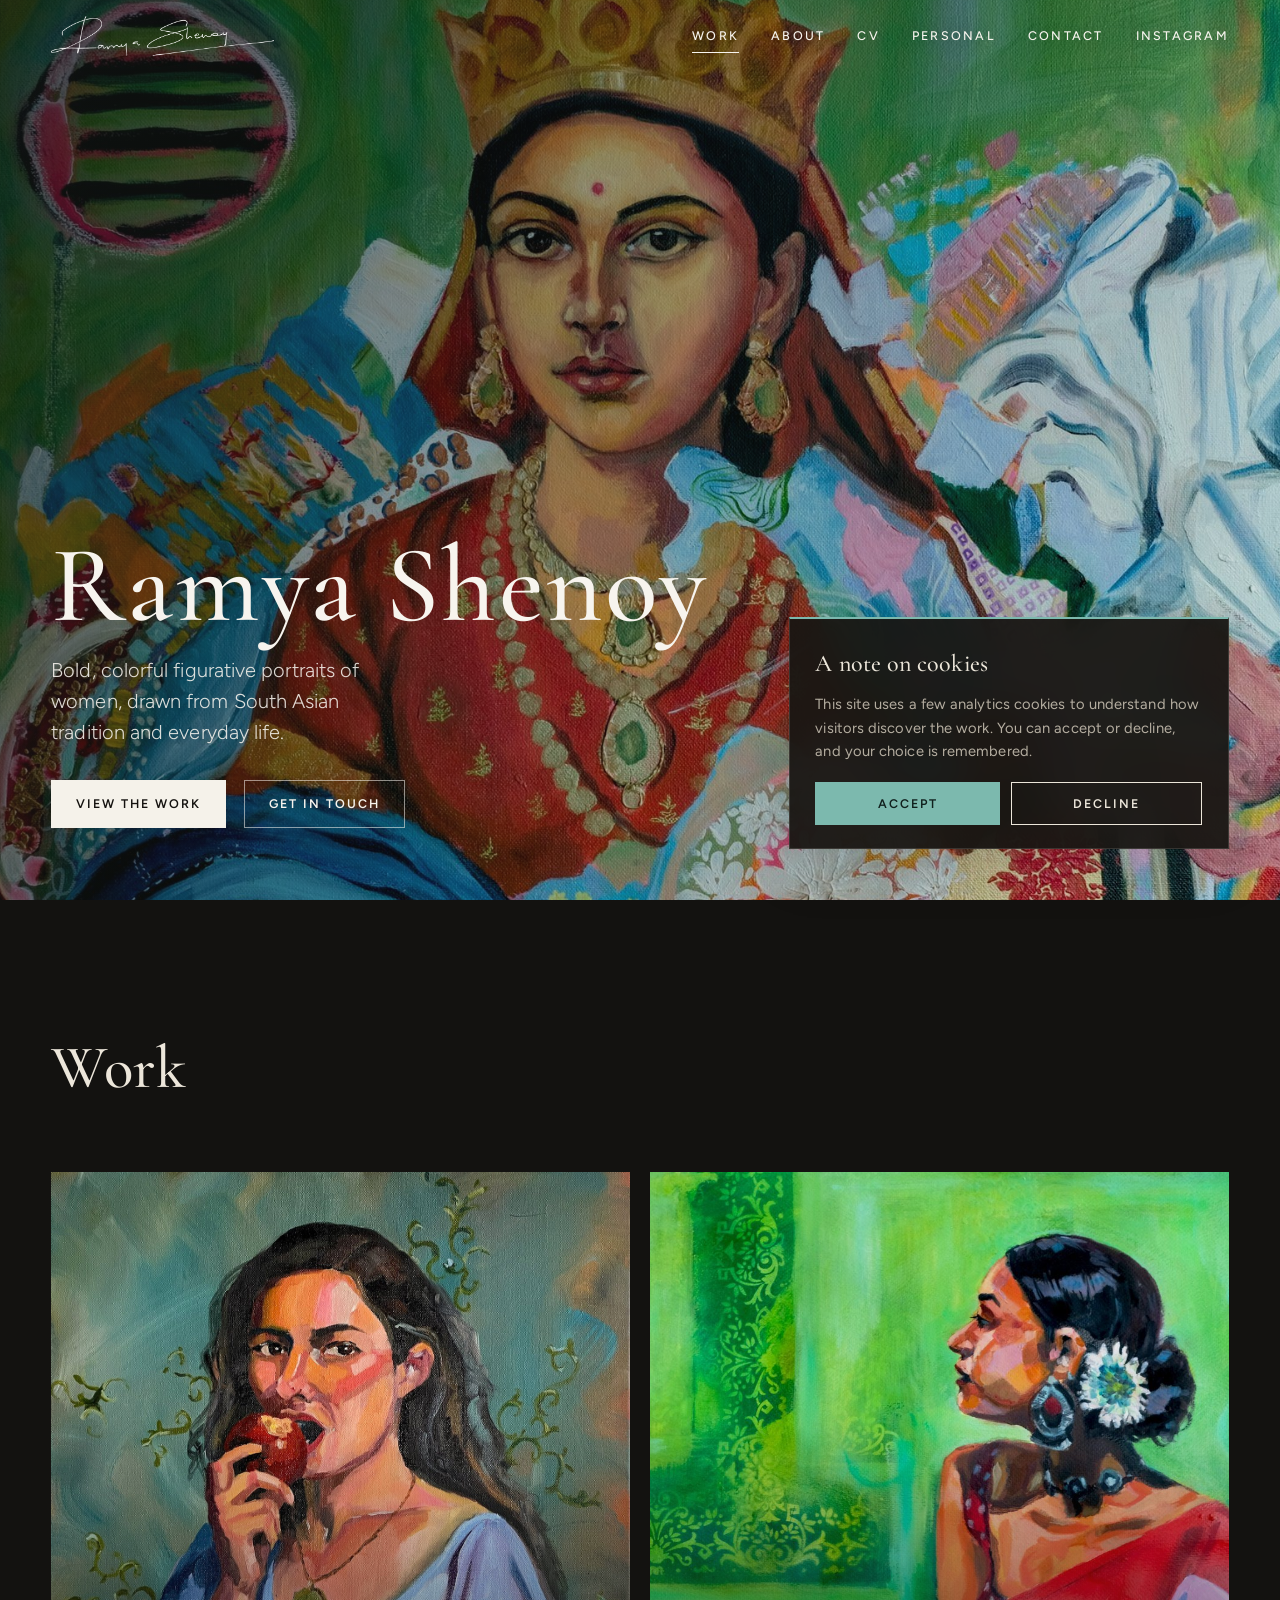
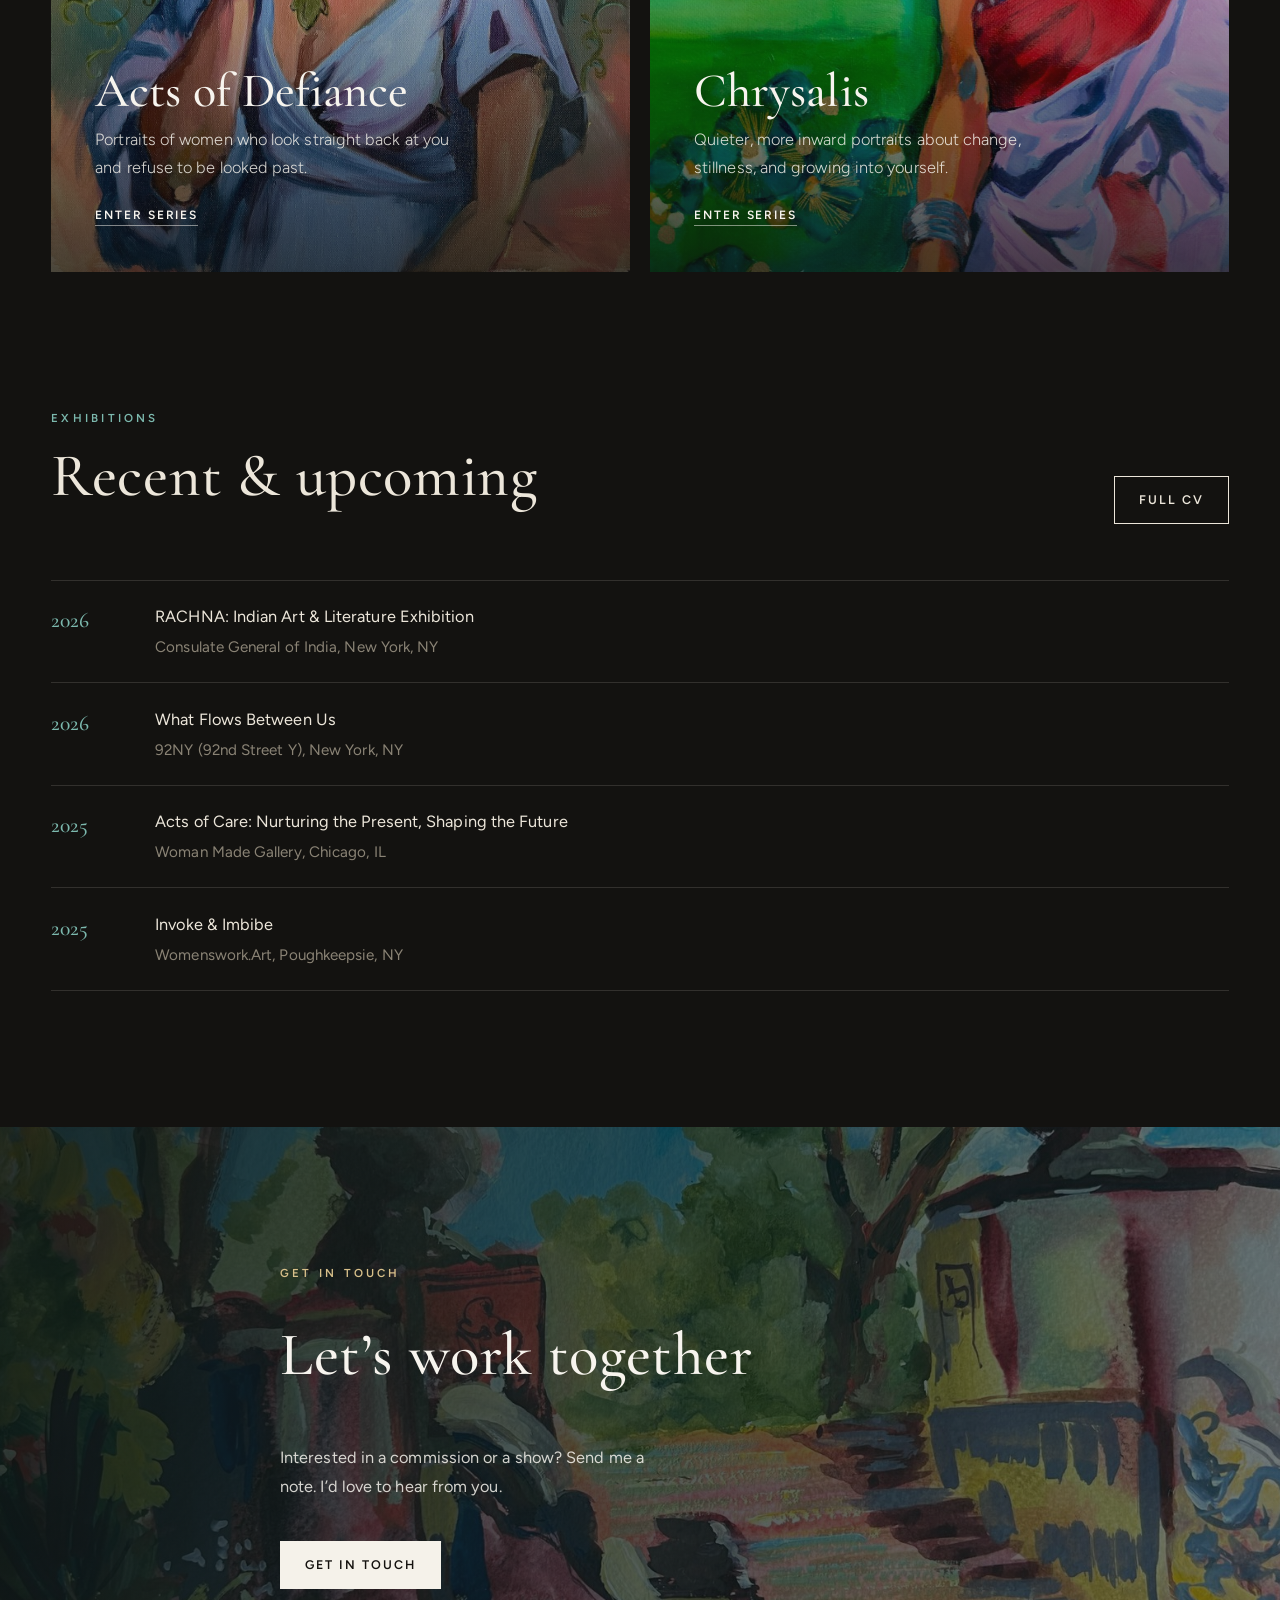
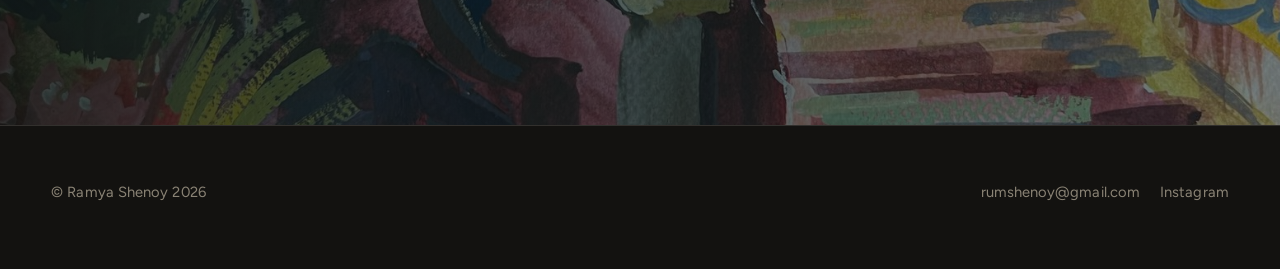
<file: index.html>
<!DOCTYPE html>
<html lang="en">
<head>
  <!-- Consent Mode defaults (must load before Google Tag Manager) -->
  <script>
    window.dataLayer = window.dataLayer || [];
    function gtag(){dataLayer.push(arguments);}
    gtag('consent', 'default', {
      ad_storage: 'denied',
      analytics_storage: 'denied',
      ad_user_data: 'denied',
      ad_personalization: 'denied',
      wait_for_update: 500
    });
  </script>
  <!-- Google Tag Manager -->
  <script>(function(w,d,s,l,i){w[l]=w[l]||[];w[l].push({'gtm.start':
  new Date().getTime(),event:'gtm.js'});var f=d.getElementsByTagName(s)[0],
  j=d.createElement(s),dl=l!='dataLayer'?'&l='+l:'';j.async=true;j.src=
  'https://www.googletagmanager.com/gtm.js?id='+i+dl;f.parentNode.insertBefore(j,f);
  })(window,document,'script','dataLayer','GTM-MD4LB9TM');</script>
  <!-- End Google Tag Manager -->

  <meta charset="utf-8"/>
  <meta name="viewport" content="width=device-width, initial-scale=1"/>
  <meta http-equiv="Content-Security-Policy" content="upgrade-insecure-requests">
  <title>Ramya Shenoy | Contemporary Figurative Painter</title>
  <meta name="description" content="Ramya Shenoy is a contemporary figurative painter exploring feminine defiance, cultural memory, and quiet transformation."/>
  <meta property="og:site_name" content="Ramya Shenoy"/>
  <meta property="og:type" content="website"/>
  <meta property="og:title" content="Ramya Shenoy | Contemporary Figurative Painter"/>
  <meta property="og:description" content="Bold, colorful figurative paintings of women, drawn from South Asian tradition and everyday life."/>
  <meta property="og:url" content="https://www.ramyashenoy.art/"/>
  <meta property="og:image" content="https://www.ramyashenoy.art/images/og-image.jpg"/>
  <meta property="og:image:width" content="1200"/>
  <meta property="og:image:height" content="630"/>
  <meta name="twitter:card" content="summary_large_image"/>
  <meta name="twitter:title" content="Ramya Shenoy | Contemporary Figurative Painter"/>
  <meta name="twitter:description" content="Bold, colorful figurative paintings of women, drawn from South Asian tradition and everyday life."/>
  <meta name="twitter:image" content="https://www.ramyashenoy.art/images/og-image.jpg"/>
  <link rel="canonical" href="https://www.ramyashenoy.art/"/>
  <link rel="icon" href="favicon.svg" type="image/svg+xml"/>
  <link rel="icon" href="favicon-32.png" sizes="32x32" type="image/png"/>
  <link rel="icon" href="favicon-16.png" sizes="16x16" type="image/png"/>
  <link rel="apple-touch-icon" href="apple-touch-icon.png"/>
  <link rel="stylesheet" href="style.css"/>
</head>
<body>
  <!-- Google Tag Manager (noscript) -->
  <noscript><iframe src="https://www.googletagmanager.com/ns.html?id=GTM-MD4LB9TM" height="0" width="0" style="display:none;visibility:hidden"></iframe></noscript>

  <header class="site-header is-over-hero">
    <a class="brand" href="index.html" aria-label="Ramya Shenoy home">
      <img class="brand-mark" src="images/signature.png" alt="Ramya Shenoy"/>
    </a>
    <button class="nav-toggle" type="button" aria-label="Open menu" aria-expanded="false">
      <span></span><span></span><span></span>
    </button>
    <nav class="site-nav" aria-label="Primary">
      <a class="nav-link" href="index.html" aria-current="page">Work</a>
      <a class="nav-link" href="about.html">About</a>
      <a class="nav-link" href="cv.html">CV</a>
      <a class="nav-link" href="personal.html">Personal</a>
      <a class="nav-link" href="contact.html">Contact</a>
      <a class="nav-link" href="https://www.instagram.com/ramyashenoy.art" target="_blank" rel="noopener">Instagram</a>
    </nav>
  </header>

  <main>
    <section class="hero">
      <div class="hero-media" aria-hidden="true">
        <img src="images/BecomingSovereign.jpg" alt=""/>
      </div>
      <div class="hero-scrim" aria-hidden="true"></div>
      <div class="hero-content">
        <h1 class="hero-brand">Ramya Shenoy</h1>
        <p class="hero-line">Bold, colorful figurative portraits of women, drawn from South Asian tradition and everyday life.</p>
        <div class="hero-actions">
          <a class="btn btn-primary" href="#series">View the work</a>
          <a class="btn btn-ghost" href="contact.html">Get in touch</a>
        </div>
      </div>
    </section>

    <section class="section" id="series">
      <div class="section-inner">
        <div class="section-head reveal">
          <h2 class="section-title">Work</h2>
        </div>

        <div class="series-grid">
          <a class="series-panel reveal" href="acts-of-defiance.html">
            <img src="images/I ate the apple and I liked it.jpg" alt="Acts of Defiance series cover"/>
            <div class="series-copy">
              <h3>Acts of Defiance</h3>
              <p>Portraits of women who look straight back at you and refuse to be looked past.</p>
              <span class="series-link">Enter series</span>
            </div>
          </a>
          <a class="series-panel reveal" href="chrysalis.html">
            <img src="images/chrysalis-cover.jpg" alt="Chrysalis series cover"/>
            <div class="series-copy">
              <h3>Chrysalis</h3>
              <p>Quieter, more inward portraits about change, stillness, and growing into yourself.</p>
              <span class="series-link">Enter series</span>
            </div>
          </a>
        </div>
      </div>
    </section>

    <section class="section" style="padding-top: 0;">
      <div class="section-inner reveal">
        <div class="section-head">
          <div>
            <p class="section-kicker">Exhibitions</p>
            <h2 class="section-title">Recent &amp; upcoming</h2>
          </div>
          <a class="btn btn-outline" href="cv.html">Full CV</a>
        </div>
        <ul class="exhibit-list">
          <li>
            <span class="exhibit-year">2026</span>
            <div>
              RACHNA: Indian Art &amp; Literature Exhibition
              <span class="exhibit-venue">Consulate General of India, New York, NY</span>
            </div>
          </li>
          <li>
            <span class="exhibit-year">2026</span>
            <div>
              <a href="https://www.92ny.org/culture-arts/school-of-the-arts/dance/m/what-flows-between-us-festival" target="_blank" rel="noopener">What Flows Between Us</a>
              <span class="exhibit-venue">92NY (92nd Street Y), New York, NY</span>
            </div>
          </li>
          <li>
            <span class="exhibit-year">2025</span>
            <div>
              <a href="https://womanmade.org/product-category/acts-of-care-nurturing-the-present-shaping-the-future/" target="_blank" rel="noopener">Acts of Care: Nurturing the Present, Shaping the Future</a>
              <span class="exhibit-venue">Woman Made Gallery, Chicago, IL</span>
            </div>
          </li>
          <li>
            <span class="exhibit-year">2025</span>
            <div>
              <a href="https://womenswork.art/upcoming-exhibits/" target="_blank" rel="noopener">Invoke &amp; Imbibe</a>
              <span class="exhibit-venue">Womenswork.Art, Poughkeepsie, NY</span>
            </div>
          </li>
        </ul>
      </div>
    </section>

    <section class="section contact-band">
      <div class="section-inner reveal">
        <p class="section-kicker">Get in touch</p>
        <h2 class="section-title">Let’s work together</h2>
        <p>Interested in a commission or a show? Send me a note. I’d love to hear from you.</p>
        <div>
          <a class="btn btn-primary" href="contact.html">Get in touch</a>
        </div>
      </div>
    </section>
  </main>

  <footer class="site-footer">
    <div class="footer-inner">
      <p>© Ramya Shenoy <span id="year">2026</span></p>
      <div class="footer-links">
        <a class="js-email" href="#">rumshenoy [at] gmail [dot] com</a>
        <a href="https://www.instagram.com/ramyashenoy.art" target="_blank" rel="noopener">Instagram</a>
      </div>
    </div>
  </footer>

  <script src="main.js"></script>
  <script>document.getElementById('year').textContent = new Date().getFullYear();</script>
</body>
</html>
</file>
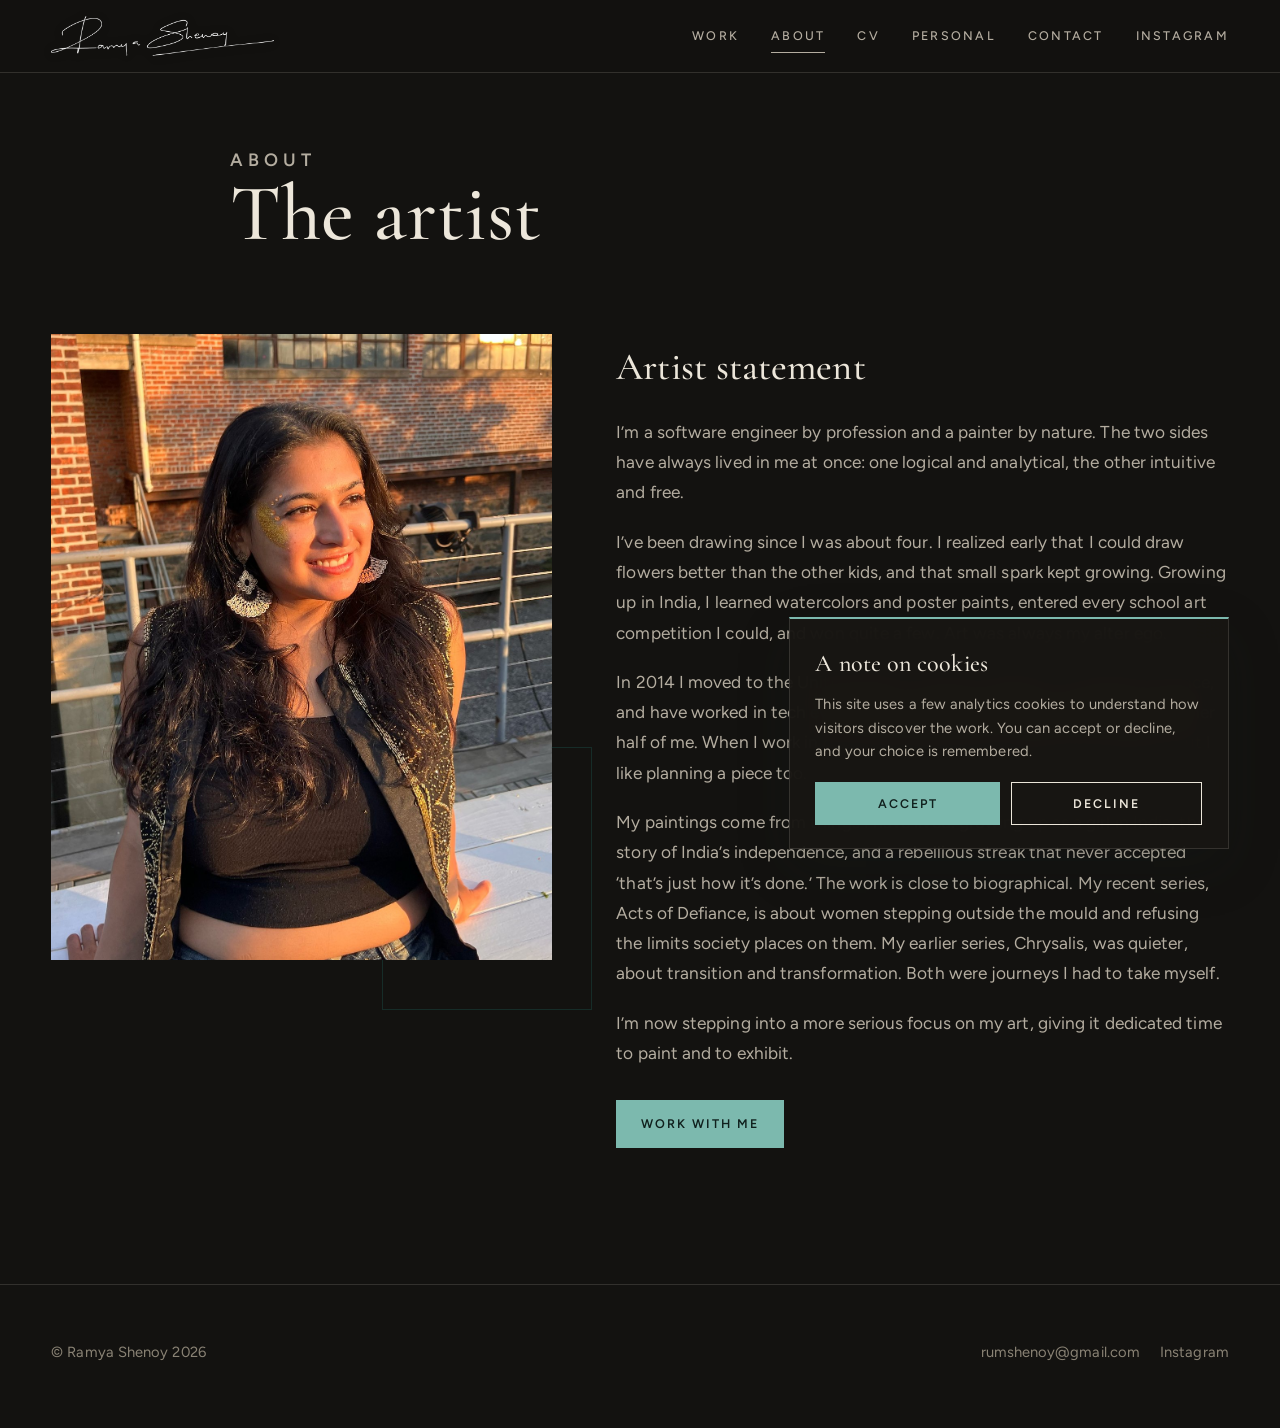
<file: about.html>
<!DOCTYPE html>
<html lang="en">
<head>
  <!-- Consent Mode defaults (must load before Google Tag Manager) -->
  <script>
    window.dataLayer = window.dataLayer || [];
    function gtag(){dataLayer.push(arguments);}
    gtag('consent', 'default', {
      ad_storage: 'denied',
      analytics_storage: 'denied',
      ad_user_data: 'denied',
      ad_personalization: 'denied',
      wait_for_update: 500
    });
  </script>
  <!-- Google Tag Manager -->
  <script>(function(w,d,s,l,i){w[l]=w[l]||[];w[l].push({'gtm.start':
  new Date().getTime(),event:'gtm.js'});var f=d.getElementsByTagName(s)[0],
  j=d.createElement(s),dl=l!='dataLayer'?'&l='+l:'';j.async=true;j.src=
  'https://www.googletagmanager.com/gtm.js?id='+i+dl;f.parentNode.insertBefore(j,f);
  })(window,document,'script','dataLayer','GTM-MD4LB9TM');</script>
  <!-- End Google Tag Manager -->

  <meta charset="utf-8"/>
  <meta name="viewport" content="width=device-width, initial-scale=1"/>
  <title>About | Ramya Shenoy</title>
  <meta name="description" content="Artist statement and biography of contemporary figurative painter Ramya Shenoy."/>
  <meta property="og:site_name" content="Ramya Shenoy"/>
  <meta property="og:type" content="website"/>
  <meta property="og:title" content="About | Ramya Shenoy"/>
  <meta property="og:description" content="Figurative painter and software engineer. The story behind the work, in her own words."/>
  <meta property="og:url" content="https://www.ramyashenoy.art/about.html"/>
  <meta property="og:image" content="https://www.ramyashenoy.art/images/og-image.jpg"/>
  <meta property="og:image:width" content="1200"/>
  <meta property="og:image:height" content="630"/>
  <meta name="twitter:card" content="summary_large_image"/>
  <meta name="twitter:title" content="About | Ramya Shenoy"/>
  <meta name="twitter:description" content="Figurative painter and software engineer. The story behind the work, in her own words."/>
  <meta name="twitter:image" content="https://www.ramyashenoy.art/images/og-image.jpg"/>
  <link rel="canonical" href="https://www.ramyashenoy.art/about.html"/>
  <link rel="icon" href="favicon.svg" type="image/svg+xml"/>
  <link rel="icon" href="favicon-32.png" sizes="32x32" type="image/png"/>
  <link rel="icon" href="favicon-16.png" sizes="16x16" type="image/png"/>
  <link rel="apple-touch-icon" href="apple-touch-icon.png"/>
  <link rel="stylesheet" href="style.css"/>
</head>
<body>
  <noscript><iframe src="https://www.googletagmanager.com/ns.html?id=GTM-MD4LB9TM" height="0" width="0" style="display:none;visibility:hidden"></iframe></noscript>

  <header class="site-header is-solid">
    <a class="brand" href="index.html" aria-label="Ramya Shenoy home">
      <img class="brand-mark" src="images/signature.png" alt="Ramya Shenoy"/>
    </a>
    <button class="nav-toggle" type="button" aria-label="Open menu" aria-expanded="false">
      <span></span><span></span><span></span>
    </button>
    <nav class="site-nav" aria-label="Primary">
      <a class="nav-link" href="index.html">Work</a>
      <a class="nav-link" href="about.html" aria-current="page">About</a>
      <a class="nav-link" href="cv.html">CV</a>
      <a class="nav-link" href="personal.html">Personal</a>
      <a class="nav-link" href="contact.html">Contact</a>
      <a class="nav-link" href="https://www.instagram.com/ramyashenoy.art" target="_blank" rel="noopener">Instagram</a>
    </nav>
  </header>

  <main>
    <section class="page-hero">
      <div class="section-inner reveal">
        <p class="section-kicker">About</p>
        <h1>The artist</h1>
      </div>
    </section>

    <section class="section" style="padding-top: 0;">
      <div class="section-inner about-layout">
        <div class="about-portrait reveal">
          <img src="images/bio.jpg" alt="Portrait of Ramya Shenoy"/>
        </div>
        <div class="about-copy reveal">
          <div class="statement">
            <h2>Artist statement</h2>
            <p>I’m a software engineer by profession and a painter by nature. The two sides have always lived in me at once: one logical and analytical, the other intuitive and free.</p>
            <p>I’ve been drawing since I was about four. I realized early that I could draw flowers better than the other kids, and that small spark kept growing. Growing up in India, I learned watercolors and poster paints, entered every school art competition I could, and won quite a few. Art was always my alter ego.</p>
            <p>In 2014 I moved to the United States, earned a master’s in computer science, and have worked in tech ever since, currently at Spotify. Painting is the other half of me. When I work in oils I lose track of time. I paint from intuition, but I like planning a piece too.</p>
            <p>My paintings come from things I have lived: growing up as a girl in India, the story of India’s independence, and a rebellious streak that never accepted ‘that’s just how it’s done.’ The work is close to biographical. My recent series, Acts of Defiance, is about women stepping outside the mould and refusing the limits society places on them. My earlier series, Chrysalis, was quieter, about transition and transformation. Both were journeys I had to take myself.</p>
            <p>I’m now stepping into a more serious focus on my art, giving it dedicated time to paint and to exhibit.</p>
          </div>

          <div style="margin-top: 2rem;">
            <a class="btn btn-solid" href="contact.html">Work with me</a>
          </div>
        </div>
      </div>
    </section>
  </main>

  <footer class="site-footer">
    <div class="footer-inner">
      <p>© Ramya Shenoy <span id="year">2026</span></p>
      <div class="footer-links">
        <a class="js-email" href="#">rumshenoy [at] gmail [dot] com</a>
        <a href="https://www.instagram.com/ramyashenoy.art" target="_blank" rel="noopener">Instagram</a>
      </div>
    </div>
  </footer>

  <script src="main.js"></script>
  <script>document.getElementById('year').textContent = new Date().getFullYear();</script>
</body>
</html>
</file>
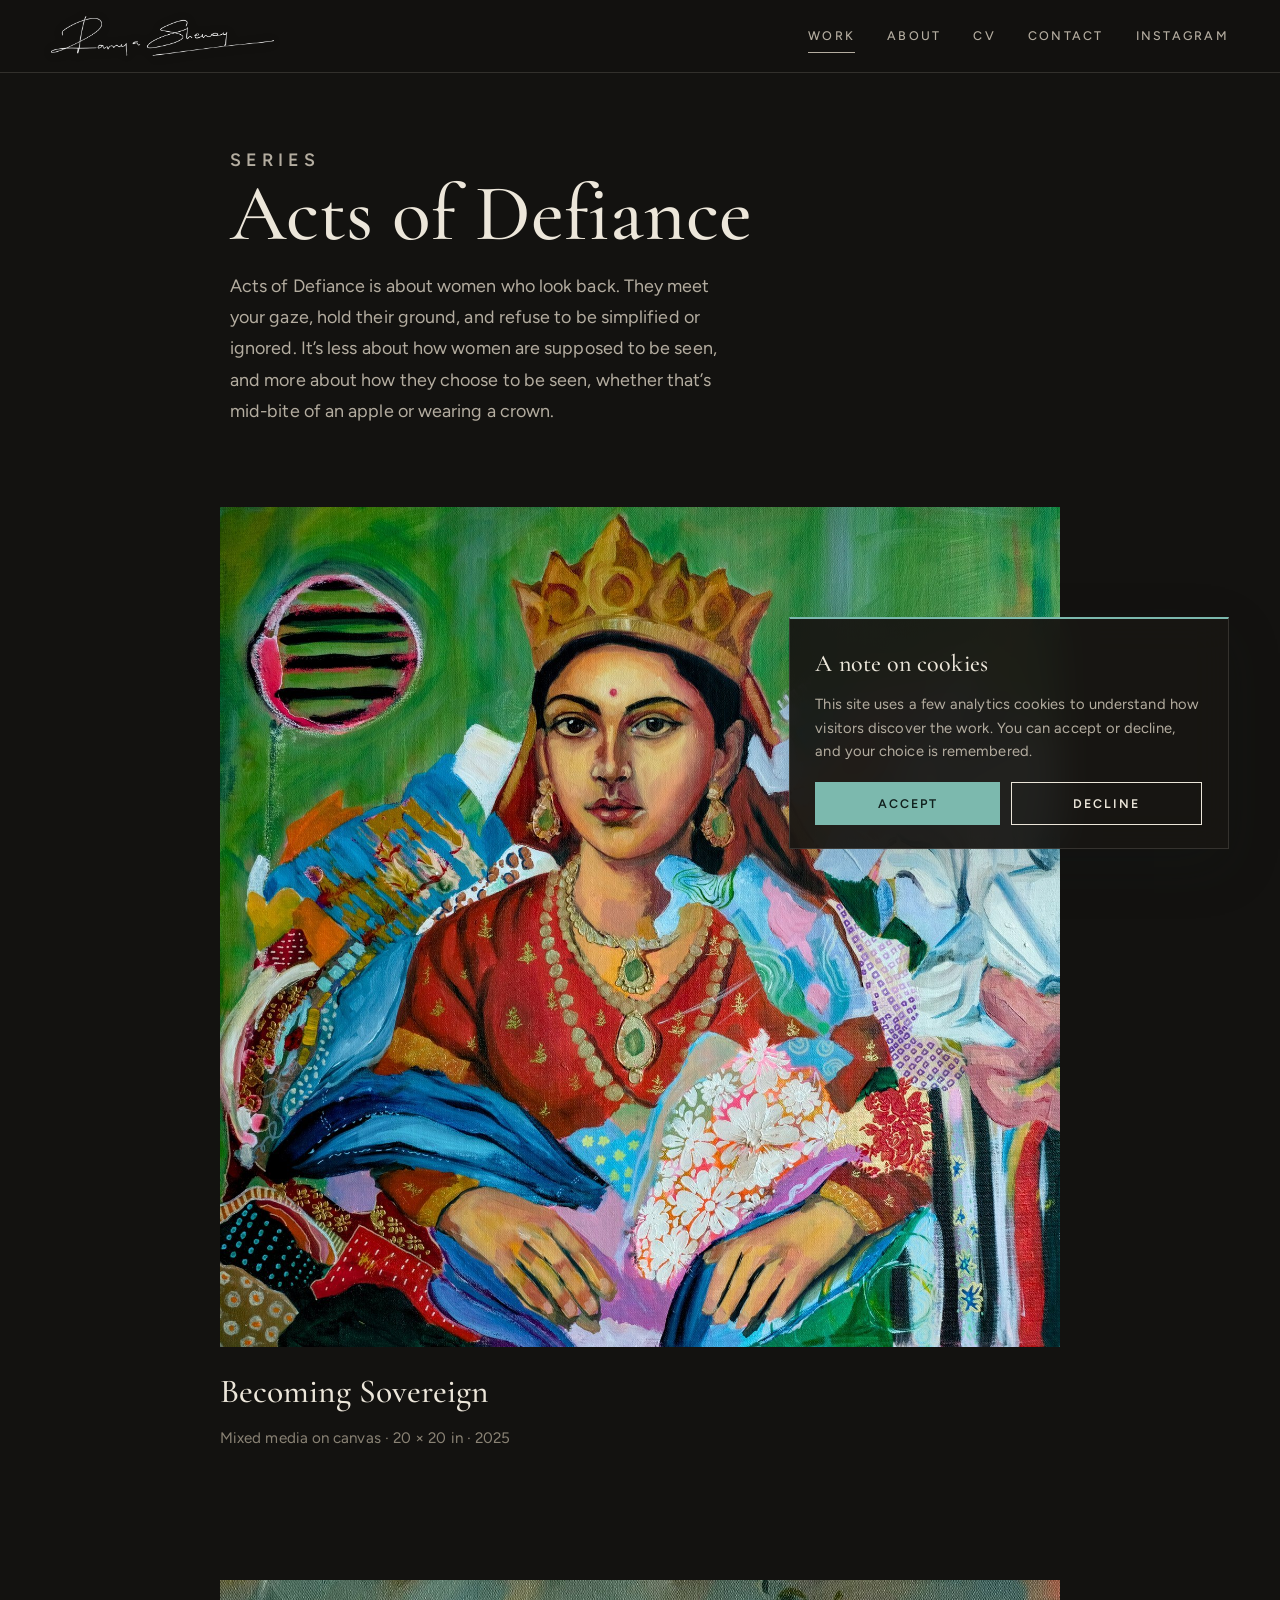
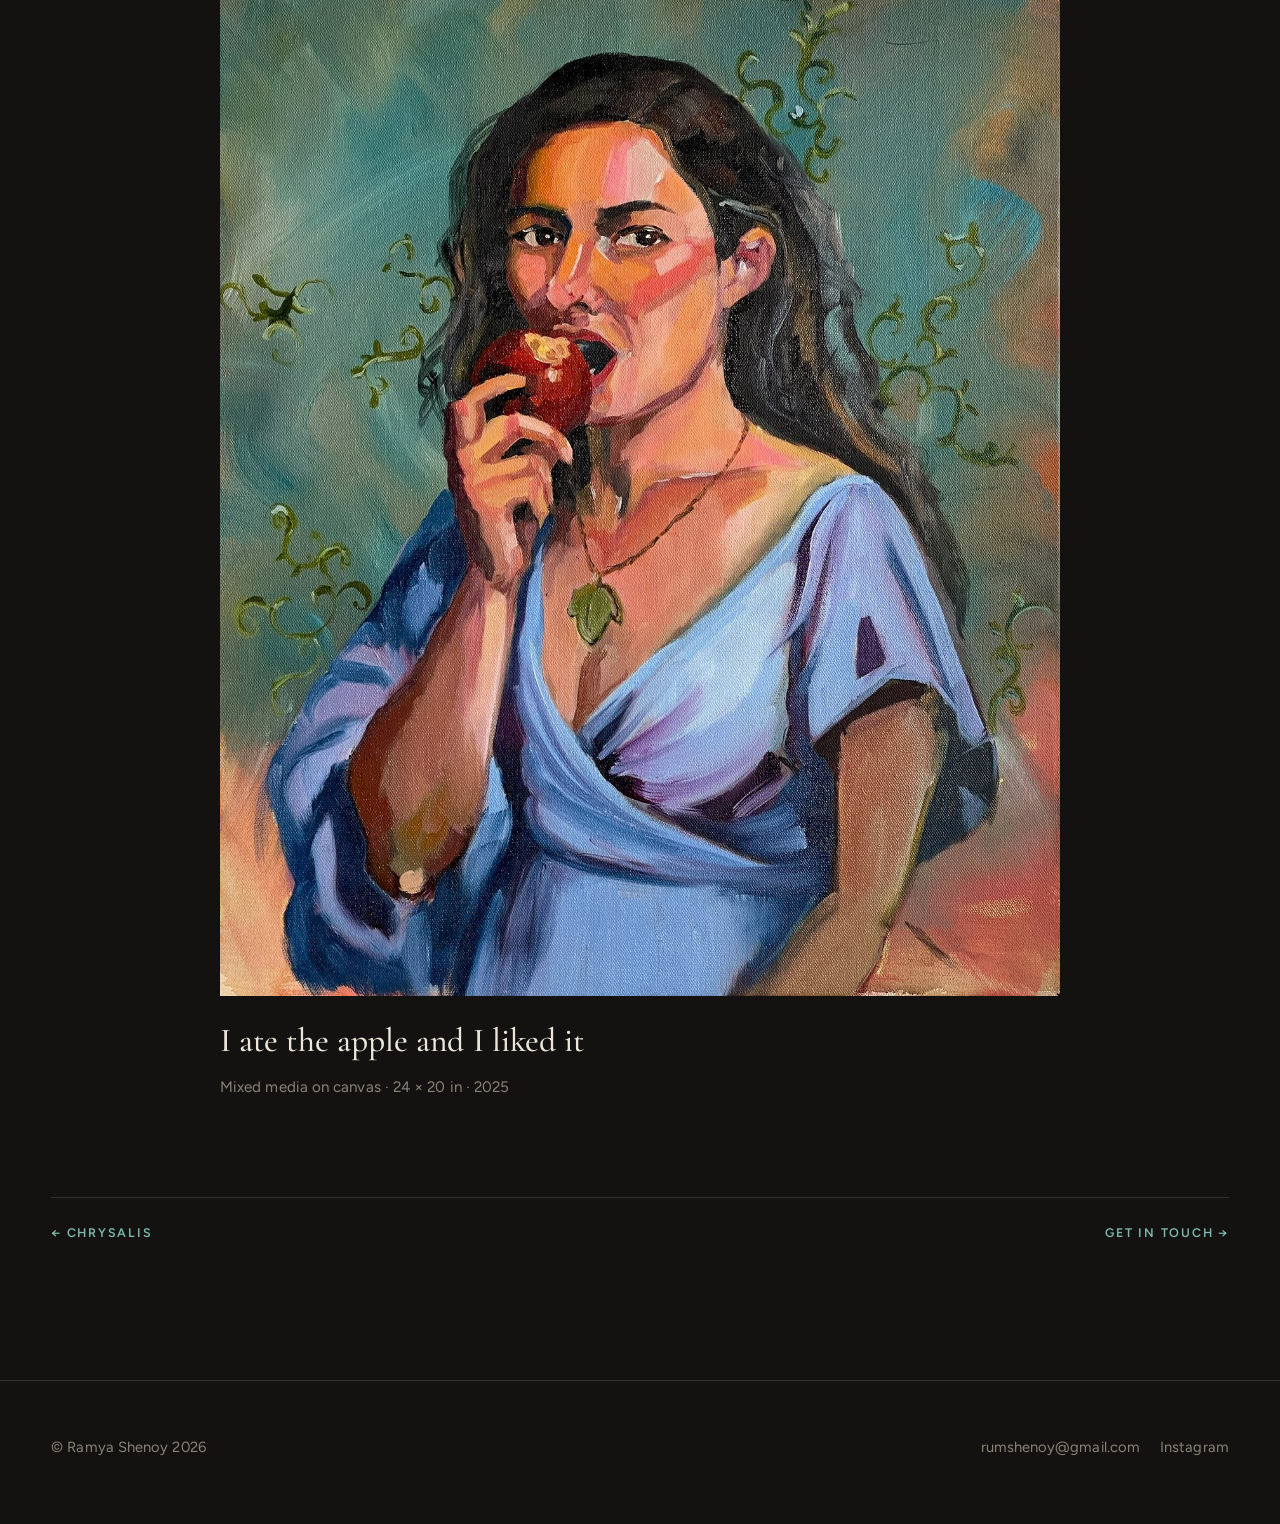
<file: acts-of-defiance.html>
<!DOCTYPE html>
<html lang="en">
<head>
  <!-- Consent Mode defaults (must load before Google Tag Manager) -->
  <script>
    window.dataLayer = window.dataLayer || [];
    function gtag(){dataLayer.push(arguments);}
    gtag('consent', 'default', {
      ad_storage: 'denied',
      analytics_storage: 'denied',
      ad_user_data: 'denied',
      ad_personalization: 'denied',
      wait_for_update: 500
    });
  </script>
  <!-- Google Tag Manager -->
  <script>(function(w,d,s,l,i){w[l]=w[l]||[];w[l].push({'gtm.start':
  new Date().getTime(),event:'gtm.js'});var f=d.getElementsByTagName(s)[0],
  j=d.createElement(s),dl=l!='dataLayer'?'&l='+l:'';j.async=true;j.src=
  'https://www.googletagmanager.com/gtm.js?id='+i+dl;f.parentNode.insertBefore(j,f);
  })(window,document,'script','dataLayer','GTM-MD4LB9TM');</script>
  <!-- End Google Tag Manager -->

  <meta charset="utf-8"/>
  <meta name="viewport" content="width=device-width, initial-scale=1"/>
  <title>Acts of Defiance | Ramya Shenoy</title>
  <meta name="description" content="Acts of Defiance: a portrait series on feminine agency and the right to be witnessed, by Ramya Shenoy."/>
  <meta property="og:site_name" content="Ramya Shenoy"/>
  <meta property="og:type" content="website"/>
  <meta property="og:title" content="Acts of Defiance | Ramya Shenoy"/>
  <meta property="og:description" content="Acts of Defiance: portraits of women who look back and refuse to be simplified."/>
  <meta property="og:url" content="https://www.ramyashenoy.art/acts-of-defiance.html"/>
  <meta property="og:image" content="https://www.ramyashenoy.art/images/og-image.jpg"/>
  <meta property="og:image:width" content="1200"/>
  <meta property="og:image:height" content="630"/>
  <meta name="twitter:card" content="summary_large_image"/>
  <meta name="twitter:title" content="Acts of Defiance | Ramya Shenoy"/>
  <meta name="twitter:description" content="Acts of Defiance: portraits of women who look back and refuse to be simplified."/>
  <meta name="twitter:image" content="https://www.ramyashenoy.art/images/og-image.jpg"/>
  <link rel="canonical" href="https://www.ramyashenoy.art/acts-of-defiance.html"/>
  <link rel="icon" href="favicon.svg" type="image/svg+xml"/>
  <link rel="icon" href="favicon-32.png" sizes="32x32" type="image/png"/>
  <link rel="icon" href="favicon-16.png" sizes="16x16" type="image/png"/>
  <link rel="apple-touch-icon" href="apple-touch-icon.png"/>
  <link rel="stylesheet" href="style.css"/>
</head>
<body>
  <noscript><iframe src="https://www.googletagmanager.com/ns.html?id=GTM-MD4LB9TM" height="0" width="0" style="display:none;visibility:hidden"></iframe></noscript>

  <header class="site-header is-solid">
    <a class="brand" href="index.html" aria-label="Ramya Shenoy home">
      <img class="brand-mark" src="images/signature.png" alt="Ramya Shenoy"/>
    </a>
    <button class="nav-toggle" type="button" aria-label="Open menu" aria-expanded="false">
      <span></span><span></span><span></span>
    </button>
    <nav class="site-nav" aria-label="Primary">
      <a class="nav-link" href="index.html" aria-current="page">Work</a>
      <a class="nav-link" href="about.html">About</a>
      <a class="nav-link" href="cv.html">CV</a>
      <a class="nav-link" href="contact.html">Contact</a>
      <a class="nav-link" href="https://www.instagram.com/ramyashenoy.art" target="_blank" rel="noopener">Instagram</a>
    </nav>
  </header>

  <main>
    <section class="page-hero">
      <div class="section-inner series-intro reveal">
        <p class="section-kicker">Series</p>
        <h1>Acts of Defiance</h1>
        <p>Acts of Defiance is about women who look back. They meet your gaze, hold their ground, and refuse to be simplified or ignored. It’s less about how women are supposed to be seen, and more about how they choose to be seen, whether that’s mid-bite of an apple or wearing a crown.</p>
      </div>
    </section>

    <section class="section" style="padding-top: 0;">
      <div class="artwork-stack">
        <figure class="artwork">
          <a
            class="artwork-link"
            href="images/BecomingSovereign.jpg"
            data-lightbox
            data-title="Becoming Sovereign. Mixed media on canvas, 20×20 in, 2025"
          >
            <img loading="lazy" src="images/BecomingSovereign.jpg" alt="Becoming Sovereign"/>
          </a>
          <figcaption>
            <h2>Becoming Sovereign</h2>
            <p>Mixed media on canvas · 20 × 20 in · 2025</p>
          </figcaption>
        </figure>

        <figure class="artwork">
          <a
            class="artwork-link"
            href="images/I ate the apple and I liked it.jpg"
            data-lightbox
            data-title="I ate the apple and I liked it. Mixed media on canvas, 24×20 in, 2025"
          >
            <img loading="lazy" src="images/I ate the apple and I liked it.jpg" alt="I ate the apple and I liked it"/>
          </a>
          <figcaption>
            <h2>I ate the apple and I liked it</h2>
            <p>Mixed media on canvas · 24 × 20 in · 2025</p>
          </figcaption>
        </figure>
      </div>

      <div class="section-inner">
        <div class="series-nav">
          <a href="chrysalis.html">← Chrysalis</a>
          <a href="contact.html">Get in touch →</a>
        </div>
      </div>
    </section>
  </main>

  <footer class="site-footer">
    <div class="footer-inner">
      <p>© Ramya Shenoy <span id="year">2026</span></p>
      <div class="footer-links">
        <a class="js-email" href="#">rumshenoy [at] gmail [dot] com</a>
        <a href="https://www.instagram.com/ramyashenoy.art" target="_blank" rel="noopener">Instagram</a>
      </div>
    </div>
  </footer>

  <script src="main.js"></script>
  <script>document.getElementById('year').textContent = new Date().getFullYear();</script>
</body>
</html>
</file>
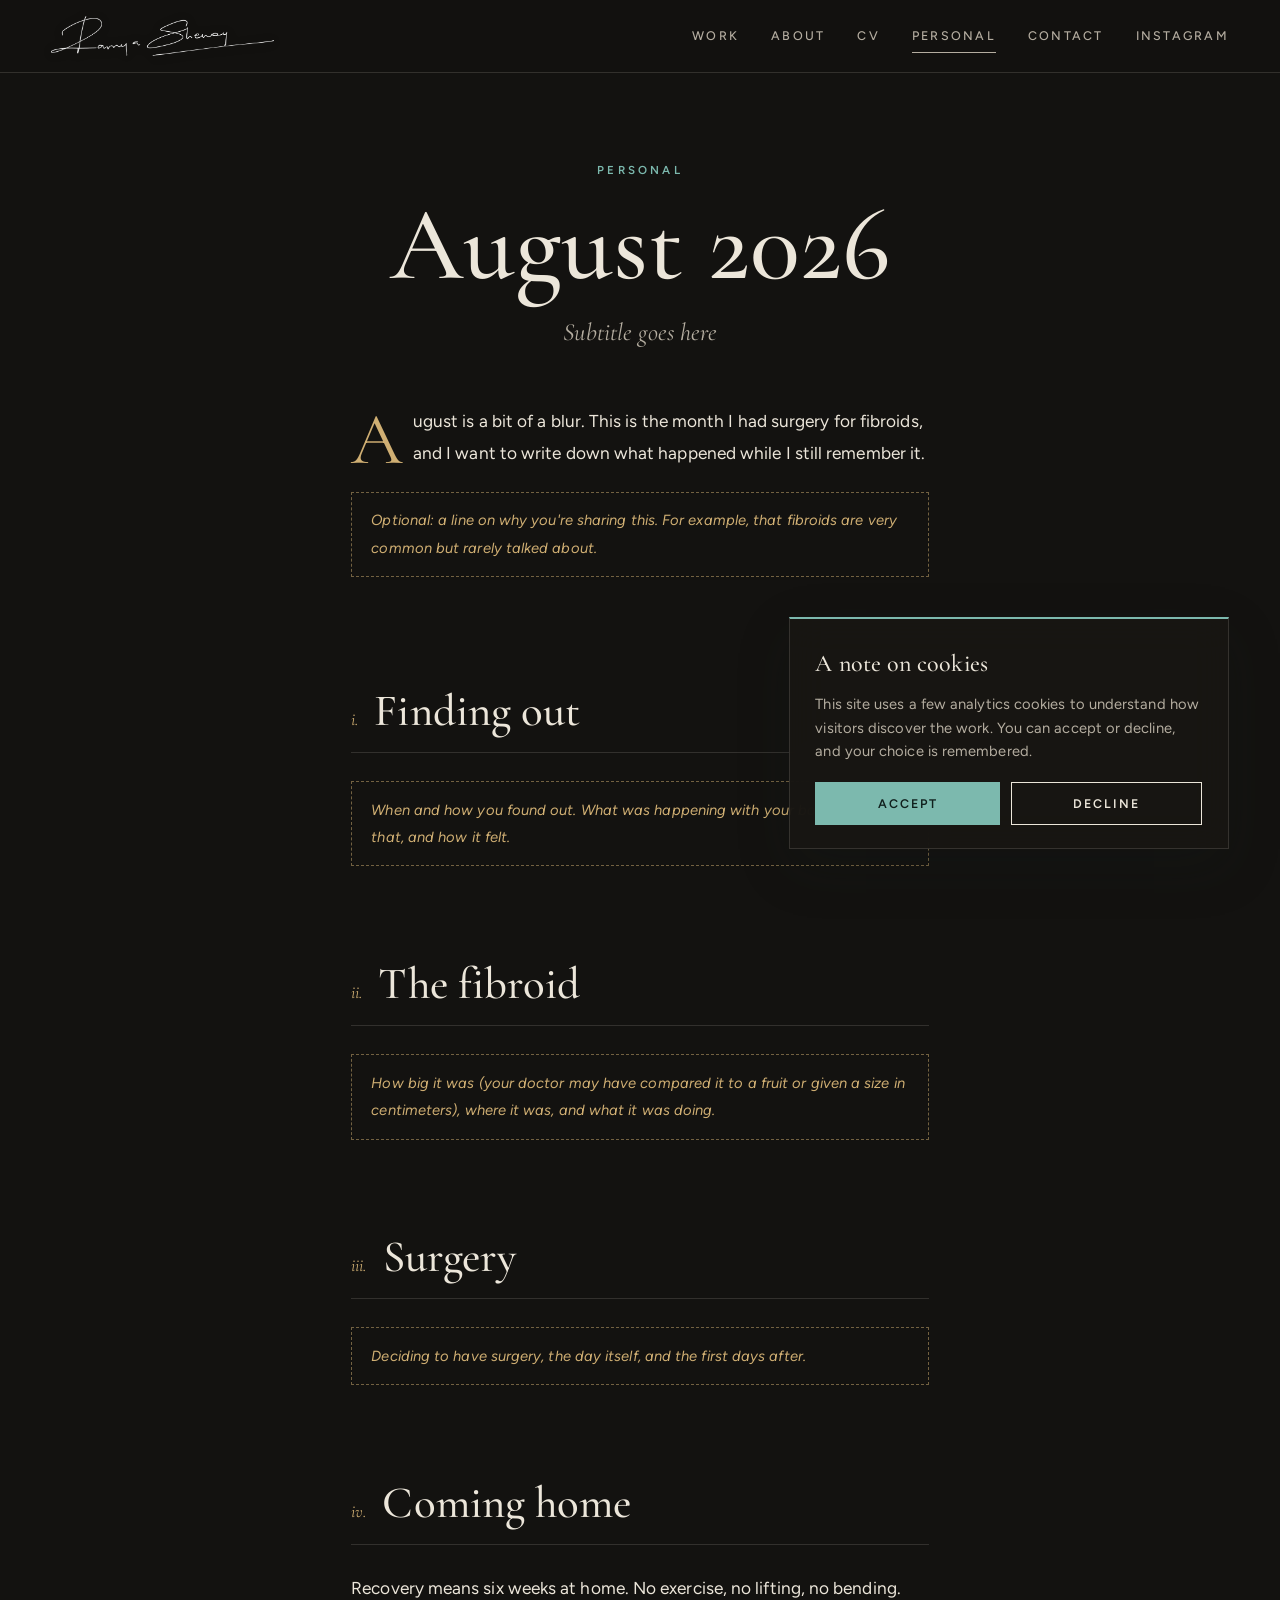
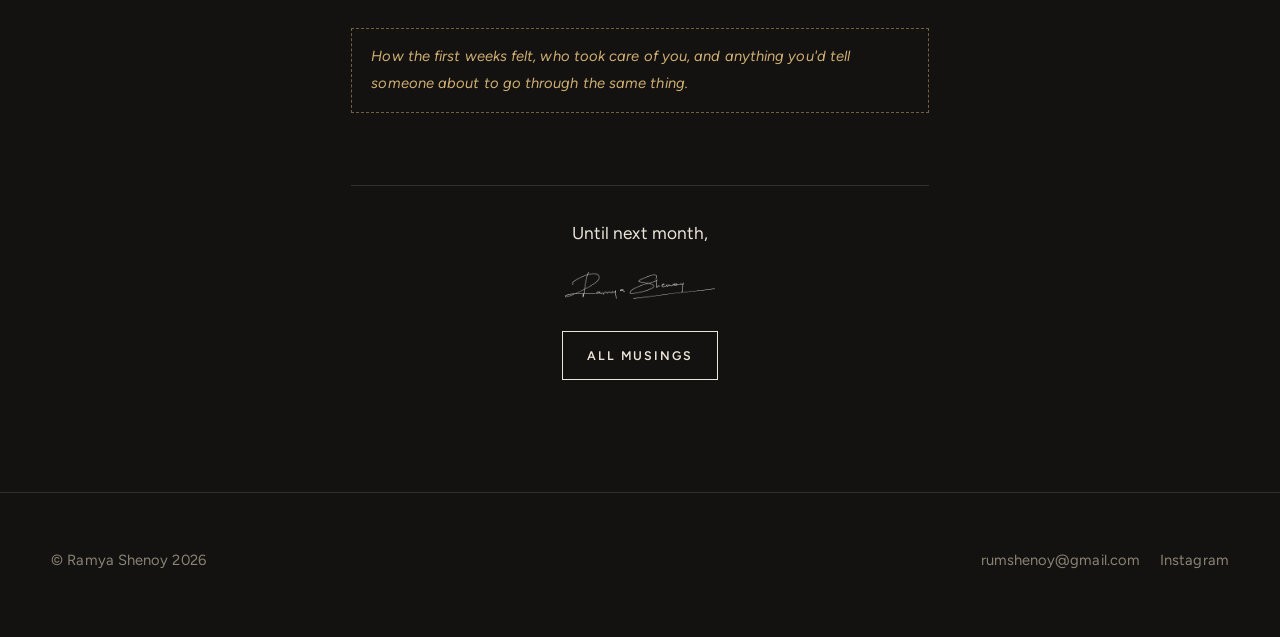
<file: august-2026.html>
<!DOCTYPE html>
<html lang="en">
<head>
  <!-- Consent Mode defaults (must load before Google Tag Manager) -->
  <script>
    window.dataLayer = window.dataLayer || [];
    function gtag(){dataLayer.push(arguments);}
    gtag('consent', 'default', {
      ad_storage: 'denied',
      analytics_storage: 'denied',
      ad_user_data: 'denied',
      ad_personalization: 'denied',
      wait_for_update: 500
    });
  </script>
  <!-- Google Tag Manager -->
  <script>(function(w,d,s,l,i){w[l]=w[l]||[];w[l].push({'gtm.start':
  new Date().getTime(),event:'gtm.js'});var f=d.getElementsByTagName(s)[0],
  j=d.createElement(s),dl=l!='dataLayer'?'&l='+l:'';j.async=true;j.src=
  'https://www.googletagmanager.com/gtm.js?id='+i+dl;f.parentNode.insertBefore(j,f);
  })(window,document,'script','dataLayer','GTM-MD4LB9TM');</script>
  <!-- End Google Tag Manager -->

  <meta charset="utf-8"/>
  <meta name="viewport" content="width=device-width, initial-scale=1"/>
  <title>August 2026 | Ramya Shenoy</title>
  <meta name="description" content="Fibroid surgery, and what August was like."/>
  <meta property="og:site_name" content="Ramya Shenoy"/>
  <meta property="og:type" content="article"/>
  <meta property="og:title" content="August 2026 | Ramya Shenoy"/>
  <meta property="og:description" content="Fibroid surgery, and what August was like."/>
  <meta property="og:url" content="https://www.ramyashenoy.art/august-2026.html"/>
  <meta property="og:image" content="https://www.ramyashenoy.art/images/og-image.jpg"/>
  <meta property="og:image:width" content="1200"/>
  <meta property="og:image:height" content="630"/>
  <meta name="twitter:card" content="summary_large_image"/>
  <meta name="twitter:title" content="August 2026 | Ramya Shenoy"/>
  <meta name="twitter:description" content="Fibroid surgery, and what August was like."/>
  <meta name="twitter:image" content="https://www.ramyashenoy.art/images/og-image.jpg"/>
  <link rel="canonical" href="https://www.ramyashenoy.art/august-2026.html"/>
  <link rel="icon" href="favicon.svg" type="image/svg+xml"/>
  <link rel="icon" href="favicon-32.png" sizes="32x32" type="image/png"/>
  <link rel="icon" href="favicon-16.png" sizes="16x16" type="image/png"/>
  <link rel="apple-touch-icon" href="apple-touch-icon.png"/>
  <link rel="stylesheet" href="style.css"/>
</head>
<body>
  <noscript><iframe src="https://www.googletagmanager.com/ns.html?id=GTM-MD4LB9TM" height="0" width="0" style="display:none;visibility:hidden"></iframe></noscript>

  <header class="site-header is-solid">
    <a class="brand" href="index.html" aria-label="Ramya Shenoy home">
      <img class="brand-mark" src="images/signature.png" alt="Ramya Shenoy"/>
    </a>
    <button class="nav-toggle" type="button" aria-label="Open menu" aria-expanded="false">
      <span></span><span></span><span></span>
    </button>
    <nav class="site-nav" aria-label="Primary">
      <a class="nav-link" href="index.html">Work</a>
      <a class="nav-link" href="about.html">About</a>
      <a class="nav-link" href="cv.html">CV</a>
      <a class="nav-link" href="personal.html" aria-current="page">Personal</a>
      <a class="nav-link" href="contact.html">Contact</a>
      <a class="nav-link" href="https://www.instagram.com/ramyashenoy.art" target="_blank" rel="noopener">Instagram</a>
    </nav>
  </header>

  <main>
    <header class="post-hero">
      <div class="reveal">
        <p class="section-kicker">Personal</p>
        <h1>August 2026</h1>
        <p class="post-dek">Subtitle goes here</p>
      </div>
    </header>

    <article class="post-body">
      <div class="post-preface reveal">
        <p>August is a bit of a blur. This is the month I had surgery for fibroids, and I want to write down what happened while I still remember it.</p>
        <p class="draft-note">Optional: a line on why you're sharing this. For example, that fibroids are very common but rarely talked about.</p>
      </div>

      <section class="post-section reveal">
        <div class="post-section-head">
          <span class="post-section-num">i.</span>
          <h2>Finding out</h2>
        </div>
        <p class="draft-note">When and how you found out. What was happening with your body before that, and how it felt.</p>
      </section>

      <section class="post-section reveal">
        <div class="post-section-head">
          <span class="post-section-num">ii.</span>
          <h2>The fibroid</h2>
        </div>
        <p class="draft-note">How big it was (your doctor may have compared it to a fruit or given a size in centimeters), where it was, and what it was doing.</p>
      </section>

      <section class="post-section reveal">
        <div class="post-section-head">
          <span class="post-section-num">iii.</span>
          <h2>Surgery</h2>
        </div>
        <p class="draft-note">Deciding to have surgery, the day itself, and the first days after.</p>
      </section>

      <section class="post-section reveal">
        <div class="post-section-head">
          <span class="post-section-num">iv.</span>
          <h2>Coming home</h2>
        </div>
        <p>Recovery means six weeks at home. No exercise, no lifting, no bending.</p>
        <p class="draft-note">How the first weeks felt, who took care of you, and anything you'd tell someone about to go through the same thing.</p>
      </section>

      <div class="post-signoff">
        <p>Until next month,</p>
        <img src="images/signature.png" alt="Ramya"/>
        <a class="btn btn-outline" href="personal.html">All musings</a>
      </div>
    </article>
  </main>

  <footer class="site-footer">
    <div class="footer-inner">
      <p>© Ramya Shenoy <span id="year">2026</span></p>
      <div class="footer-links">
        <a class="js-email" href="#">rumshenoy [at] gmail [dot] com</a>
        <a href="https://www.instagram.com/ramyashenoy.art" target="_blank" rel="noopener">Instagram</a>
      </div>
    </div>
  </footer>

  <script src="main.js"></script>
  <script>document.getElementById('year').textContent = new Date().getFullYear();</script>
</body>
</html>
</file>
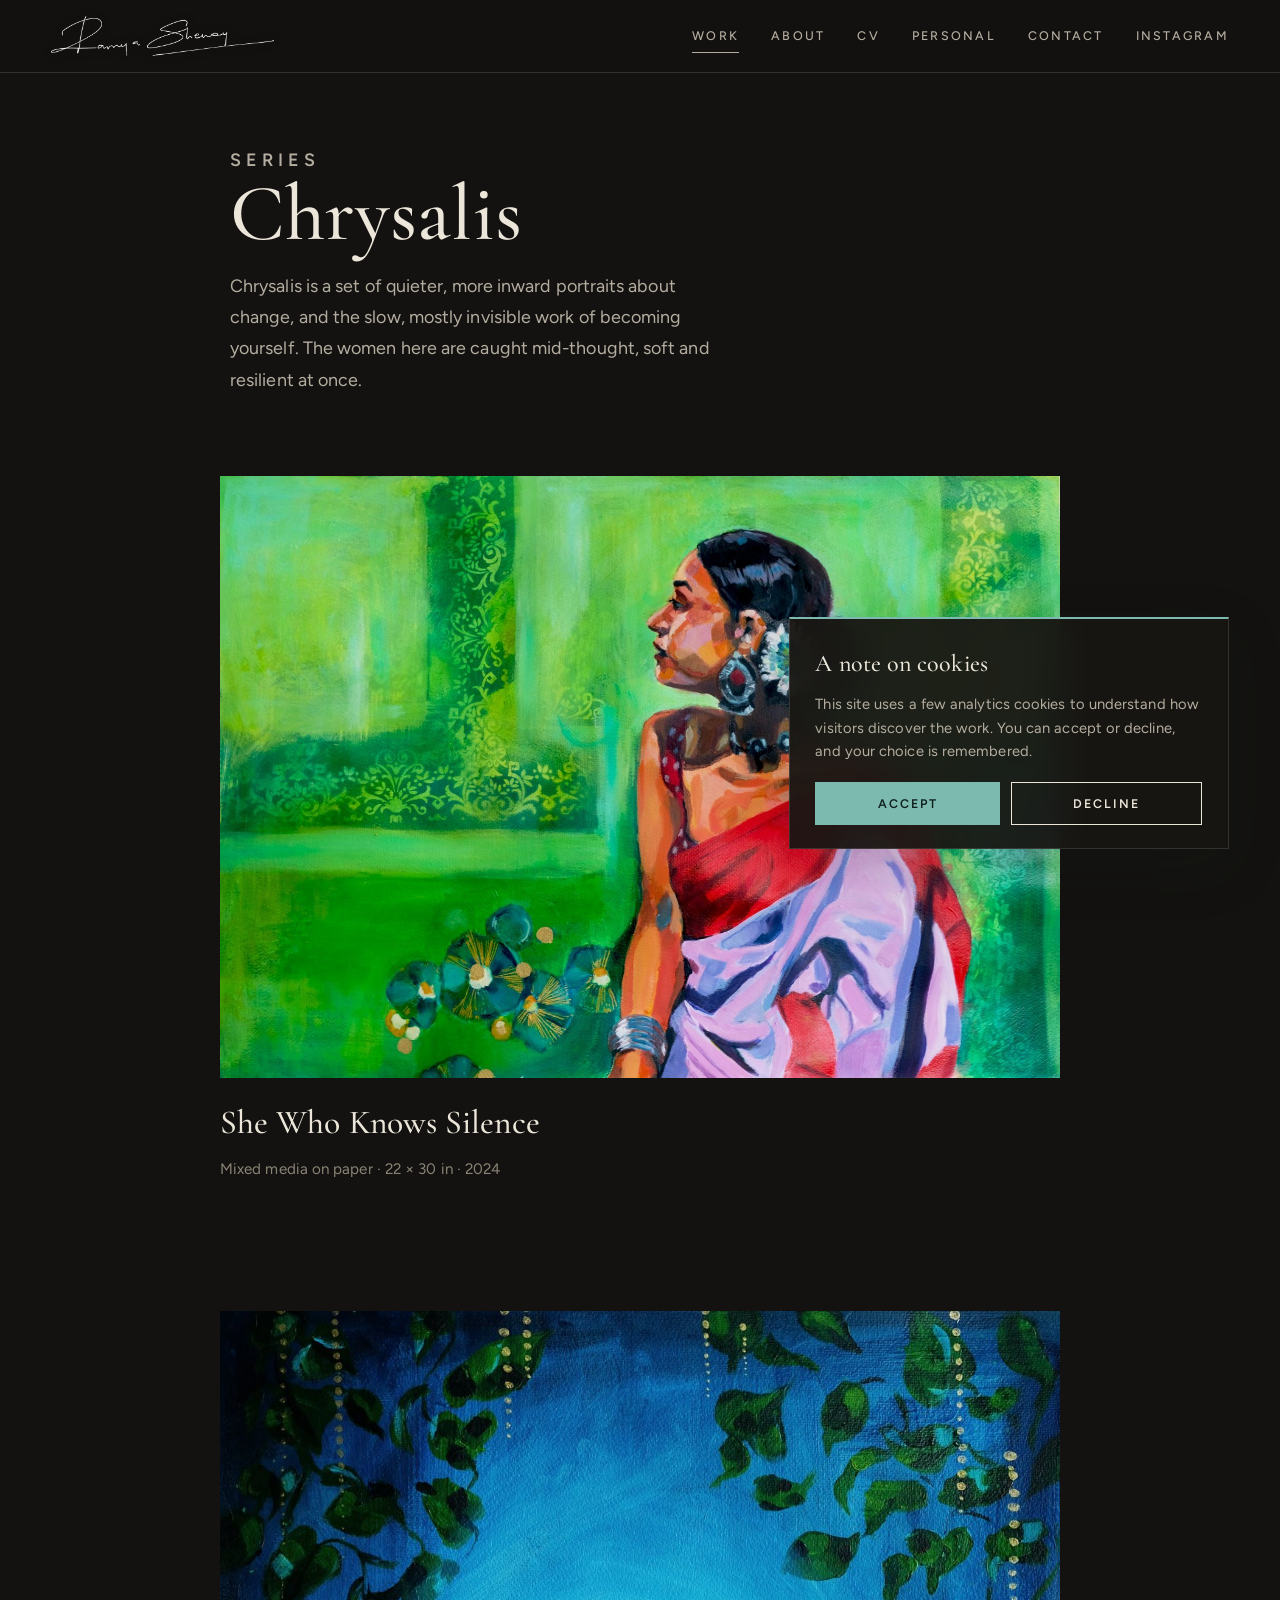
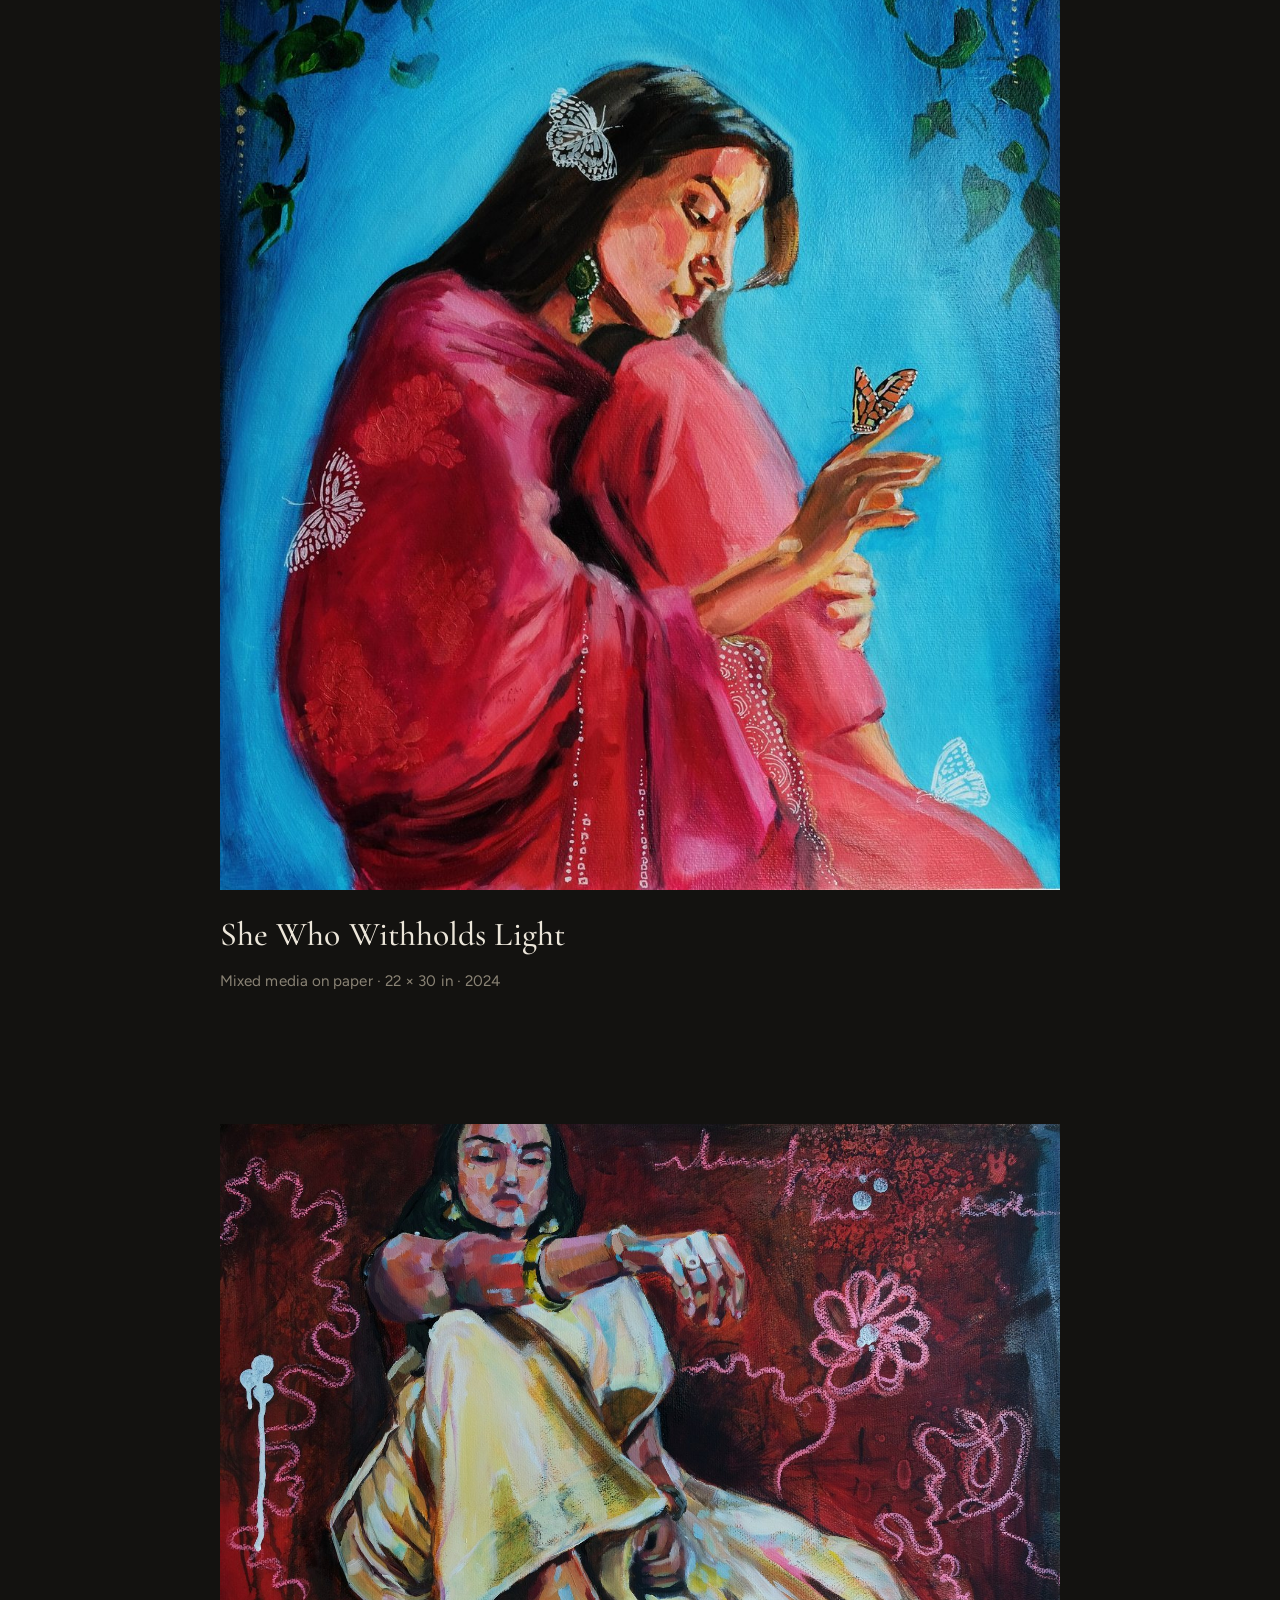
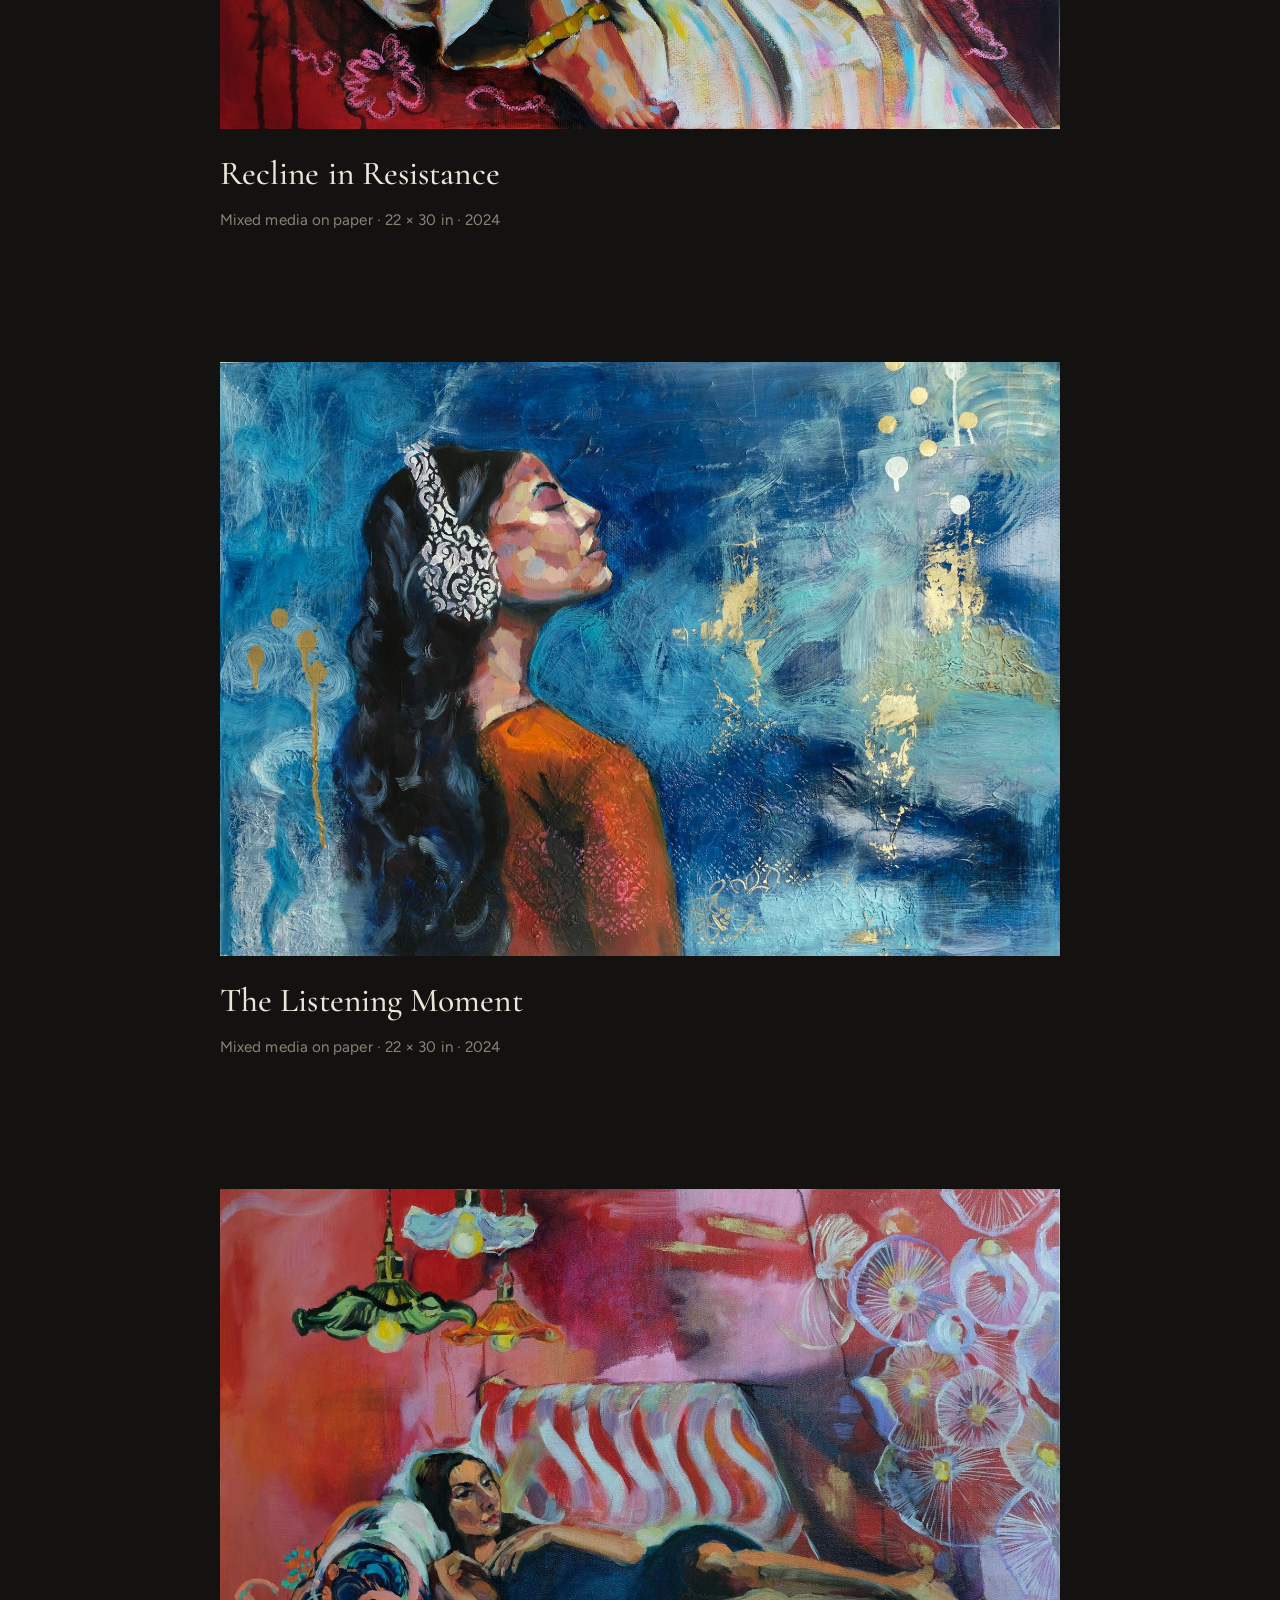
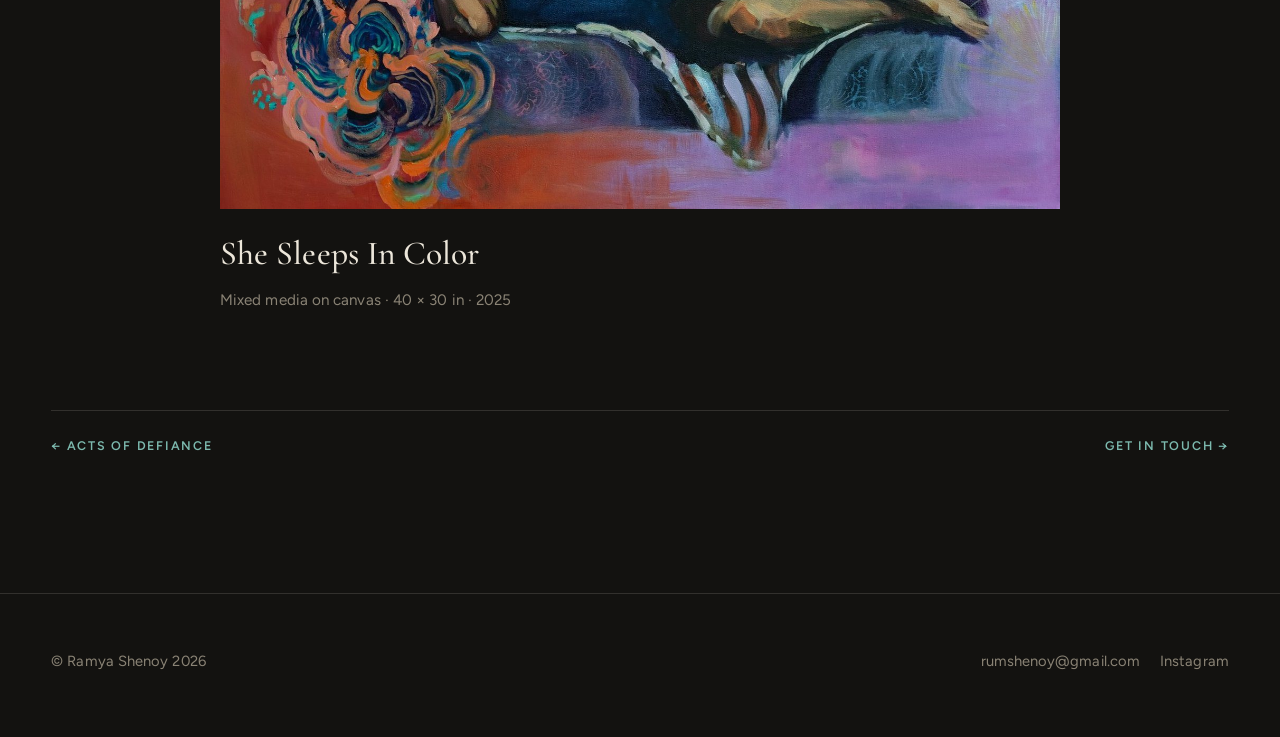
<file: chrysalis.html>
<!DOCTYPE html>
<html lang="en">
<head>
  <!-- Consent Mode defaults (must load before Google Tag Manager) -->
  <script>
    window.dataLayer = window.dataLayer || [];
    function gtag(){dataLayer.push(arguments);}
    gtag('consent', 'default', {
      ad_storage: 'denied',
      analytics_storage: 'denied',
      ad_user_data: 'denied',
      ad_personalization: 'denied',
      wait_for_update: 500
    });
  </script>
  <!-- Google Tag Manager -->
  <script>(function(w,d,s,l,i){w[l]=w[l]||[];w[l].push({'gtm.start':
  new Date().getTime(),event:'gtm.js'});var f=d.getElementsByTagName(s)[0],
  j=d.createElement(s),dl=l!='dataLayer'?'&l='+l:'';j.async=true;j.src=
  'https://www.googletagmanager.com/gtm.js?id='+i+dl;f.parentNode.insertBefore(j,f);
  })(window,document,'script','dataLayer','GTM-MD4LB9TM');</script>
  <!-- End Google Tag Manager -->

  <meta charset="utf-8"/>
  <meta name="viewport" content="width=device-width, initial-scale=1"/>
  <title>Chrysalis | Ramya Shenoy</title>
  <meta name="description" content="Chrysalis: a series of intimate portraits exploring transformation, softness, and resilience by Ramya Shenoy."/>
  <meta property="og:site_name" content="Ramya Shenoy"/>
  <meta property="og:type" content="website"/>
  <meta property="og:title" content="Chrysalis | Ramya Shenoy"/>
  <meta property="og:description" content="Chrysalis: a series of quiet, inward portraits about change and transformation."/>
  <meta property="og:url" content="https://www.ramyashenoy.art/chrysalis.html"/>
  <meta property="og:image" content="https://www.ramyashenoy.art/images/og-image.jpg"/>
  <meta property="og:image:width" content="1200"/>
  <meta property="og:image:height" content="630"/>
  <meta name="twitter:card" content="summary_large_image"/>
  <meta name="twitter:title" content="Chrysalis | Ramya Shenoy"/>
  <meta name="twitter:description" content="Chrysalis: a series of quiet, inward portraits about change and transformation."/>
  <meta name="twitter:image" content="https://www.ramyashenoy.art/images/og-image.jpg"/>
  <link rel="canonical" href="https://www.ramyashenoy.art/chrysalis.html"/>
  <link rel="icon" href="favicon.svg" type="image/svg+xml"/>
  <link rel="icon" href="favicon-32.png" sizes="32x32" type="image/png"/>
  <link rel="icon" href="favicon-16.png" sizes="16x16" type="image/png"/>
  <link rel="apple-touch-icon" href="apple-touch-icon.png"/>
  <link rel="stylesheet" href="style.css"/>
</head>
<body>
  <noscript><iframe src="https://www.googletagmanager.com/ns.html?id=GTM-MD4LB9TM" height="0" width="0" style="display:none;visibility:hidden"></iframe></noscript>

  <header class="site-header is-solid">
    <a class="brand" href="index.html" aria-label="Ramya Shenoy home">
      <img class="brand-mark" src="images/signature.png" alt="Ramya Shenoy"/>
    </a>
    <button class="nav-toggle" type="button" aria-label="Open menu" aria-expanded="false">
      <span></span><span></span><span></span>
    </button>
    <nav class="site-nav" aria-label="Primary">
      <a class="nav-link" href="index.html" aria-current="page">Work</a>
      <a class="nav-link" href="about.html">About</a>
      <a class="nav-link" href="cv.html">CV</a>
      <a class="nav-link" href="personal.html">Personal</a>
      <a class="nav-link" href="contact.html">Contact</a>
      <a class="nav-link" href="https://www.instagram.com/ramyashenoy.art" target="_blank" rel="noopener">Instagram</a>
    </nav>
  </header>

  <main>
    <section class="page-hero">
      <div class="section-inner series-intro reveal">
        <p class="section-kicker">Series</p>
        <h1>Chrysalis</h1>
        <p>Chrysalis is a set of quieter, more inward portraits about change, and the slow, mostly invisible work of becoming yourself. The women here are caught mid-thought, soft and resilient at once.</p>
      </div>
    </section>

    <section class="section" style="padding-top: 0;">
      <div class="artwork-stack">
        <figure class="artwork">
          <a
            class="artwork-link"
            href="images/she-who-knows-silence.jpg"
            data-lightbox
            data-title="She Who Knows Silence. Mixed media on paper, 22×30 in, 2024"
          >
            <img loading="lazy" src="images/she-who-knows-silence.jpg" alt="She Who Knows Silence"/>
          </a>
          <figcaption>
            <h2>She Who Knows Silence</h2>
            <p>Mixed media on paper · 22 × 30 in · 2024</p>
          </figcaption>
        </figure>

        <figure class="artwork">
          <a
            class="artwork-link"
            href="images/she-who-withholds-light.jpg"
            data-lightbox
            data-title="She Who Withholds Light. Mixed media on paper, 22×30 in, 2024"
          >
            <img loading="lazy" src="images/she-who-withholds-light.jpg" alt="She Who Withholds Light"/>
          </a>
          <figcaption>
            <h2>She Who Withholds Light</h2>
            <p>Mixed media on paper · 22 × 30 in · 2024</p>
          </figcaption>
        </figure>

        <figure class="artwork">
          <a
            class="artwork-link"
            href="images/recline-in-resistance.jpg"
            data-lightbox
            data-title="Recline in Resistance. Mixed media on paper, 22×30 in, 2024"
          >
            <img loading="lazy" src="images/recline-in-resistance.jpg" alt="Recline in Resistance"/>
          </a>
          <figcaption>
            <h2>Recline in Resistance</h2>
            <p>Mixed media on paper · 22 × 30 in · 2024</p>
          </figcaption>
        </figure>

        <figure class="artwork">
          <a
            class="artwork-link"
            href="images/the-listening-moment.jpg"
            data-lightbox
            data-title="The Listening Moment. Mixed media on paper, 22×30 in, 2024"
          >
            <img loading="lazy" src="images/the-listening-moment.jpg" alt="The Listening Moment"/>
          </a>
          <figcaption>
            <h2>The Listening Moment</h2>
            <p>Mixed media on paper · 22 × 30 in · 2024</p>
          </figcaption>
        </figure>

        <figure class="artwork">
          <a
            class="artwork-link"
            href="images/she-sleeps-in-color.jpg"
            data-lightbox
            data-title="She Sleeps In Color. Mixed media on canvas, 40×30 in, 2025"
          >
            <img loading="lazy" src="images/she-sleeps-in-color.jpg" alt="She Sleeps In Color"/>
          </a>
          <figcaption>
            <h2>She Sleeps In Color</h2>
            <p>Mixed media on canvas · 40 × 30 in · 2025</p>
          </figcaption>
        </figure>
      </div>

      <div class="section-inner">
        <div class="series-nav">
          <a href="acts-of-defiance.html">← Acts of Defiance</a>
          <a href="contact.html">Get in touch →</a>
        </div>
      </div>
    </section>
  </main>

  <footer class="site-footer">
    <div class="footer-inner">
      <p>© Ramya Shenoy <span id="year">2026</span></p>
      <div class="footer-links">
        <a class="js-email" href="#">rumshenoy [at] gmail [dot] com</a>
        <a href="https://www.instagram.com/ramyashenoy.art" target="_blank" rel="noopener">Instagram</a>
      </div>
    </div>
  </footer>

  <script src="main.js"></script>
  <script>document.getElementById('year').textContent = new Date().getFullYear();</script>
</body>
</html>
</file>
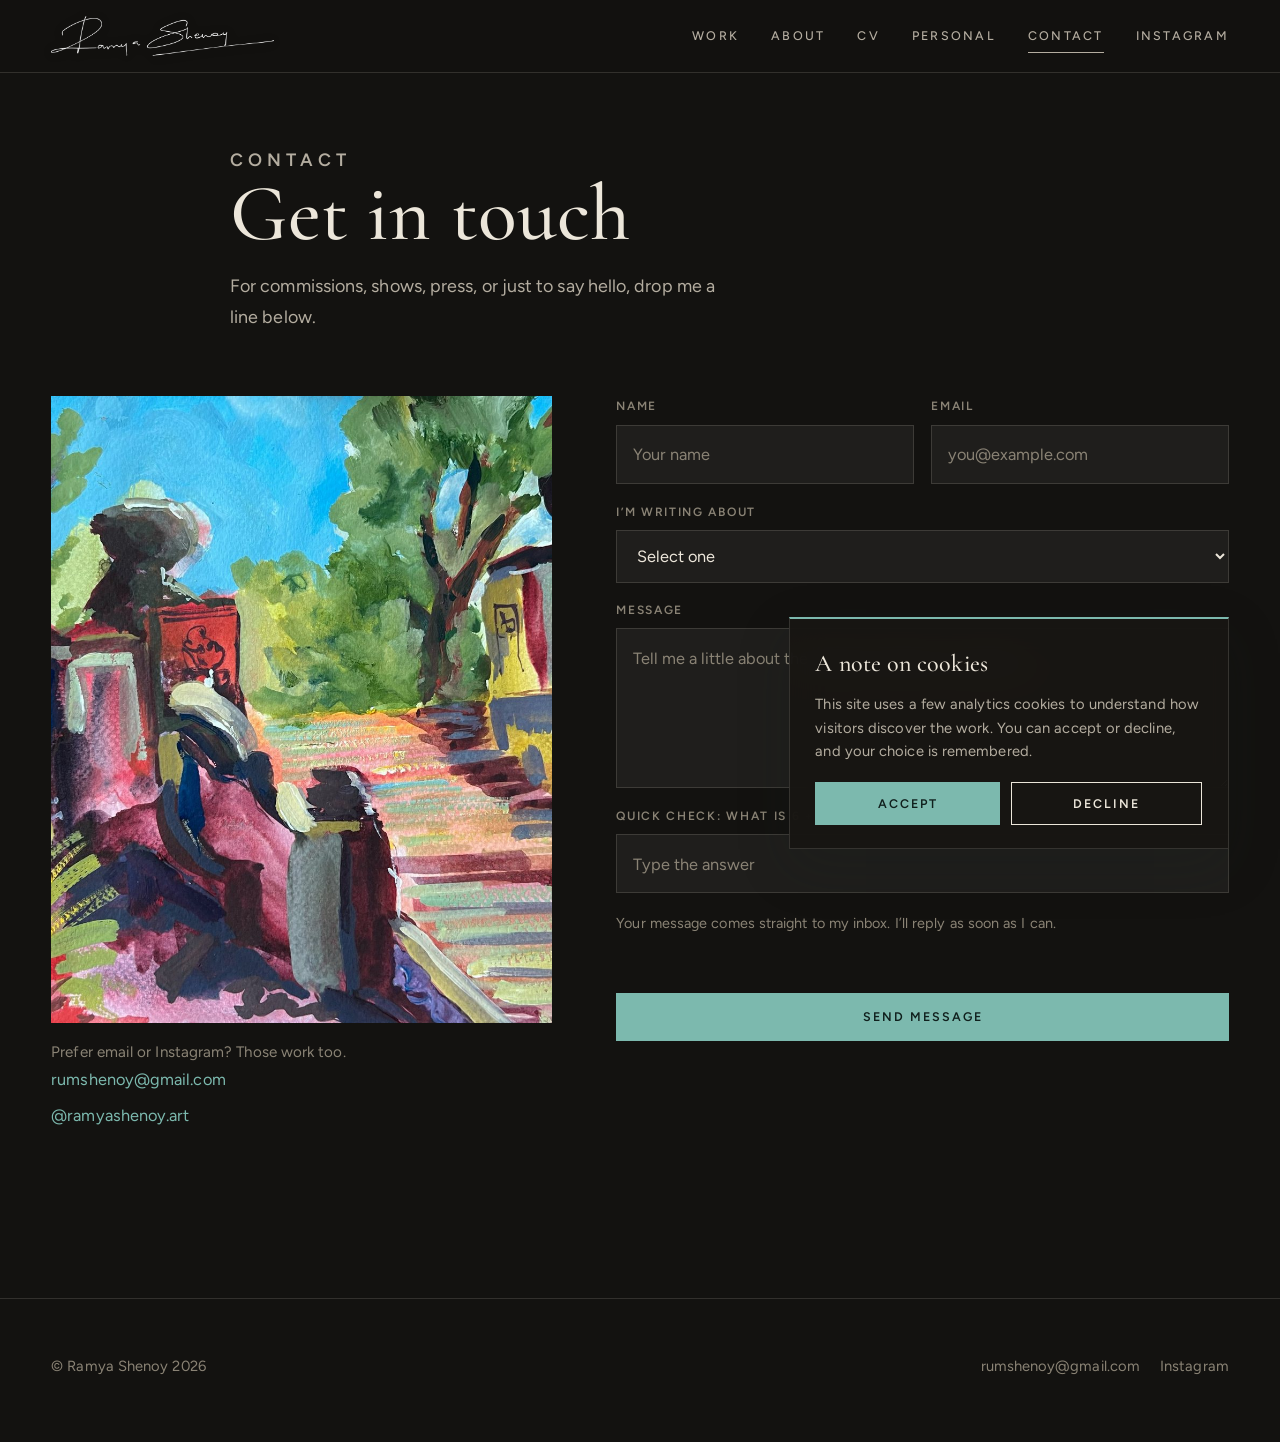
<file: contact.html>
<!DOCTYPE html>
<html lang="en">
<head>
  <!-- Consent Mode defaults (must load before Google Tag Manager) -->
  <script>
    window.dataLayer = window.dataLayer || [];
    function gtag(){dataLayer.push(arguments);}
    gtag('consent', 'default', {
      ad_storage: 'denied',
      analytics_storage: 'denied',
      ad_user_data: 'denied',
      ad_personalization: 'denied',
      wait_for_update: 500
    });
  </script>
  <!-- Google Tag Manager -->
  <script>(function(w,d,s,l,i){w[l]=w[l]||[];w[l].push({'gtm.start':
  new Date().getTime(),event:'gtm.js'});var f=d.getElementsByTagName(s)[0],
  j=d.createElement(s),dl=l!='dataLayer'?'&l='+l:'';j.async=true;j.src=
  'https://www.googletagmanager.com/gtm.js?id='+i+dl;f.parentNode.insertBefore(j,f);
  })(window,document,'script','dataLayer','GTM-MD4LB9TM');</script>
  <!-- End Google Tag Manager -->

  <meta charset="utf-8"/>
  <meta name="viewport" content="width=device-width, initial-scale=1"/>
  <title>Contact | Ramya Shenoy</title>
  <meta name="description" content="Contact Ramya Shenoy for commissions, exhibitions, press, and collaborations."/>
  <meta property="og:site_name" content="Ramya Shenoy"/>
  <meta property="og:type" content="website"/>
  <meta property="og:title" content="Contact | Ramya Shenoy"/>
  <meta property="og:description" content="Get in touch for commissions, exhibitions, press, and collaborations."/>
  <meta property="og:url" content="https://www.ramyashenoy.art/contact.html"/>
  <meta property="og:image" content="https://www.ramyashenoy.art/images/og-image.jpg"/>
  <meta property="og:image:width" content="1200"/>
  <meta property="og:image:height" content="630"/>
  <meta name="twitter:card" content="summary_large_image"/>
  <meta name="twitter:title" content="Contact | Ramya Shenoy"/>
  <meta name="twitter:description" content="Get in touch for commissions, exhibitions, press, and collaborations."/>
  <meta name="twitter:image" content="https://www.ramyashenoy.art/images/og-image.jpg"/>
  <link rel="canonical" href="https://www.ramyashenoy.art/contact.html"/>
  <link rel="icon" href="favicon.svg" type="image/svg+xml"/>
  <link rel="icon" href="favicon-32.png" sizes="32x32" type="image/png"/>
  <link rel="icon" href="favicon-16.png" sizes="16x16" type="image/png"/>
  <link rel="apple-touch-icon" href="apple-touch-icon.png"/>
  <link rel="stylesheet" href="style.css"/>
</head>
<body>
  <noscript><iframe src="https://www.googletagmanager.com/ns.html?id=GTM-MD4LB9TM" height="0" width="0" style="display:none;visibility:hidden"></iframe></noscript>

  <header class="site-header is-solid">
    <a class="brand" href="index.html" aria-label="Ramya Shenoy home">
      <img class="brand-mark" src="images/signature.png" alt="Ramya Shenoy"/>
    </a>
    <button class="nav-toggle" type="button" aria-label="Open menu" aria-expanded="false">
      <span></span><span></span><span></span>
    </button>
    <nav class="site-nav" aria-label="Primary">
      <a class="nav-link" href="index.html">Work</a>
      <a class="nav-link" href="about.html">About</a>
      <a class="nav-link" href="cv.html">CV</a>
      <a class="nav-link" href="personal.html">Personal</a>
      <a class="nav-link" href="contact.html" aria-current="page">Contact</a>
      <a class="nav-link" href="https://www.instagram.com/ramyashenoy.art" target="_blank" rel="noopener">Instagram</a>
    </nav>
  </header>

  <main>
    <section class="page-hero">
      <div class="section-inner reveal">
        <p class="section-kicker">Contact</p>
        <h1>Get in touch</h1>
        <p>For commissions, shows, press, or just to say hello, drop me a line below.</p>
      </div>
    </section>

    <section class="section" style="padding-top: 0;">
      <div class="section-inner contact-layout">
        <aside class="contact-aside reveal">
          <img src="images/contact-painting.jpg" alt="Painting by Ramya Shenoy"/>
          <p>Prefer email or Instagram? Those work too.</p>
          <div class="contact-details">
            <a class="js-email" href="#">rumshenoy [at] gmail [dot] com</a>
            <a href="https://www.instagram.com/ramyashenoy.art" target="_blank" rel="noopener">@ramyashenoy.art</a>
          </div>
        </aside>

        <div class="reveal">
          <form
            class="contact-form"
            action="#"
            method="POST"
          >
            <input type="hidden" name="_subject" value="New inquiry from ramyashenoy.art"/>
            <input type="hidden" name="_captcha" value="false"/>
            <input type="hidden" name="_template" value="table"/>
            <input type="text" name="_honey" style="display:none" tabindex="-1" autocomplete="off"/>
            <input type="hidden" name="_next" value="https://www.ramyashenoy.art/contact.html?sent=1"/>

            <div class="form-row">
              <div class="field">
                <label for="name">Name</label>
                <input id="name" name="name" type="text" required autocomplete="name" placeholder="Your name"/>
              </div>
              <div class="field">
                <label for="email">Email</label>
                <input id="email" name="email" type="email" required autocomplete="email" placeholder="you@example.com"/>
              </div>
            </div>

            <div class="field">
              <label for="interest">I’m writing about</label>
              <select id="interest" name="interest" required>
                <option value="" disabled selected>Select one</option>
                <option>Commission</option>
                <option>Exhibition opportunity</option>
                <option>Press / interview</option>
                <option>Collaboration</option>
                <option>Other</option>
              </select>
            </div>

            <div class="field">
              <label for="message">Message</label>
              <textarea id="message" name="message" required placeholder="Tell me a little about the project, timeline, or question…"></textarea>
            </div>

            <div class="field">
              <label for="human-check">Quick check: what is <span data-human-question>…</span>?</label>
              <input id="human-check" type="text" inputmode="numeric" autocomplete="off" required placeholder="Type the answer"/>
            </div>

            <p class="form-note">Your message comes straight to my inbox. I’ll reply as soon as I can.</p>
            <p class="form-status" aria-live="polite"></p>
            <button class="btn btn-solid" type="submit">Send message</button>
          </form>
        </div>
      </div>
    </section>
  </main>

  <footer class="site-footer">
    <div class="footer-inner">
      <p>© Ramya Shenoy <span id="year">2026</span></p>
      <div class="footer-links">
        <a class="js-email" href="#">rumshenoy [at] gmail [dot] com</a>
        <a href="https://www.instagram.com/ramyashenoy.art" target="_blank" rel="noopener">Instagram</a>
      </div>
    </div>
  </footer>

  <script src="main.js"></script>
  <script>
    document.getElementById('year').textContent = new Date().getFullYear();
    const params = new URLSearchParams(window.location.search);
    if (params.get('sent') === '1') {
      const status = document.querySelector('.form-status');
      if (status) status.textContent = 'Thank you. Your message is on its way.';
    }
  </script>
</body>
</html>
</file>
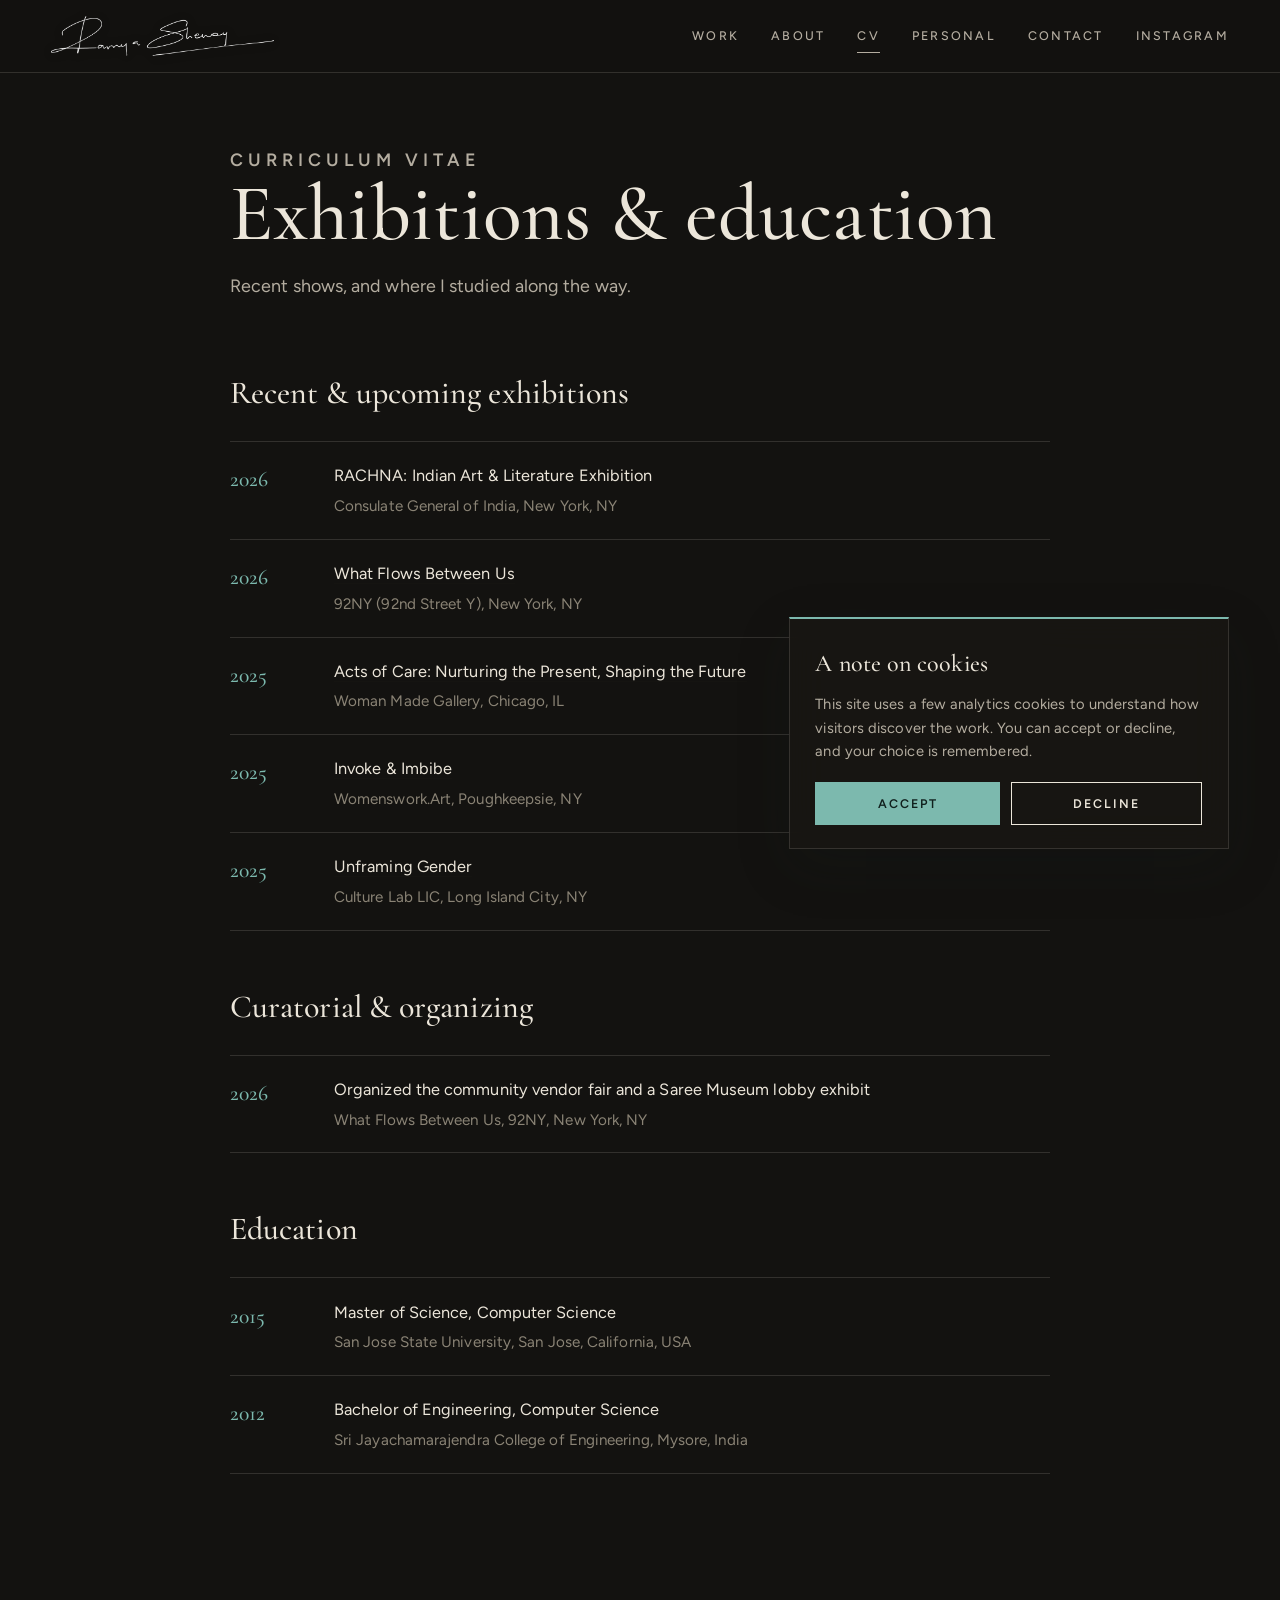
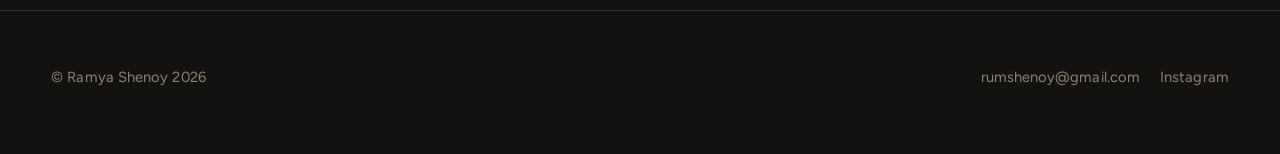
<file: cv.html>
<!DOCTYPE html>
<html lang="en">
<head>
  <!-- Consent Mode defaults (must load before Google Tag Manager) -->
  <script>
    window.dataLayer = window.dataLayer || [];
    function gtag(){dataLayer.push(arguments);}
    gtag('consent', 'default', {
      ad_storage: 'denied',
      analytics_storage: 'denied',
      ad_user_data: 'denied',
      ad_personalization: 'denied',
      wait_for_update: 500
    });
  </script>
  <!-- Google Tag Manager -->
  <script>(function(w,d,s,l,i){w[l]=w[l]||[];w[l].push({'gtm.start':
  new Date().getTime(),event:'gtm.js'});var f=d.getElementsByTagName(s)[0],
  j=d.createElement(s),dl=l!='dataLayer'?'&l='+l:'';j.async=true;j.src=
  'https://www.googletagmanager.com/gtm.js?id='+i+dl;f.parentNode.insertBefore(j,f);
  })(window,document,'script','dataLayer','GTM-MD4LB9TM');</script>
  <!-- End Google Tag Manager -->

  <meta charset="utf-8"/>
  <meta name="viewport" content="width=device-width, initial-scale=1"/>
  <title>CV | Ramya Shenoy</title>
  <meta name="description" content="Exhibitions and education for contemporary figurative painter Ramya Shenoy."/>
  <meta property="og:site_name" content="Ramya Shenoy"/>
  <meta property="og:type" content="website"/>
  <meta property="og:title" content="CV | Ramya Shenoy"/>
  <meta property="og:description" content="Recent exhibitions and education for figurative painter Ramya Shenoy."/>
  <meta property="og:url" content="https://www.ramyashenoy.art/cv.html"/>
  <meta property="og:image" content="https://www.ramyashenoy.art/images/og-image.jpg"/>
  <meta property="og:image:width" content="1200"/>
  <meta property="og:image:height" content="630"/>
  <meta name="twitter:card" content="summary_large_image"/>
  <meta name="twitter:title" content="CV | Ramya Shenoy"/>
  <meta name="twitter:description" content="Recent exhibitions and education for figurative painter Ramya Shenoy."/>
  <meta name="twitter:image" content="https://www.ramyashenoy.art/images/og-image.jpg"/>
  <link rel="canonical" href="https://www.ramyashenoy.art/cv.html"/>
  <link rel="icon" href="favicon.svg" type="image/svg+xml"/>
  <link rel="icon" href="favicon-32.png" sizes="32x32" type="image/png"/>
  <link rel="icon" href="favicon-16.png" sizes="16x16" type="image/png"/>
  <link rel="apple-touch-icon" href="apple-touch-icon.png"/>
  <link rel="stylesheet" href="style.css"/>
</head>
<body>
  <noscript><iframe src="https://www.googletagmanager.com/ns.html?id=GTM-MD4LB9TM" height="0" width="0" style="display:none;visibility:hidden"></iframe></noscript>

  <header class="site-header is-solid">
    <a class="brand" href="index.html" aria-label="Ramya Shenoy home">
      <img class="brand-mark" src="images/signature.png" alt="Ramya Shenoy"/>
    </a>
    <button class="nav-toggle" type="button" aria-label="Open menu" aria-expanded="false">
      <span></span><span></span><span></span>
    </button>
    <nav class="site-nav" aria-label="Primary">
      <a class="nav-link" href="index.html">Work</a>
      <a class="nav-link" href="about.html">About</a>
      <a class="nav-link" href="cv.html" aria-current="page">CV</a>
      <a class="nav-link" href="personal.html">Personal</a>
      <a class="nav-link" href="contact.html">Contact</a>
      <a class="nav-link" href="https://www.instagram.com/ramyashenoy.art" target="_blank" rel="noopener">Instagram</a>
    </nav>
  </header>

  <main>
    <section class="page-hero">
      <div class="section-inner reveal">
        <p class="section-kicker">Curriculum vitae</p>
        <h1>Exhibitions &amp; education</h1>
        <p>Recent shows, and where I studied along the way.</p>
      </div>
    </section>

    <section class="section" style="padding-top: 0;">
      <div class="section-inner" style="max-width: 820px;">
        <div class="cv-block reveal">
          <h2>Recent &amp; upcoming exhibitions</h2>
          <ul class="cv-list">
            <li>
              <span class="exhibit-year">2026</span>
              <div>
                RACHNA: Indian Art &amp; Literature Exhibition
                <span class="exhibit-venue">Consulate General of India, New York, NY</span>
              </div>
            </li>
            <li>
              <span class="exhibit-year">2026</span>
              <div>
                <a href="https://www.92ny.org/culture-arts/school-of-the-arts/dance/m/what-flows-between-us-festival" target="_blank" rel="noopener">What Flows Between Us</a>
                <span class="exhibit-venue">92NY (92nd Street Y), New York, NY</span>
              </div>
            </li>
            <li>
              <span class="exhibit-year">2025</span>
              <div>
                <a href="https://womanmade.org/product-category/acts-of-care-nurturing-the-present-shaping-the-future/" target="_blank" rel="noopener">Acts of Care: Nurturing the Present, Shaping the Future</a>
                <span class="exhibit-venue">Woman Made Gallery, Chicago, IL</span>
              </div>
            </li>
            <li>
              <span class="exhibit-year">2025</span>
              <div>
                <a href="https://womenswork.art/upcoming-exhibits/" target="_blank" rel="noopener">Invoke &amp; Imbibe</a>
                <span class="exhibit-venue">Womenswork.Art, Poughkeepsie, NY</span>
              </div>
            </li>
            <li>
              <span class="exhibit-year">2025</span>
              <div>
                <a href="https://www.culturelablic.org/unframing-gender" target="_blank" rel="noopener">Unframing Gender</a>
                <span class="exhibit-venue">Culture Lab LIC, Long Island City, NY</span>
              </div>
            </li>
          </ul>
        </div>

        <div class="cv-block reveal">
          <h2>Curatorial &amp; organizing</h2>
          <ul class="cv-list">
            <li>
              <span class="exhibit-year">2026</span>
              <div>
                Organized the community vendor fair and a Saree Museum lobby exhibit
                <span class="exhibit-venue">What Flows Between Us, 92NY, New York, NY</span>
              </div>
            </li>
          </ul>
        </div>

        <div class="cv-block reveal">
          <h2>Education</h2>
          <ul class="cv-list">
            <li>
              <span class="exhibit-year">2015</span>
              <div>
                Master of Science, Computer Science
                <span class="exhibit-venue">San Jose State University, San Jose, California, USA</span>
              </div>
            </li>
            <li>
              <span class="exhibit-year">2012</span>
              <div>
                Bachelor of Engineering, Computer Science
                <span class="exhibit-venue">Sri Jayachamarajendra College of Engineering, Mysore, India</span>
              </div>
            </li>
          </ul>
        </div>
      </div>
    </section>
  </main>

  <footer class="site-footer">
    <div class="footer-inner">
      <p>© Ramya Shenoy <span id="year">2026</span></p>
      <div class="footer-links">
        <a class="js-email" href="#">rumshenoy [at] gmail [dot] com</a>
        <a href="https://www.instagram.com/ramyashenoy.art" target="_blank" rel="noopener">Instagram</a>
      </div>
    </div>
  </footer>

  <script src="main.js"></script>
  <script>document.getElementById('year').textContent = new Date().getFullYear();</script>
</body>
</html>
</file>
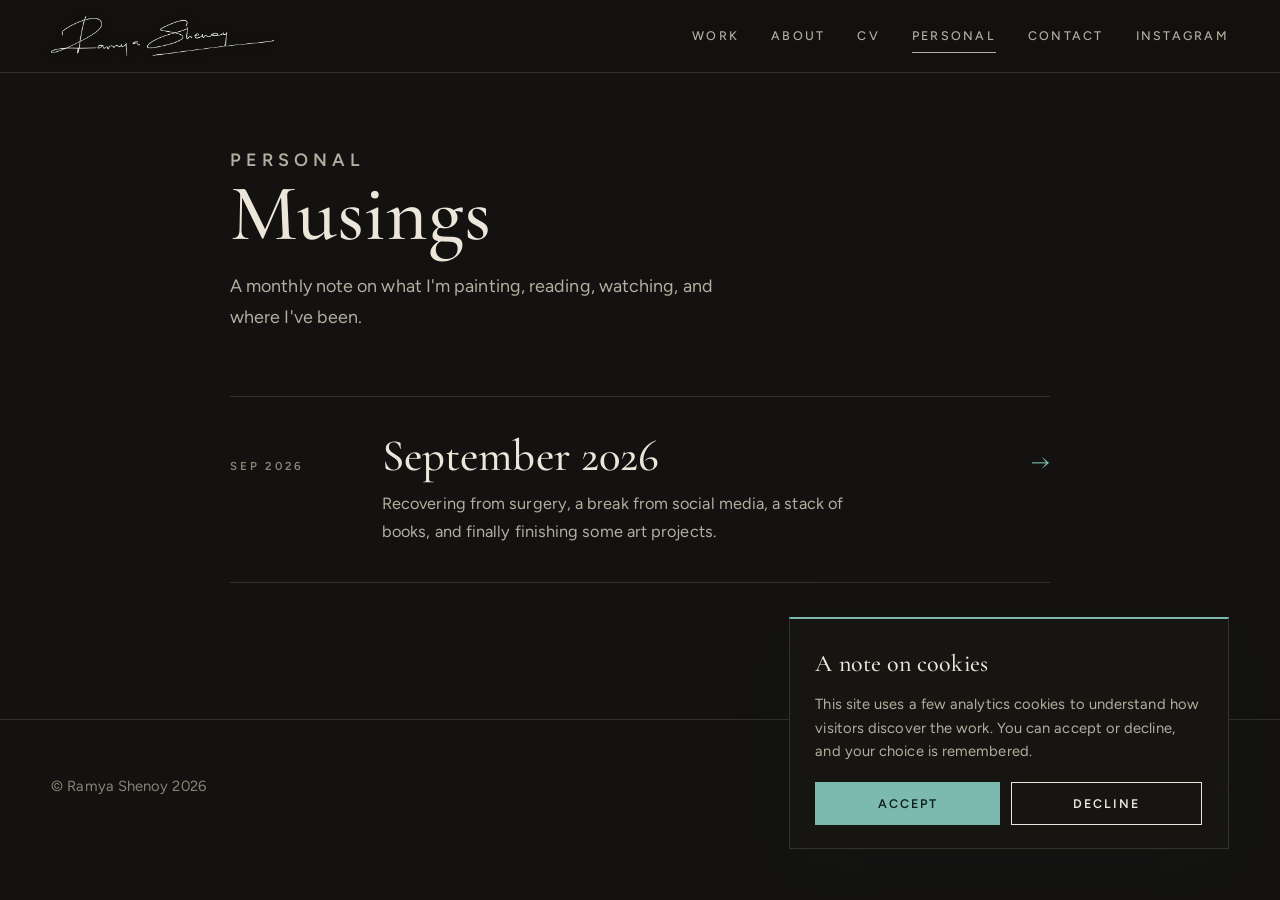
<file: personal.html>
<!DOCTYPE html>
<html lang="en">
<head>
  <!-- Consent Mode defaults (must load before Google Tag Manager) -->
  <script>
    window.dataLayer = window.dataLayer || [];
    function gtag(){dataLayer.push(arguments);}
    gtag('consent', 'default', {
      ad_storage: 'denied',
      analytics_storage: 'denied',
      ad_user_data: 'denied',
      ad_personalization: 'denied',
      wait_for_update: 500
    });
  </script>
  <!-- Google Tag Manager -->
  <script>(function(w,d,s,l,i){w[l]=w[l]||[];w[l].push({'gtm.start':
  new Date().getTime(),event:'gtm.js'});var f=d.getElementsByTagName(s)[0],
  j=d.createElement(s),dl=l!='dataLayer'?'&l='+l:'';j.async=true;j.src=
  'https://www.googletagmanager.com/gtm.js?id='+i+dl;f.parentNode.insertBefore(j,f);
  })(window,document,'script','dataLayer','GTM-MD4LB9TM');</script>
  <!-- End Google Tag Manager -->

  <meta charset="utf-8"/>
  <meta name="viewport" content="width=device-width, initial-scale=1"/>
  <title>Personal | Ramya Shenoy</title>
  <meta name="description" content="A monthly note from Ramya Shenoy on what she is painting, reading, watching, and where she has been."/>
  <meta property="og:site_name" content="Ramya Shenoy"/>
  <meta property="og:type" content="website"/>
  <meta property="og:title" content="Personal | Ramya Shenoy"/>
  <meta property="og:description" content="A monthly note on what I'm painting, reading, watching, and where I've been."/>
  <meta property="og:url" content="https://www.ramyashenoy.art/personal.html"/>
  <meta property="og:image" content="https://www.ramyashenoy.art/images/og-image.jpg"/>
  <meta property="og:image:width" content="1200"/>
  <meta property="og:image:height" content="630"/>
  <meta name="twitter:card" content="summary_large_image"/>
  <meta name="twitter:title" content="Personal | Ramya Shenoy"/>
  <meta name="twitter:description" content="A monthly note on what I'm painting, reading, watching, and where I've been."/>
  <meta name="twitter:image" content="https://www.ramyashenoy.art/images/og-image.jpg"/>
  <link rel="canonical" href="https://www.ramyashenoy.art/personal.html"/>
  <link rel="icon" href="favicon.svg" type="image/svg+xml"/>
  <link rel="icon" href="favicon-32.png" sizes="32x32" type="image/png"/>
  <link rel="icon" href="favicon-16.png" sizes="16x16" type="image/png"/>
  <link rel="apple-touch-icon" href="apple-touch-icon.png"/>
  <link rel="stylesheet" href="style.css"/>
</head>
<body>
  <noscript><iframe src="https://www.googletagmanager.com/ns.html?id=GTM-MD4LB9TM" height="0" width="0" style="display:none;visibility:hidden"></iframe></noscript>

  <header class="site-header is-solid">
    <a class="brand" href="index.html" aria-label="Ramya Shenoy home">
      <img class="brand-mark" src="images/signature.png" alt="Ramya Shenoy"/>
    </a>
    <button class="nav-toggle" type="button" aria-label="Open menu" aria-expanded="false">
      <span></span><span></span><span></span>
    </button>
    <nav class="site-nav" aria-label="Primary">
      <a class="nav-link" href="index.html">Work</a>
      <a class="nav-link" href="about.html">About</a>
      <a class="nav-link" href="cv.html">CV</a>
      <a class="nav-link" href="personal.html" aria-current="page">Personal</a>
      <a class="nav-link" href="contact.html">Contact</a>
      <a class="nav-link" href="https://www.instagram.com/ramyashenoy.art" target="_blank" rel="noopener">Instagram</a>
    </nav>
  </header>

  <main>
    <section class="page-hero">
      <div class="section-inner reveal">
        <p class="section-kicker">Personal</p>
        <h1>Musings</h1>
        <p>A monthly note on what I'm painting, reading, watching, and where I've been.</p>
      </div>
    </section>

    <section class="section" style="padding-top: 0;">
      <ul class="journal-list reveal">
        <li class="journal-entry">
          <a href="september-2026.html">
            <span class="journal-entry-date">Sep 2026</span>
            <div>
              <h2>September 2026</h2>
              <p>Recovering from surgery, a break from social media, a stack of books, and finally finishing some art projects.</p>
            </div>
            <span class="journal-entry-arrow" aria-hidden="true">&rarr;</span>
          </a>
        </li>
      </ul>
    </section>
  </main>

  <footer class="site-footer">
    <div class="footer-inner">
      <p>© Ramya Shenoy <span id="year">2026</span></p>
      <div class="footer-links">
        <a class="js-email" href="#">rumshenoy [at] gmail [dot] com</a>
        <a href="https://www.instagram.com/ramyashenoy.art" target="_blank" rel="noopener">Instagram</a>
      </div>
    </div>
  </footer>

  <script src="main.js"></script>
  <script>document.getElementById('year').textContent = new Date().getFullYear();</script>
</body>
</html>
</file>
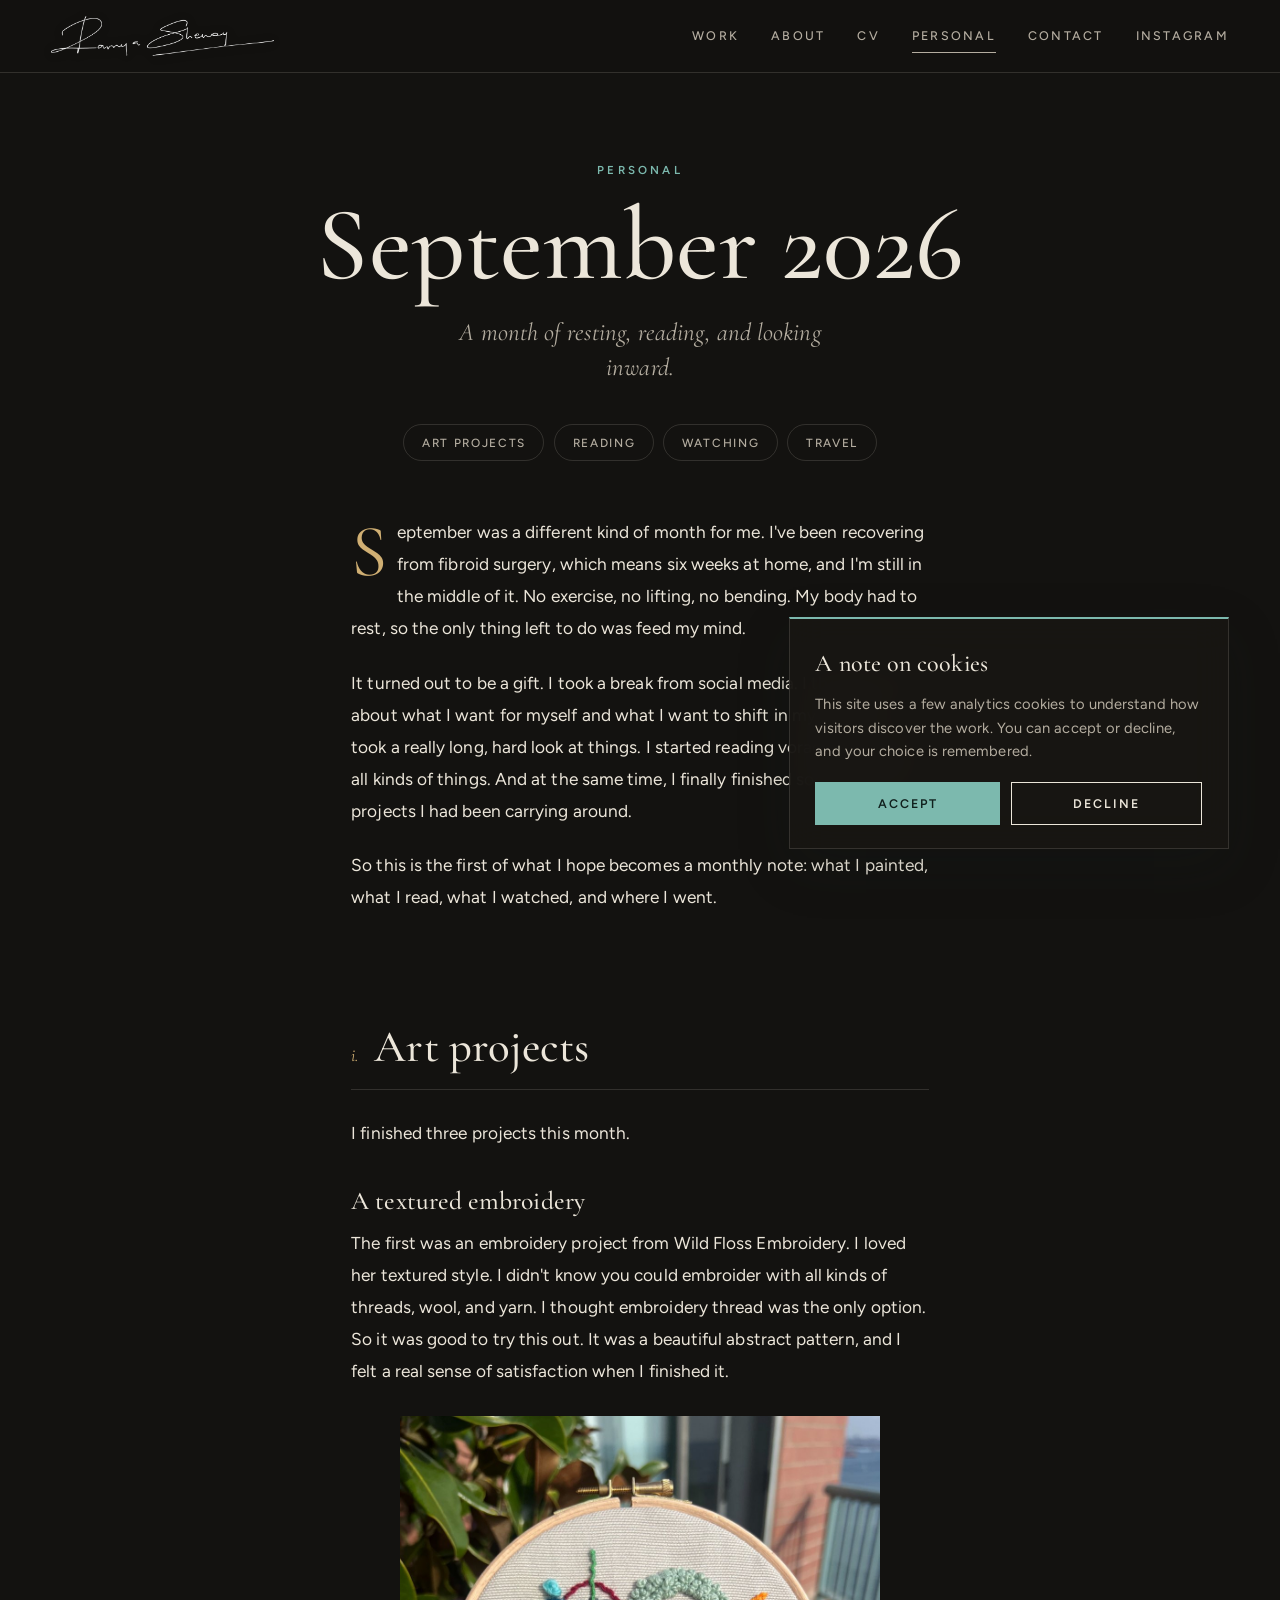
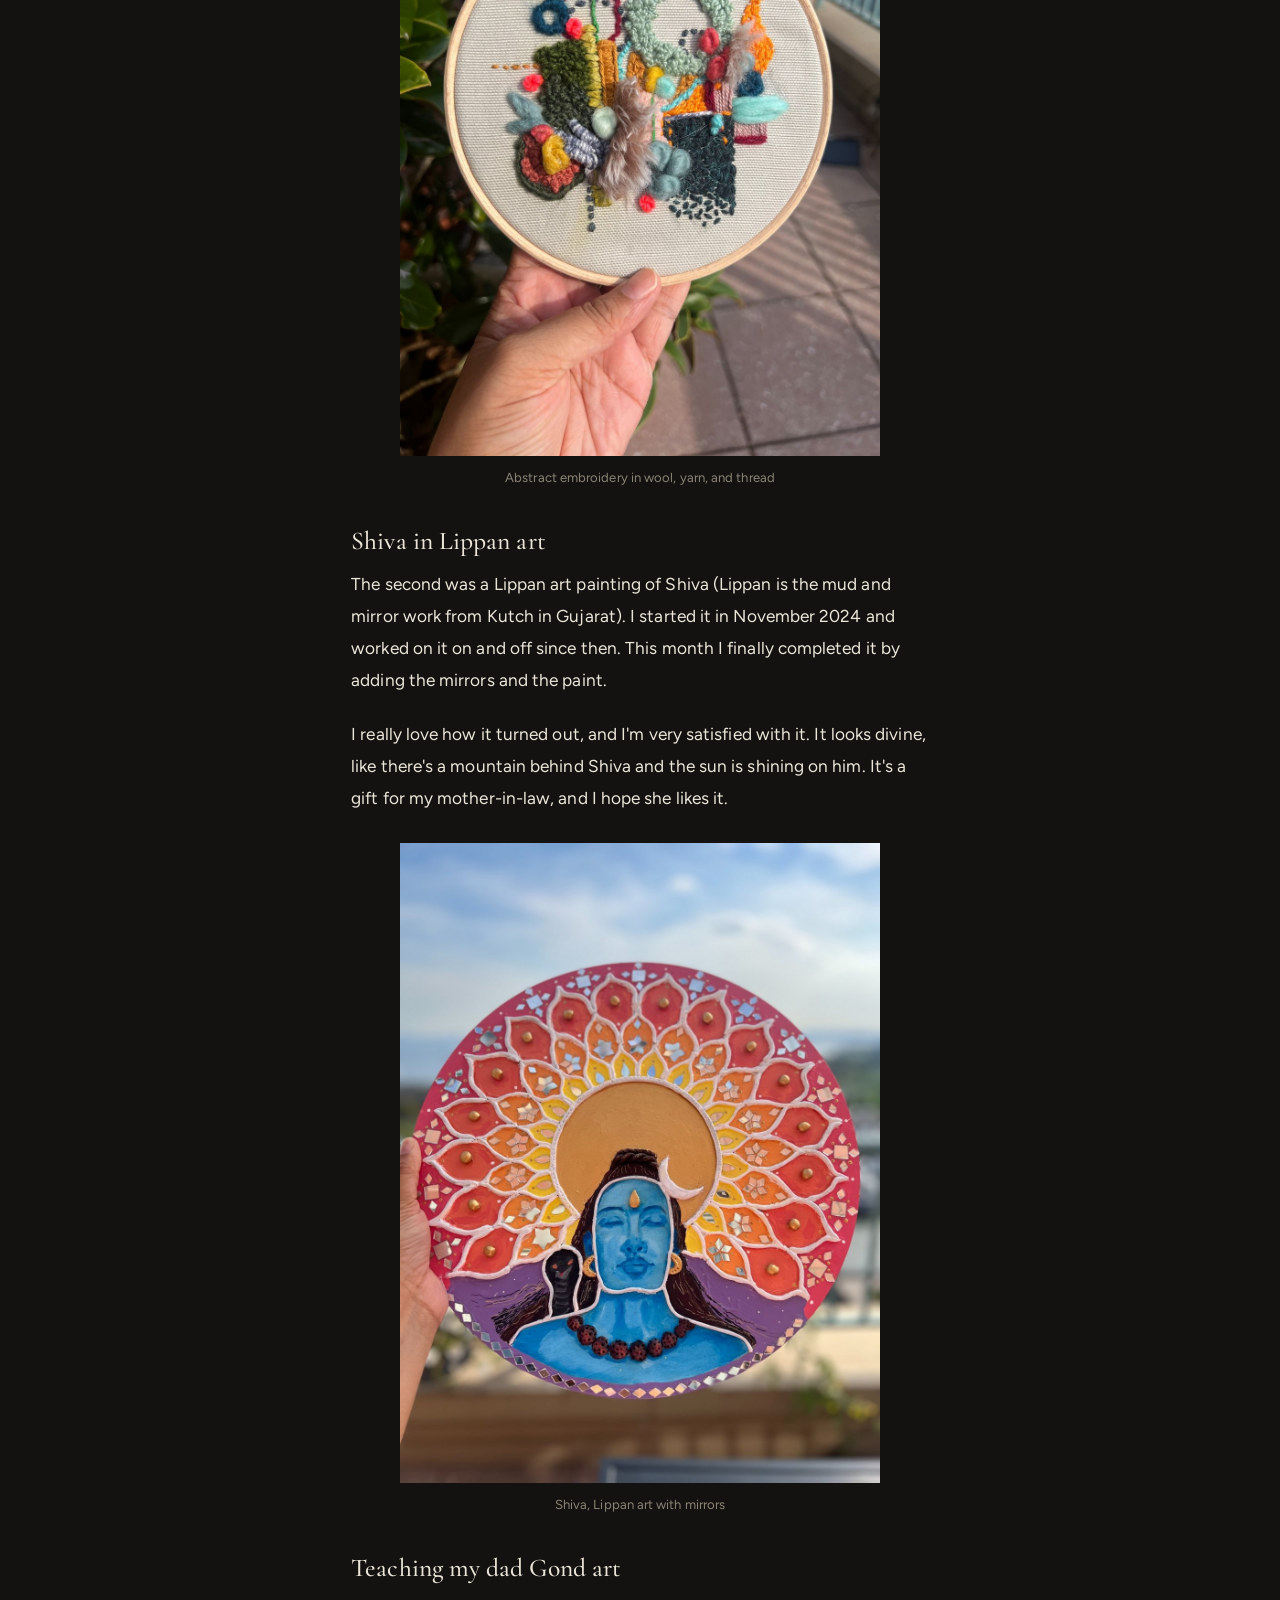
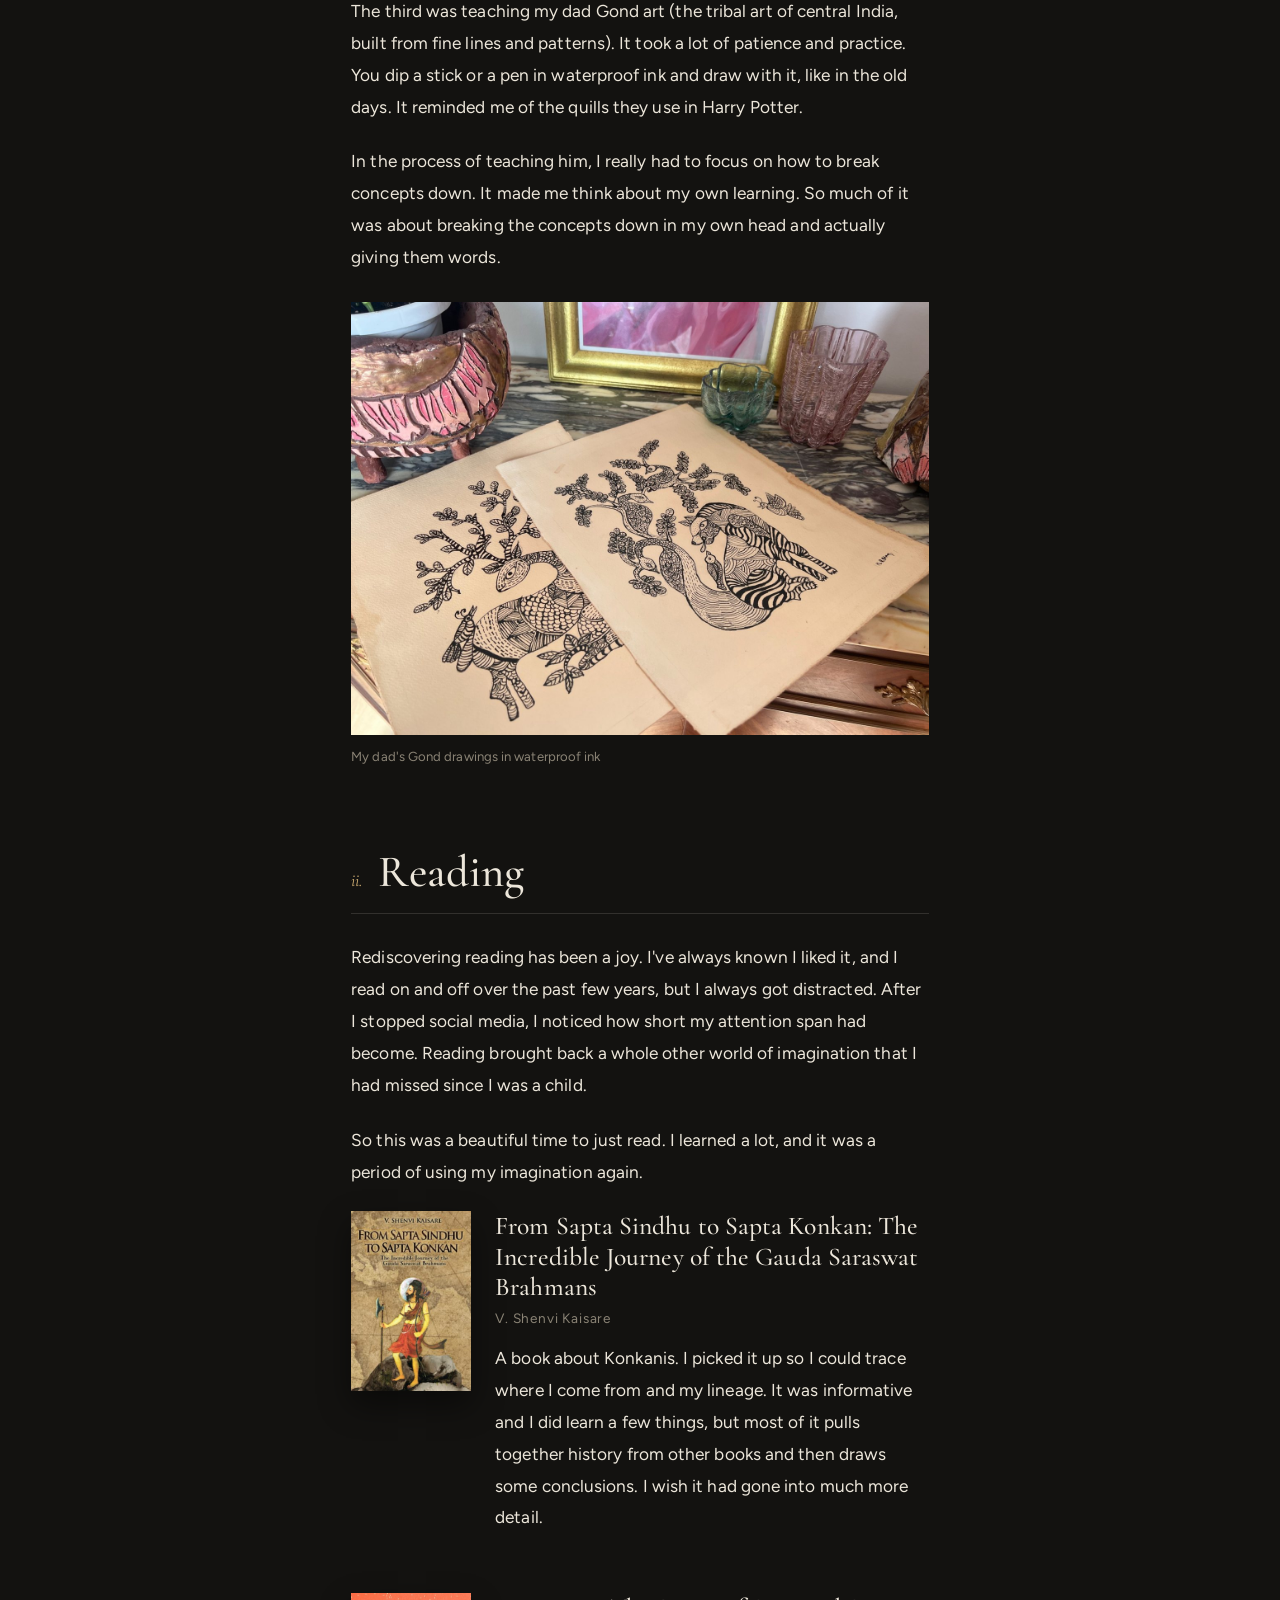
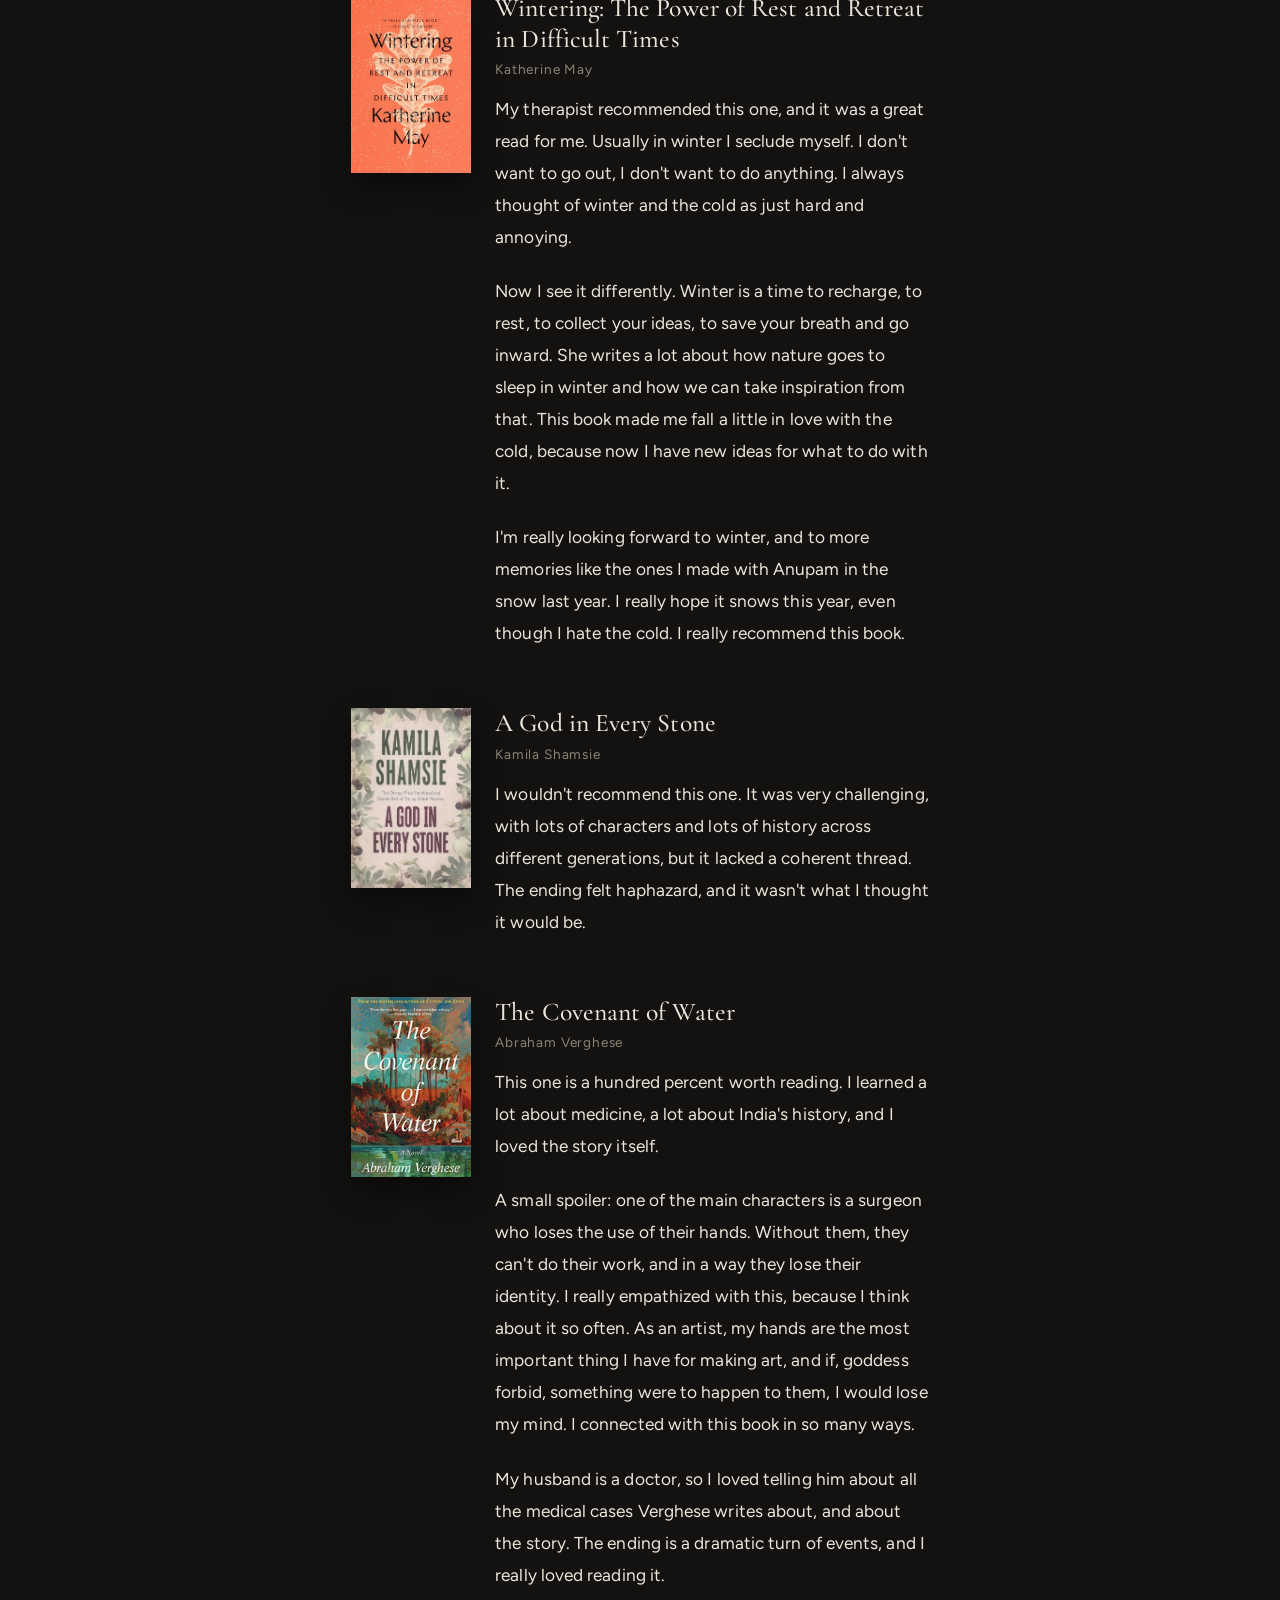
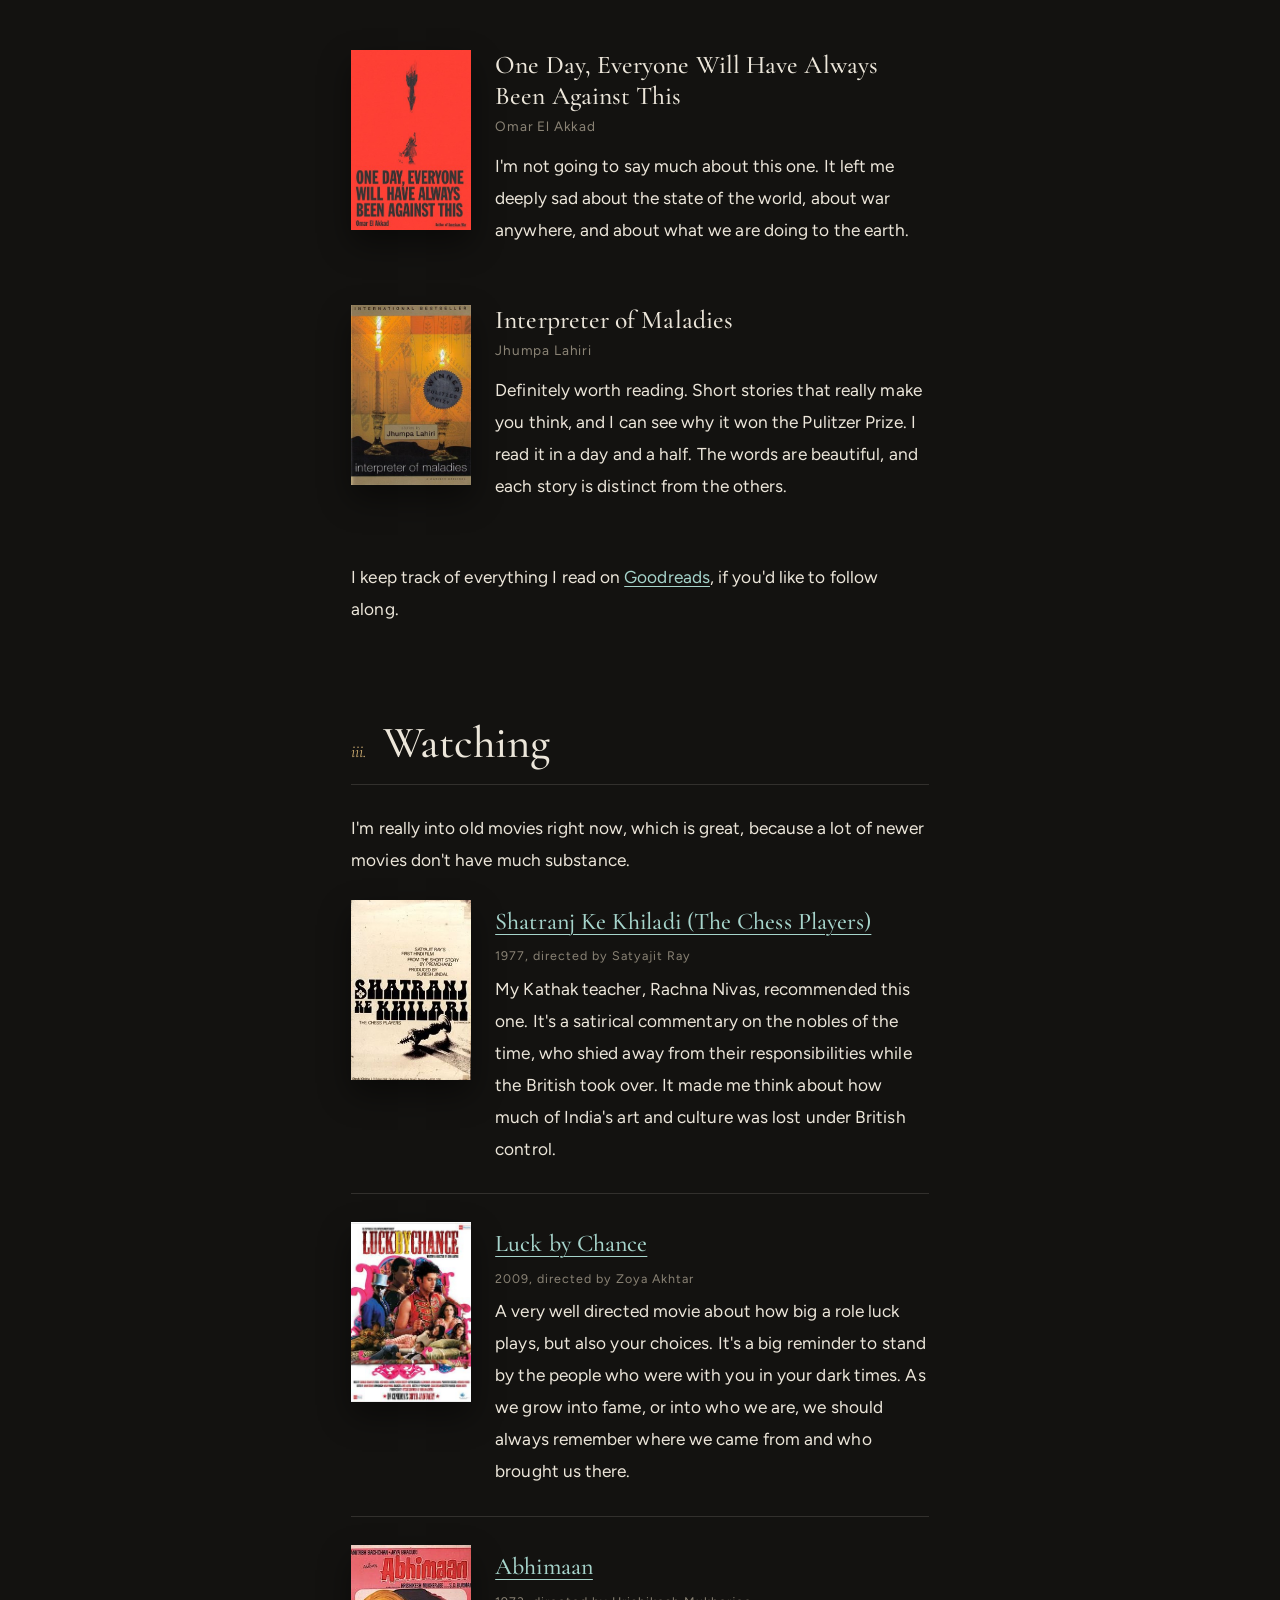
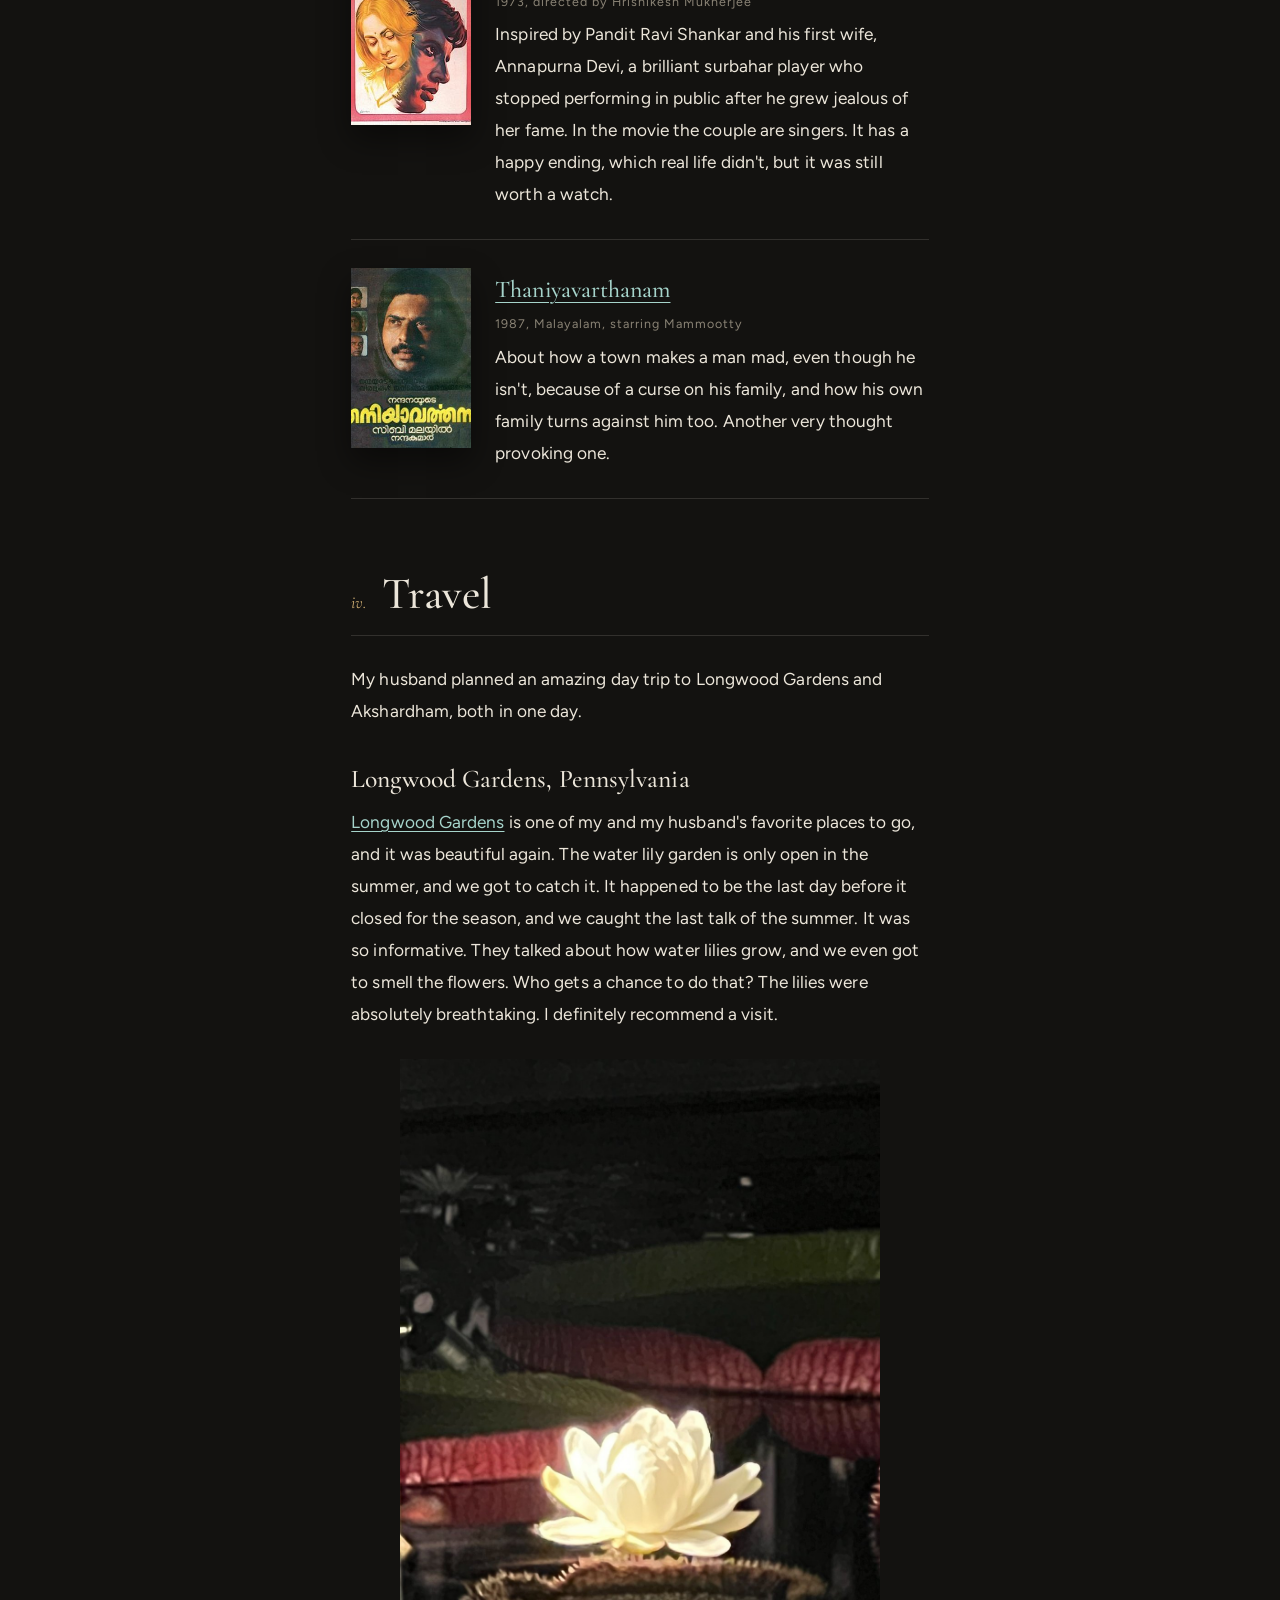
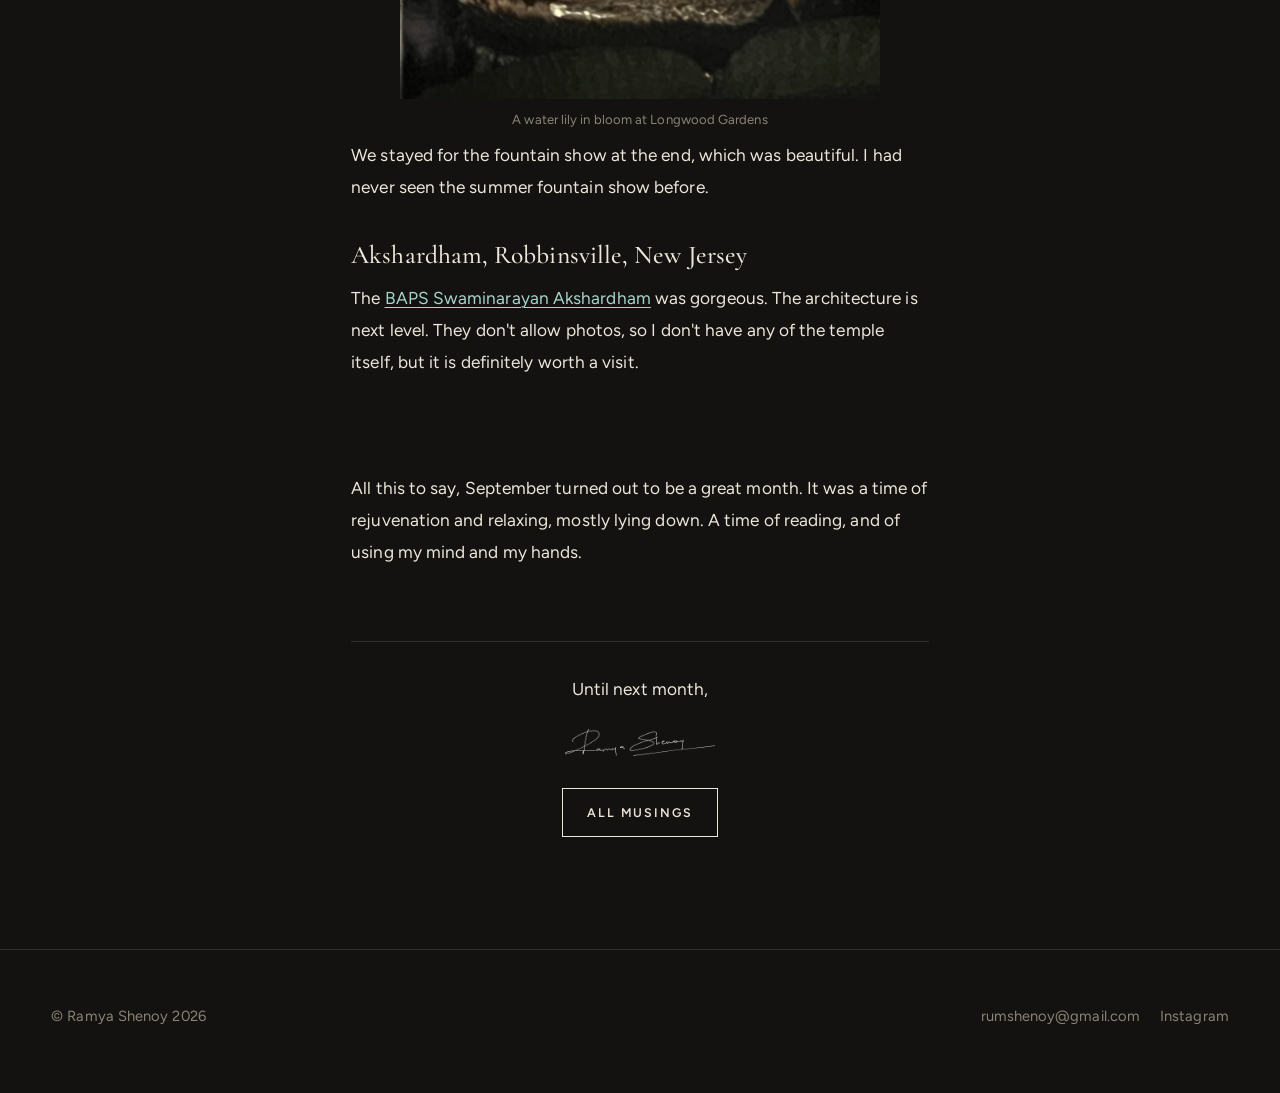
<file: september-2026.html>
<!DOCTYPE html>
<html lang="en">
<head>
  <!-- Consent Mode defaults (must load before Google Tag Manager) -->
  <script>
    window.dataLayer = window.dataLayer || [];
    function gtag(){dataLayer.push(arguments);}
    gtag('consent', 'default', {
      ad_storage: 'denied',
      analytics_storage: 'denied',
      ad_user_data: 'denied',
      ad_personalization: 'denied',
      wait_for_update: 500
    });
  </script>
  <!-- Google Tag Manager -->
  <script>(function(w,d,s,l,i){w[l]=w[l]||[];w[l].push({'gtm.start':
  new Date().getTime(),event:'gtm.js'});var f=d.getElementsByTagName(s)[0],
  j=d.createElement(s),dl=l!='dataLayer'?'&l='+l:'';j.async=true;j.src=
  'https://www.googletagmanager.com/gtm.js?id='+i+dl;f.parentNode.insertBefore(j,f);
  })(window,document,'script','dataLayer','GTM-MD4LB9TM');</script>
  <!-- End Google Tag Manager -->

  <meta charset="utf-8"/>
  <meta name="viewport" content="width=device-width, initial-scale=1"/>
  <title>September 2026 | Ramya Shenoy</title>
  <meta name="description" content="What I painted, read, watched, and where I went in September 2026."/>
  <meta property="og:site_name" content="Ramya Shenoy"/>
  <meta property="og:type" content="article"/>
  <meta property="og:title" content="September 2026 | Ramya Shenoy"/>
  <meta property="og:description" content="What I painted, read, watched, and where I went in September 2026."/>
  <meta property="og:url" content="https://www.ramyashenoy.art/september-2026.html"/>
  <meta property="og:image" content="https://www.ramyashenoy.art/images/og-september-2026.jpg"/>
  <meta property="og:image:width" content="1200"/>
  <meta property="og:image:height" content="630"/>
  <meta property="article:published_time" content="2026-10-02"/>
  <meta name="twitter:card" content="summary_large_image"/>
  <meta name="twitter:title" content="September 2026 | Ramya Shenoy"/>
  <meta name="twitter:description" content="What I painted, read, watched, and where I went in September 2026."/>
  <meta name="twitter:image" content="https://www.ramyashenoy.art/images/og-september-2026.jpg"/>
  <link rel="canonical" href="https://www.ramyashenoy.art/september-2026.html"/>
  <link rel="icon" href="favicon.svg" type="image/svg+xml"/>
  <link rel="icon" href="favicon-32.png" sizes="32x32" type="image/png"/>
  <link rel="icon" href="favicon-16.png" sizes="16x16" type="image/png"/>
  <link rel="apple-touch-icon" href="apple-touch-icon.png"/>
  <link rel="stylesheet" href="style.css"/>
</head>
<body>
  <noscript><iframe src="https://www.googletagmanager.com/ns.html?id=GTM-MD4LB9TM" height="0" width="0" style="display:none;visibility:hidden"></iframe></noscript>

  <header class="site-header is-solid">
    <a class="brand" href="index.html" aria-label="Ramya Shenoy home">
      <img class="brand-mark" src="images/signature.png" alt="Ramya Shenoy"/>
    </a>
    <button class="nav-toggle" type="button" aria-label="Open menu" aria-expanded="false">
      <span></span><span></span><span></span>
    </button>
    <nav class="site-nav" aria-label="Primary">
      <a class="nav-link" href="index.html">Work</a>
      <a class="nav-link" href="about.html">About</a>
      <a class="nav-link" href="cv.html">CV</a>
      <a class="nav-link" href="personal.html" aria-current="page">Personal</a>
      <a class="nav-link" href="contact.html">Contact</a>
      <a class="nav-link" href="https://www.instagram.com/ramyashenoy.art" target="_blank" rel="noopener">Instagram</a>
    </nav>
  </header>

  <main>
    <header class="post-hero">
      <div class="reveal">
        <p class="section-kicker">Personal</p>
        <h1>September 2026</h1>
        <p class="post-dek">A month of resting, reading, and looking inward.</p>
        <ul class="post-toc" aria-label="In this post">
          <li><a href="#art">Art projects</a></li>
          <li><a href="#reading">Reading</a></li>
          <li><a href="#watching">Watching</a></li>
          <li><a href="#travel">Travel</a></li>
        </ul>
      </div>
    </header>

    <article class="post-body">
      <div class="post-preface reveal">
        <p>September was a different kind of month for me. I've been recovering from fibroid surgery, which means six weeks at home, and I'm still in the middle of it. No exercise, no lifting, no bending. My body had to rest, so the only thing left to do was feed my mind.</p>
        <p>It turned out to be a gift. I took a break from social media. I thought a lot about what I want for myself and what I want to shift in my life, and I took a really long, hard look at things. I started reading voraciously, about all kinds of things. And at the same time, I finally finished some of the art projects I had been carrying around.</p>
        <p>So this is the first of what I hope becomes a monthly note: what I painted, what I read, what I watched, and where I went.</p>
      </div>

      <section class="post-section reveal" id="art">
        <div class="post-section-head">
          <span class="post-section-num">i.</span>
          <h2>Art projects</h2>
        </div>
        <p>I finished three projects this month.</p>

        <h3>A textured embroidery</h3>
        <p>The first was an embroidery project from Wild Floss Embroidery. I loved her textured style. I didn't know you could embroider with all kinds of threads, wool, and yarn. I thought embroidery thread was the only option. So it was good to try this out. It was a beautiful abstract pattern, and I felt a real sense of satisfaction when I finished it.</p>
        <figure class="post-figure is-portrait">
          <img src="images/journal/2026-09-embroidery.jpg" alt="Abstract embroidery in a wooden hoop, stitched with wool, yarn, and thread" loading="lazy"/>
          <figcaption>Abstract embroidery in wool, yarn, and thread</figcaption>
        </figure>

        <h3>Shiva in Lippan art</h3>
        <p>The second was a Lippan art painting of Shiva (Lippan is the mud and mirror work from Kutch in Gujarat). I started it in November 2024 and worked on it on and off since then. This month I finally completed it by adding the mirrors and the paint.</p>
        <p>I really love how it turned out, and I'm very satisfied with it. It looks divine, like there's a mountain behind Shiva and the sun is shining on him. It's a gift for my mother-in-law, and I hope she likes it.</p>
        <figure class="post-figure is-portrait">
          <img src="images/journal/2026-09-shiva-lippan.jpg" alt="Round Lippan artwork of a blue Shiva with a golden sun behind him, framed by orange petals and mirrors" loading="lazy"/>
          <figcaption>Shiva, Lippan art with mirrors</figcaption>
        </figure>

        <h3>Teaching my dad Gond art</h3>
        <p>The third was teaching my dad Gond art (the tribal art of central India, built from fine lines and patterns). It took a lot of patience and practice. You dip a stick or a pen in waterproof ink and draw with it, like in the old days. It reminded me of the quills they use in Harry Potter.</p>
        <p>In the process of teaching him, I really had to focus on how to break concepts down. It made me think about my own learning. So much of it was about breaking the concepts down in my own head and actually giving them words.</p>
        <figure class="post-figure">
          <img src="images/journal/2026-09-gond-drawings.jpg" alt="Two Gond style ink drawings of a deer and a peacock with trees and birds, on handmade paper" loading="lazy"/>
          <figcaption>My dad's Gond drawings in waterproof ink</figcaption>
        </figure>
      </section>

      <section class="post-section reveal" id="reading">
        <div class="post-section-head">
          <span class="post-section-num">ii.</span>
          <h2>Reading</h2>
        </div>
        <p>Rediscovering reading has been a joy. I've always known I liked it, and I read on and off over the past few years, but I always got distracted. After I stopped social media, I noticed how short my attention span had become. Reading brought back a whole other world of imagination that I had missed since I was a child.</p>
        <p>So this was a beautiful time to just read. I learned a lot, and it was a period of using my imagination again.</p>

        <div class="book">
          <img class="book-cover" src="images/books/sapta-sindhu.jpg" alt="Cover of From Sapta Sindhu to Sapta Konkan" loading="lazy"/>
          <div>
            <h3>From Sapta Sindhu to Sapta Konkan: The Incredible Journey of the Gauda Saraswat Brahmans</h3>
            <p class="book-author">V. Shenvi Kaisare</p>
            <p>A book about Konkanis. I picked it up so I could trace where I come from and my lineage. It was informative and I did learn a few things, but most of it pulls together history from other books and then draws some conclusions. I wish it had gone into much more detail.</p>
          </div>
        </div>

        <div class="book">
          <img class="book-cover" src="images/books/wintering.jpg" alt="Cover of Wintering" loading="lazy"/>
          <div>
            <h3>Wintering: The Power of Rest and Retreat in Difficult Times</h3>
            <p class="book-author">Katherine May</p>
            <p>My therapist recommended this one, and it was a great read for me. Usually in winter I seclude myself. I don't want to go out, I don't want to do anything. I always thought of winter and the cold as just hard and annoying.</p>
            <p>Now I see it differently. Winter is a time to recharge, to rest, to collect your ideas, to save your breath and go inward. She writes a lot about how nature goes to sleep in winter and how we can take inspiration from that. This book made me fall a little in love with the cold, because now I have new ideas for what to do with it.</p>
            <p>I'm really looking forward to winter, and to more memories like the ones I made with Anupam in the snow last year. I really hope it snows this year, even though I hate the cold. I really recommend this book.</p>
          </div>
        </div>

        <div class="book">
          <img class="book-cover" src="images/books/god-in-every-stone.jpg" alt="Cover of A God in Every Stone" loading="lazy"/>
          <div>
            <h3>A God in Every Stone</h3>
            <p class="book-author">Kamila Shamsie</p>
            <p>I wouldn't recommend this one. It was very challenging, with lots of characters and lots of history across different generations, but it lacked a coherent thread. The ending felt haphazard, and it wasn't what I thought it would be.</p>
          </div>
        </div>

        <div class="book">
          <img class="book-cover" src="images/books/covenant-of-water.jpg" alt="Cover of The Covenant of Water" loading="lazy"/>
          <div>
            <h3>The Covenant of Water</h3>
            <p class="book-author">Abraham Verghese</p>
            <p>This one is a hundred percent worth reading. I learned a lot about medicine, a lot about India's history, and I loved the story itself.</p>
            <p>A small spoiler: one of the main characters is a surgeon who loses the use of their hands. Without them, they can't do their work, and in a way they lose their identity. I really empathized with this, because I think about it so often. As an artist, my hands are the most important thing I have for making art, and if, goddess forbid, something were to happen to them, I would lose my mind. I connected with this book in so many ways.</p>
            <p>My husband is a doctor, so I loved telling him about all the medical cases Verghese writes about, and about the story. The ending is a dramatic turn of events, and I really loved reading it.</p>
          </div>
        </div>

        <div class="book">
          <img class="book-cover" src="images/books/one-day-everyone.jpg" alt="Cover of One Day, Everyone Will Have Always Been Against This" loading="lazy"/>
          <div>
            <h3>One Day, Everyone Will Have Always Been Against This</h3>
            <p class="book-author">Omar El Akkad</p>
            <p>I'm not going to say much about this one. It left me deeply sad about the state of the world, about war anywhere, and about what we are doing to the earth.</p>
          </div>
        </div>

        <div class="book">
          <img class="book-cover" src="images/books/interpreter-of-maladies.jpg" alt="Cover of Interpreter of Maladies" loading="lazy"/>
          <div>
            <h3>Interpreter of Maladies</h3>
            <p class="book-author">Jhumpa Lahiri</p>
            <p>Definitely worth reading. Short stories that really make you think, and I can see why it won the Pulitzer Prize. I read it in a day and a half. The words are beautiful, and each story is distinct from the others.</p>
          </div>
        </div>

        <p>I keep track of everything I read on <a href="https://www.goodreads.com/user/show/85792962-ramya-shenoy" target="_blank" rel="noopener">Goodreads</a>, if you'd like to follow along.</p>
      </section>

      <section class="post-section reveal" id="watching">
        <div class="post-section-head">
          <span class="post-section-num">iii.</span>
          <h2>Watching</h2>
        </div>
        <p>I'm really into old movies right now, which is great, because a lot of newer movies don't have much substance.</p>
        <ul class="watch-list">
          <li>
            <a class="watch-poster" href="https://en.wikipedia.org/wiki/Shatranj_Ke_Khilari" target="_blank" rel="noopener"><img src="images/films/shatranj-ke-khiladi.jpg" alt="Poster for Shatranj Ke Khiladi" loading="lazy"/></a>
            <div>
              <a class="watch-title" href="https://en.wikipedia.org/wiki/Shatranj_Ke_Khilari" target="_blank" rel="noopener">Shatranj Ke Khiladi (The Chess Players)</a>
              <span class="watch-meta">1977, directed by Satyajit Ray</span>
              <p>My Kathak teacher, Rachna Nivas, recommended this one. It's a satirical commentary on the nobles of the time, who shied away from their responsibilities while the British took over. It made me think about how much of India's art and culture was lost under British control.</p>
            </div>
          </li>
          <li>
            <a class="watch-poster" href="https://en.wikipedia.org/wiki/Luck_by_Chance" target="_blank" rel="noopener"><img src="images/films/luck-by-chance.jpg" alt="Poster for Luck by Chance" loading="lazy"/></a>
            <div>
              <a class="watch-title" href="https://en.wikipedia.org/wiki/Luck_by_Chance" target="_blank" rel="noopener">Luck by Chance</a>
              <span class="watch-meta">2009, directed by Zoya Akhtar</span>
              <p>A very well directed movie about how big a role luck plays, but also your choices. It's a big reminder to stand by the people who were with you in your dark times. As we grow into fame, or into who we are, we should always remember where we came from and who brought us there.</p>
            </div>
          </li>
          <li>
            <a class="watch-poster" href="https://en.wikipedia.org/wiki/Abhimaan_(1973_film)" target="_blank" rel="noopener"><img src="images/films/abhimaan.jpg" alt="Poster for Abhimaan" loading="lazy"/></a>
            <div>
              <a class="watch-title" href="https://en.wikipedia.org/wiki/Abhimaan_(1973_film)" target="_blank" rel="noopener">Abhimaan</a>
              <span class="watch-meta">1973, directed by Hrishikesh Mukherjee</span>
              <p>Inspired by Pandit Ravi Shankar and his first wife, Annapurna Devi, a brilliant surbahar player who stopped performing in public after he grew jealous of her fame. In the movie the couple are singers. It has a happy ending, which real life didn't, but it was still worth a watch.</p>
            </div>
          </li>
          <li>
            <a class="watch-poster" href="https://en.wikipedia.org/wiki/Thaniyavarthanam" target="_blank" rel="noopener"><img src="images/films/thaniyavarthanam.jpg" alt="Poster for Thaniyavarthanam" loading="lazy"/></a>
            <div>
              <a class="watch-title" href="https://en.wikipedia.org/wiki/Thaniyavarthanam" target="_blank" rel="noopener">Thaniyavarthanam</a>
              <span class="watch-meta">1987, Malayalam, starring Mammootty</span>
              <p>About how a town makes a man mad, even though he isn't, because of a curse on his family, and how his own family turns against him too. Another very thought provoking one.</p>
            </div>
          </li>
        </ul>
      </section>

      <section class="post-section reveal" id="travel">
        <div class="post-section-head">
          <span class="post-section-num">iv.</span>
          <h2>Travel</h2>
        </div>

        <p>My husband planned an amazing day trip to Longwood Gardens and Akshardham, both in one day.</p>

        <h3>Longwood Gardens, Pennsylvania</h3>
        <p><a href="https://longwoodgardens.org/" target="_blank" rel="noopener">Longwood Gardens</a> is one of my and my husband's favorite places to go, and it was beautiful again. The water lily garden is only open in the summer, and we got to catch it. It happened to be the last day before it closed for the season, and we caught the last talk of the summer. It was so informative. They talked about how water lilies grow, and we even got to smell the flowers. Who gets a chance to do that? The lilies were absolutely breathtaking. I definitely recommend a visit.</p>
        <figure class="post-figure is-portrait">
          <img src="images/journal/2026-09-longwood-water-lily.jpg" alt="A white water lily glowing in the dark among giant round lily pads with red rims" loading="lazy"/>
          <figcaption>A water lily in bloom at Longwood Gardens</figcaption>
        </figure>
        <p>We stayed for the fountain show at the end, which was beautiful. I had never seen the summer fountain show before.</p>

        <h3>Akshardham, Robbinsville, New Jersey</h3>
        <p>The <a href="https://www.akshardham.org/" target="_blank" rel="noopener">BAPS Swaminarayan Akshardham</a> was gorgeous. The architecture is next level. They don't allow photos, so I don't have any of the temple itself, but it is definitely worth a visit.</p>
      </section>

      <div class="post-section reveal">
        <p>All this to say, September turned out to be a great month. It was a time of rejuvenation and relaxing, mostly lying down. A time of reading, and of using my mind and my hands.</p>
      </div>

      <div class="post-signoff">
        <p>Until next month,</p>
        <img src="images/signature.png" alt="Ramya"/>
        <a class="btn btn-outline" href="personal.html">All musings</a>
      </div>
    </article>
  </main>

  <footer class="site-footer">
    <div class="footer-inner">
      <p>© Ramya Shenoy <span id="year">2026</span></p>
      <div class="footer-links">
        <a class="js-email" href="#">rumshenoy [at] gmail [dot] com</a>
        <a href="https://www.instagram.com/ramyashenoy.art" target="_blank" rel="noopener">Instagram</a>
      </div>
    </div>
  </footer>

  <script src="main.js"></script>
  <script>document.getElementById('year').textContent = new Date().getFullYear();</script>
</body>
</html>
</file>
<file: style.css>
@import url('https://fonts.googleapis.com/css2?family=Cormorant+Garamond:ital,wght@0,400;0,500;0,600;0,700;1,400;1,500&family=Figtree:wght@300;400;500;600&display=swap');

:root {
  --bg: #131210;
  --bg-deep: #211e18;
  --ink: #ece6da;
  --ink-soft: #b4ada0;
  --muted: #8a8375;
  --line: rgba(236, 230, 218, 0.14);
  --surface: rgba(255, 255, 255, 0.06);
  --teal: #7cb9ae;
  --teal-deep: #a6d4cb;
  --rose: #dd93a8;
  --gold: #d0af73;
  --hero-scrim: linear-gradient(
    105deg,
    rgba(19, 24, 22, 0.72) 0%,
    rgba(19, 24, 22, 0.38) 42%,
    rgba(19, 24, 22, 0.12) 100%
  );
  --font-display: 'Cormorant Garamond', Georgia, serif;
  --font-body: 'Figtree', system-ui, sans-serif;
  --space: clamp(1.25rem, 4vw, 3.5rem);
  --max: 1180px;
  --ease: cubic-bezier(0.22, 1, 0.36, 1);
}

*,
*::before,
*::after {
  box-sizing: border-box;
}

html {
  scroll-behavior: smooth;
}

body {
  margin: 0;
  color: var(--ink);
  background: var(--bg);
  font-family: var(--font-body);
  font-weight: 400;
  font-size: 1.02rem;
  line-height: 1.75;
  letter-spacing: 0.005em;
  -webkit-font-smoothing: antialiased;
  text-rendering: optimizeLegibility;
}

img {
  max-width: 100%;
  display: block;
}

a {
  color: inherit;
  text-decoration: none;
}

button,
input,
textarea,
select {
  font: inherit;
  color: inherit;
}

::selection {
  background: rgba(31, 92, 88, 0.22);
}

/* ---------- Header ---------- */
.site-header {
  position: fixed;
  inset: 0 0 auto;
  z-index: 100;
  display: flex;
  align-items: center;
  justify-content: space-between;
  gap: 1.5rem;
  padding: 1rem var(--space);
  transition: box-shadow 0.4s var(--ease);
}

/* Blur lives on a pseudo-element: backdrop-filter on the header itself would
   make it the containing block for the fixed mobile menu and clip it. */
.site-header::before {
  content: '';
  position: absolute;
  inset: 0;
  z-index: -1;
  opacity: 0;
  background: rgba(19, 18, 16, 0.8);
  backdrop-filter: blur(16px);
  transition: opacity 0.4s var(--ease);
}

.site-header.is-scrolled,
.site-header.is-solid {
  box-shadow: 0 1px 0 var(--line);
}

.site-header.is-scrolled::before,
.site-header.is-solid::before {
  opacity: 1;
}

.site-header.is-over-hero:not(.is-scrolled) .nav-link,
.site-header.is-over-hero:not(.is-scrolled) .nav-toggle {
  color: #f7f4ee;
  filter: drop-shadow(0 1px 8px rgba(0, 0, 0, 0.35));
}

/* Signature is dark ink, so flip it to light over the dark hero */
.site-header.is-over-hero:not(.is-scrolled) .brand-mark {
  filter: brightness(0) invert(1) drop-shadow(0 1px 6px rgba(0, 0, 0, 0.45));
}

.brand {
  display: inline-flex;
  align-items: center;
  gap: 0.85rem;
  min-width: 0;
  z-index: 2;
}

.brand-mark {
  height: 40px;
  width: auto;
  object-fit: contain;
  filter: brightness(0) invert(1) drop-shadow(0 1px 5px rgba(0, 0, 0, 0.4));
  transition: filter 0.4s var(--ease);
}

.brand-word {
  display: none;
}

.brand-word {
  font-family: var(--font-display);
  font-size: clamp(1.35rem, 2.2vw, 1.75rem);
  font-weight: 500;
  letter-spacing: 0.04em;
  line-height: 1;
}

.nav-toggle {
  display: none;
  background: none;
  border: 0;
  padding: 0.4rem;
  cursor: pointer;
  z-index: 2;
}

.nav-toggle span {
  display: block;
  width: 22px;
  height: 1.5px;
  margin: 6px 0;
  background: currentColor;
  transition: transform 0.3s var(--ease), opacity 0.3s;
}

.site-nav {
  display: flex;
  align-items: center;
  gap: clamp(1.25rem, 2.5vw, 2.25rem);
}

.nav-link {
  font-size: 0.78rem;
  font-weight: 500;
  letter-spacing: 0.18em;
  text-transform: uppercase;
  color: var(--ink-soft);
  position: relative;
}

.nav-link::after {
  content: '';
  position: absolute;
  left: 0;
  bottom: -0.35rem;
  width: 100%;
  height: 1px;
  background: currentColor;
  transform: scaleX(0);
  transform-origin: left;
  transition: transform 0.35s var(--ease);
}

.nav-link:hover::after,
.nav-link[aria-current='page']::after {
  transform: scaleX(1);
}

/* ---------- Hero ---------- */
.hero {
  position: relative;
  min-height: 100svh;
  display: grid;
  align-items: end;
  color: #f7f4ee;
  overflow: hidden;
}

.hero-media {
  position: absolute;
  inset: 0;
  z-index: 0;
}

.hero-media img {
  width: 100%;
  height: 100%;
  object-fit: cover;
  object-position: center 22%;
  transform: scale(1.04);
  animation: heroDrift 18s ease-in-out infinite alternate;
}

.hero-scrim {
  position: absolute;
  inset: 0;
  background: var(--hero-scrim);
  z-index: 1;
}

.hero-content {
  position: relative;
  z-index: 2;
  padding: clamp(6rem, 14vh, 8rem) var(--space) clamp(3rem, 8vh, 5rem);
  max-width: 780px;
}

.hero-brand {
  font-family: var(--font-display);
  font-size: clamp(3.4rem, 9vw, 6.8rem);
  font-weight: 500;
  line-height: 0.92;
  letter-spacing: 0.02em;
  margin: 0 0 1.25rem;
  opacity: 0;
  transform: translateY(28px);
  animation: riseIn 1.1s var(--ease) 0.15s forwards;
}

.hero-line {
  max-width: 28ch;
  margin: 0 0 2rem;
  font-size: clamp(1.05rem, 2vw, 1.25rem);
  font-weight: 300;
  line-height: 1.55;
  color: rgba(247, 244, 238, 0.88);
  opacity: 0;
  transform: translateY(22px);
  animation: riseIn 1.1s var(--ease) 0.35s forwards;
}

.hero-actions {
  display: flex;
  flex-wrap: wrap;
  gap: 0.9rem 1.1rem;
  opacity: 0;
  transform: translateY(18px);
  animation: riseIn 1.1s var(--ease) 0.55s forwards;
}

.btn {
  display: inline-flex;
  align-items: center;
  justify-content: center;
  min-height: 3rem;
  padding: 0.75rem 1.5rem;
  border: 1px solid transparent;
  font-size: 0.78rem;
  font-weight: 600;
  letter-spacing: 0.16em;
  text-transform: uppercase;
  transition: background 0.35s var(--ease), color 0.35s var(--ease), border-color 0.35s var(--ease), transform 0.35s var(--ease);
}

.btn-primary {
  background: #f5f2ea;
  color: #14120f;
}

.btn-primary:hover {
  background: transparent;
  border-color: #f7f4ee;
  color: #f7f4ee;
}

.btn-ghost {
  background: transparent;
  border-color: rgba(247, 244, 238, 0.55);
  color: #f7f4ee;
}

.btn-ghost:hover {
  background: rgba(247, 244, 238, 0.12);
  border-color: #f7f4ee;
}

.btn-solid {
  background: var(--teal);
  color: #10201d;
  border-color: var(--teal);
}

.btn-solid:hover {
  background: var(--teal-deep);
  border-color: var(--teal-deep);
  transform: translateY(-1px);
}

.btn-outline {
  background: transparent;
  border-color: var(--ink);
  color: var(--ink);
}

.btn-outline:hover {
  background: var(--ink);
  color: var(--bg);
}

/* ---------- Sections ---------- */
.section {
  padding: clamp(5rem, 11vw, 8.5rem) var(--space);
}

.section-inner {
  max-width: var(--max);
  margin: 0 auto;
}

.section-kicker {
  margin: 0 0 1rem;
  font-size: 0.72rem;
  font-weight: 600;
  letter-spacing: 0.28em;
  text-transform: uppercase;
  color: var(--teal);
}

.section-title {
  margin: 0 0 1rem;
  font-family: var(--font-display);
  font-size: clamp(2.4rem, 5vw, 3.8rem);
  font-weight: 500;
  line-height: 1.05;
  letter-spacing: 0.01em;
}

.section-lead {
  margin: 0;
  max-width: 42ch;
  color: var(--ink-soft);
  font-size: 1.08rem;
}

.section-head {
  display: flex;
  flex-wrap: wrap;
  justify-content: space-between;
  gap: 1.5rem 2rem;
  margin-bottom: clamp(2rem, 5vw, 3.5rem);
  align-items: end;
}

/* ---------- Series ---------- */
.series-grid {
  display: grid;
  gap: 1.25rem;
}

.series-panel {
  position: relative;
  display: block;
  min-height: clamp(420px, 58vh, 640px);
  overflow: hidden;
  color: #f7f4ee;
  isolation: isolate;
}

.series-panel img {
  width: 100%;
  height: 100%;
  object-fit: cover;
  transition: transform 1.1s var(--ease);
}

.series-panel::after {
  content: '';
  position: absolute;
  inset: 0;
  background: linear-gradient(180deg, transparent 35%, rgba(12, 16, 15, 0.72) 100%);
  z-index: 1;
}

.series-panel:hover img {
  transform: scale(1.05);
}

.series-copy {
  position: absolute;
  left: 0;
  right: 0;
  bottom: 0;
  z-index: 2;
  padding: clamp(1.5rem, 4vw, 2.75rem);
}

.series-copy h3 {
  margin: 0 0 0.5rem;
  font-family: var(--font-display);
  font-size: clamp(2rem, 4vw, 3rem);
  font-weight: 500;
  line-height: 1.05;
}

.series-copy p {
  margin: 0 0 1.1rem;
  max-width: 38ch;
  color: rgba(247, 244, 238, 0.86);
  font-weight: 300;
}

.series-link {
  font-size: 0.75rem;
  font-weight: 600;
  letter-spacing: 0.16em;
  text-transform: uppercase;
  border-bottom: 1px solid rgba(247, 244, 238, 0.5);
  padding-bottom: 0.2rem;
}

@media (min-width: 900px) {
  .series-grid {
    grid-template-columns: 1fr 1fr;
  }
}

/* ---------- Featured works ---------- */
.works-rail {
  display: grid;
  grid-template-columns: repeat(3, 1fr);
  gap: 2.75rem 1.5rem;
}

.work-tile {
  display: block;
}

.work-frame {
  background: var(--bg-deep);
  overflow: hidden;
  aspect-ratio: 4 / 5;
}

.work-frame img {
  width: 100%;
  height: 100%;
  object-fit: cover;
  transition: transform 0.9s var(--ease);
}

.work-tile:hover .work-frame img {
  transform: scale(1.04);
}

.work-meta {
  margin-top: 0.55rem;
}

.work-meta h3 {
  margin: 0;
  font-family: var(--font-display);
  font-size: 1.35rem;
  font-weight: 500;
}

.work-meta p {
  margin: 0.2rem 0 0;
  font-size: 0.88rem;
  color: var(--muted);
}

/* ---------- Exhibitions teaser ---------- */
.exhibit-list {
  list-style: none;
  margin: 0;
  padding: 0;
  border-top: 1px solid var(--line);
}

.exhibit-list li {
  display: grid;
  grid-template-columns: 5rem 1fr;
  gap: 1rem 1.5rem;
  padding: 1.35rem 0;
  border-bottom: 1px solid var(--line);
}

.exhibit-year {
  font-family: var(--font-display);
  font-size: 1.35rem;
  font-weight: 500;
  color: var(--teal);
}

.exhibit-list a {
  border-bottom: 1px solid transparent;
  transition: border-color 0.3s, color 0.3s;
}

.exhibit-list a:hover {
  border-color: var(--ink);
}

.exhibit-venue {
  display: block;
  margin-top: 0.2rem;
  color: var(--muted);
  font-size: 0.95rem;
}

/* ---------- Contact band ---------- */
.contact-band {
  position: relative;
  overflow: hidden;
  color: #f7f4ee;
  background: #15201e;
}

.contact-band::before {
  content: '';
  position: absolute;
  inset: 0;
  background:
    linear-gradient(110deg, rgba(15, 24, 22, 0.88), rgba(15, 24, 22, 0.55)),
    url('images/contact-painting.jpg') center / cover no-repeat;
  transform: scale(1.03);
}

.contact-band .section-inner {
  position: relative;
  z-index: 1;
  display: grid;
  gap: 1.5rem;
  max-width: 720px;
}

.contact-band .section-kicker {
  color: #d8c08a;
}

.contact-band .section-title,
.contact-band p {
  color: #f7f4ee;
}

.contact-band p {
  max-width: 38ch;
  color: rgba(247, 244, 238, 0.84);
}

/* ---------- Page hero (inner) ---------- */
.page-hero {
  padding: clamp(7rem, 16vh, 9rem) var(--space) clamp(2.5rem, 6vw, 4rem);
}

.page-hero .section-inner {
  max-width: 820px;
}

.page-hero h1 {
  margin: 0 0 1rem;
  font-family: var(--font-display);
  font-size: clamp(3rem, 7vw, 5rem);
  font-weight: 500;
  line-height: 0.98;
}

.page-hero p {
  margin: 0;
  max-width: 46ch;
  color: var(--ink-soft);
  font-size: 1.12rem;
}

/* ---------- About ---------- */
.about-layout {
  display: grid;
  gap: clamp(2rem, 5vw, 4rem);
  align-items: start;
}

.about-portrait {
  position: relative;
}

.about-portrait img {
  width: 100%;
  aspect-ratio: 4 / 5;
  object-fit: cover;
  object-position: center top;
}

.about-portrait::after {
  content: '';
  position: absolute;
  inset: auto -8% -8% auto;
  width: 42%;
  height: 42%;
  border: 1px solid rgba(31, 92, 88, 0.35);
  z-index: -1;
}

.about-copy p + p {
  margin-top: 1.2rem;
}

.about-copy p {
  margin: 0;
  color: var(--ink-soft);
  font-size: 1.08rem;
}

.statement {
  margin-top: 0;
}

.statement h2 {
  margin: 0 0 1rem;
  font-family: var(--font-display);
  font-size: clamp(1.8rem, 3vw, 2.4rem);
  font-weight: 500;
}

@media (min-width: 900px) {
  .about-layout {
    grid-template-columns: 0.9fr 1.1fr;
  }
}

/* ---------- CV ---------- */
.cv-block + .cv-block {
  margin-top: 3rem;
}

.cv-block h2 {
  margin: 0 0 1.25rem;
  font-family: var(--font-display);
  font-size: 2rem;
  font-weight: 500;
}

.cv-list {
  list-style: none;
  margin: 0;
  padding: 0;
}

.cv-list li {
  display: grid;
  grid-template-columns: 5rem 1fr;
  gap: 1rem 1.5rem;
  padding: 1.2rem 0;
  border-top: 1px solid var(--line);
}

.cv-list li:last-child {
  border-bottom: 1px solid var(--line);
}

.cv-list a {
  border-bottom: 1px solid rgba(28, 26, 23, 0.25);
}

.cv-list a:hover {
  border-color: var(--ink);
}

/* ---------- Contact form ---------- */
.contact-layout {
  display: grid;
  gap: clamp(2rem, 5vw, 4rem);
  align-items: start;
}

.contact-aside img {
  width: 100%;
  aspect-ratio: 4 / 5;
  object-fit: cover;
}

.contact-aside p {
  margin: 1rem 0 0;
  color: var(--muted);
  font-size: 0.95rem;
}

.contact-details {
  display: grid;
  gap: 0.35rem;
  margin: 0 0 2rem;
}

.contact-details a {
  color: var(--teal);
  border-bottom: 1px solid transparent;
}

.contact-details a:hover {
  border-color: var(--teal);
}

.contact-form {
  display: grid;
  gap: 1.1rem;
}

.form-row {
  display: grid;
  gap: 1.1rem;
}

.field {
  display: grid;
  gap: 0.45rem;
}

.field label {
  font-size: 0.75rem;
  font-weight: 600;
  letter-spacing: 0.14em;
  text-transform: uppercase;
  color: var(--muted);
}

.field input,
.field textarea,
.field select {
  width: 100%;
  border: 1px solid var(--line);
  background: rgba(255, 255, 255, 0.05);
  color: var(--ink);
  padding: 0.9rem 1rem;
  outline: none;
  transition: border-color 0.3s, background 0.3s, box-shadow 0.3s;
}

.field input::placeholder,
.field textarea::placeholder {
  color: var(--muted);
}

.field input:focus,
.field textarea:focus,
.field select:focus {
  border-color: var(--teal);
  background: rgba(255, 255, 255, 0.08);
  box-shadow: 0 0 0 3px rgba(124, 185, 174, 0.18);
}

.field select option {
  color: #14120f;
}

.field textarea {
  min-height: 160px;
  resize: vertical;
}

.form-note {
  margin: 0;
  font-size: 0.9rem;
  color: var(--muted);
}

.form-status {
  margin: 0;
  min-height: 1.4em;
  font-size: 0.95rem;
  color: var(--teal);
}

.form-status.is-error {
  color: var(--rose);
}

@media (min-width: 780px) {
  .form-row {
    grid-template-columns: 1fr 1fr;
  }

  .contact-layout {
    grid-template-columns: 0.9fr 1.1fr;
  }
}

/* ---------- Gallery pages ---------- */
.series-intro {
  max-width: 680px;
}

.artwork-stack {
  display: grid;
  gap: clamp(3.5rem, 8vw, 6rem);
  max-width: 920px;
  margin: 0 auto;
}

.artwork {
  opacity: 0;
  transform: translateY(28px);
  transition: opacity 0.9s var(--ease), transform 0.9s var(--ease);
}

.artwork.is-visible {
  opacity: 1;
  transform: none;
}

.artwork-link {
  display: block;
  background: var(--bg-deep);
}

.artwork-link img {
  width: 100%;
  height: auto;
  transition: opacity 0.4s;
}

.artwork-link:hover img {
  opacity: 0.94;
}

.artwork figcaption {
  margin-top: 1rem;
  display: grid;
  gap: 0.2rem;
}

.artwork figcaption h2 {
  margin: 0;
  font-family: var(--font-display);
  font-size: clamp(1.6rem, 3vw, 2.1rem);
  font-weight: 500;
}

.artwork figcaption p {
  margin: 0;
  color: var(--muted);
  font-size: 0.95rem;
}

.series-nav {
  margin-top: clamp(3rem, 7vw, 5rem);
  display: flex;
  flex-wrap: wrap;
  justify-content: space-between;
  gap: 1rem;
  padding-top: 1.5rem;
  border-top: 1px solid var(--line);
}

.series-nav a {
  font-size: 0.78rem;
  font-weight: 600;
  letter-spacing: 0.14em;
  text-transform: uppercase;
  color: var(--teal);
}

.series-nav a:hover {
  color: var(--teal-deep);
}

/* ---------- Lightbox ---------- */
.lightbox {
  position: fixed;
  inset: 0;
  z-index: 200;
  display: grid;
  place-items: center;
  padding: 1.5rem;
  background: rgba(12, 14, 13, 0.92);
  opacity: 0;
  visibility: hidden;
  transition: opacity 0.35s var(--ease), visibility 0.35s;
}

.lightbox.is-open {
  opacity: 1;
  visibility: visible;
}

.lightbox img {
  max-width: min(1100px, 92vw);
  max-height: 78vh;
  width: auto;
  height: auto;
  object-fit: contain;
  box-shadow: 0 20px 60px rgba(0, 0, 0, 0.45);
}

.lightbox-caption {
  margin-top: 1rem;
  text-align: center;
  color: rgba(247, 244, 238, 0.88);
  font-family: var(--font-display);
  font-size: 1.35rem;
}

.lightbox-close,
.lightbox-prev,
.lightbox-next {
  position: absolute;
  border: 0;
  background: transparent;
  color: #f7f4ee;
  cursor: pointer;
  font-size: 1.5rem;
  line-height: 1;
  padding: 0.75rem;
}

.lightbox-close {
  top: 1rem;
  right: 1rem;
}

.lightbox-prev {
  left: 0.75rem;
  top: 50%;
  transform: translateY(-50%);
}

.lightbox-next {
  right: 0.75rem;
  top: 50%;
  transform: translateY(-50%);
}

/* ---------- Cookie consent ---------- */
.consent {
  position: fixed;
  left: var(--space);
  right: var(--space);
  bottom: var(--space);
  z-index: 180;
  max-width: 440px;
  margin-left: auto;
  padding: 1.5rem 1.6rem 1.4rem;
  background: rgba(24, 22, 19, 0.94);
  backdrop-filter: blur(18px);
  border: 1px solid var(--line);
  border-top: 2px solid var(--teal);
  box-shadow: 0 18px 50px rgba(20, 32, 30, 0.18);
  color: var(--ink);
  opacity: 0;
  transform: translateY(18px);
  transition: opacity 0.5s var(--ease), transform 0.5s var(--ease);
}

.consent.is-visible {
  opacity: 1;
  transform: none;
}

.consent h2 {
  margin: 0 0 0.5rem;
  font-family: var(--font-display);
  font-size: 1.5rem;
  font-weight: 500;
}

.consent p {
  margin: 0 0 1.15rem;
  font-size: 0.92rem;
  line-height: 1.6;
  color: var(--ink-soft);
}

.consent p a {
  color: var(--teal);
  border-bottom: 1px solid rgba(31, 92, 88, 0.4);
}

.consent-actions {
  display: flex;
  flex-wrap: wrap;
  gap: 0.65rem;
}

.consent .btn {
  min-height: 2.6rem;
  padding: 0.6rem 1.35rem;
  flex: 1 1 auto;
}

@media (max-width: 520px) {
  .consent {
    left: 0.9rem;
    right: 0.9rem;
    bottom: 0.9rem;
    padding: 1.3rem 1.25rem;
  }
}

/* ---------- Footer ---------- */
.site-footer {
  padding: 2.5rem var(--space) 3rem;
  border-top: 1px solid var(--line);
}

.footer-inner {
  max-width: var(--max);
  margin: 0 auto;
  display: flex;
  flex-wrap: wrap;
  justify-content: space-between;
  gap: 1rem 2rem;
  align-items: center;
  color: var(--muted);
  font-size: 0.92rem;
}

.footer-links {
  display: flex;
  gap: 1.25rem;
}

.footer-links a:hover {
  color: var(--ink);
}

/* ---------- Reveal ---------- */
.reveal {
  opacity: 0;
  transform: translateY(24px);
  transition: opacity 0.9s var(--ease), transform 0.9s var(--ease);
}

.reveal.is-visible {
  opacity: 1;
  transform: none;
}

/* ---------- Animations ---------- */
@keyframes riseIn {
  to {
    opacity: 1;
    transform: none;
  }
}

@keyframes heroDrift {
  from {
    transform: scale(1.04) translate3d(0, 0, 0);
  }
  to {
    transform: scale(1.08) translate3d(-1.5%, -1%, 0);
  }
}

/* ---------- Personal (monthly journal) ---------- */
.journal-list {
  list-style: none;
  margin: 0 auto;
  padding: 0;
  max-width: 820px;
  border-top: 1px solid var(--line);
}

.journal-entry a {
  display: grid;
  grid-template-columns: 7.5rem 1fr auto;
  gap: 2rem;
  align-items: baseline;
  padding: 2.25rem 0;
  border-bottom: 1px solid var(--line);
  transition: color 0.35s var(--ease);
}

.journal-entry-date {
  font-size: 0.72rem;
  font-weight: 600;
  letter-spacing: 0.24em;
  text-transform: uppercase;
  color: var(--muted);
}

.journal-entry h2 {
  margin: 0 0 0.5rem;
  font-family: var(--font-display);
  font-size: clamp(2rem, 4vw, 2.8rem);
  font-weight: 500;
  line-height: 1.05;
}

.journal-entry p {
  margin: 0;
  max-width: 48ch;
  color: var(--ink-soft);
}

.journal-entry-arrow {
  font-family: var(--font-display);
  font-size: 1.8rem;
  color: var(--teal);
  transition: transform 0.35s var(--ease);
}

.journal-entry a:hover h2 {
  color: var(--teal-deep);
}

.journal-entry a:hover .journal-entry-arrow {
  transform: translateX(6px);
}

.post-hero {
  padding: clamp(8rem, 18vh, 10rem) var(--space) clamp(2.5rem, 6vw, 3.5rem);
  text-align: center;
}

.post-hero h1 {
  margin: 0 0 1.25rem;
  font-family: var(--font-display);
  font-size: clamp(3.4rem, 9vw, 6.5rem);
  font-weight: 500;
  line-height: 0.95;
}

.post-dek {
  margin: 0 auto;
  max-width: 38ch;
  font-family: var(--font-display);
  font-size: clamp(1.25rem, 2.4vw, 1.55rem);
  font-style: italic;
  line-height: 1.4;
  color: var(--ink-soft);
}

.post-toc {
  display: flex;
  flex-wrap: wrap;
  justify-content: center;
  gap: 0.6rem;
  margin: 2.5rem auto 0;
  padding: 0;
  list-style: none;
}

.post-toc a {
  display: inline-block;
  padding: 0.45rem 1.1rem;
  border: 1px solid var(--line);
  border-radius: 999px;
  font-size: 0.74rem;
  font-weight: 500;
  letter-spacing: 0.14em;
  text-transform: uppercase;
  color: var(--ink-soft);
  transition: border-color 0.3s var(--ease), color 0.3s var(--ease);
}

.post-toc a:hover {
  border-color: var(--teal);
  color: var(--ink);
}

.post-body {
  max-width: 680px;
  margin: 0 auto;
  padding: 0 var(--space) clamp(4rem, 9vw, 7rem);
  font-size: 1.08rem;
  line-height: 1.85;
}

.post-body p {
  margin: 0 0 1.4rem;
}

.post-body a:not(.btn) {
  color: var(--teal-deep);
  text-decoration: underline;
  text-decoration-thickness: 1px;
  text-underline-offset: 0.2em;
}

.post-preface {
  padding-bottom: 1rem;
}

.post-preface > p:first-child::first-letter {
  float: left;
  margin: 0.32rem 0.6rem 0 0;
  font-family: var(--font-display);
  font-size: 4.6rem;
  line-height: 0.8;
  color: var(--gold);
}

.post-section {
  padding-top: clamp(3rem, 7vw, 4.5rem);
  scroll-margin-top: 5rem;
}

.post-section-head {
  display: flex;
  align-items: baseline;
  gap: 1rem;
  margin-bottom: 1.75rem;
  padding-bottom: 1rem;
  border-bottom: 1px solid var(--line);
}

.post-section-num {
  font-family: var(--font-display);
  font-size: 1.1rem;
  font-style: italic;
  color: var(--gold);
}

.post-section h2 {
  margin: 0;
  font-family: var(--font-display);
  font-size: clamp(2.1rem, 4.5vw, 2.8rem);
  font-weight: 500;
  line-height: 1.05;
}

.post-section h3 {
  margin: 2.25rem 0 0.75rem;
  font-family: var(--font-display);
  font-size: 1.6rem;
  font-weight: 500;
  line-height: 1.2;
}

.book {
  display: grid;
  grid-template-columns: 7.5rem 1fr;
  gap: 1.5rem;
  margin: 0 0 2.25rem;
}

.book-cover {
  aspect-ratio: 2 / 3;
  width: 100%;
  object-fit: cover;
  box-shadow: 0 14px 30px rgba(0, 0, 0, 0.45);
}

.book h3 {
  margin: 0 0 0.15rem;
}

.book-author {
  margin: 0 0 0.75rem !important;
  font-size: 0.85rem;
  letter-spacing: 0.06em;
  color: var(--muted);
}

.currently {
  margin-top: 0.5rem;
  padding: 1.1rem 1.4rem;
  border-left: 2px solid var(--gold);
  background: var(--surface);
}

.currently p {
  margin: 0;
}

.currently-label {
  font-size: 0.7rem;
  font-weight: 600;
  letter-spacing: 0.22em;
  text-transform: uppercase;
  color: var(--gold);
}

.watch-list {
  list-style: none;
  margin: 0;
  padding: 0;
}

.watch-list li {
  display: grid;
  grid-template-columns: 7.5rem 1fr;
  gap: 1.5rem;
  padding: 1.75rem 0;
  border-bottom: 1px solid var(--line);
}

.watch-poster img {
  width: 100%;
  aspect-ratio: 2 / 3;
  object-fit: cover;
  box-shadow: 0 14px 30px rgba(0, 0, 0, 0.45);
}

.watch-list li:first-child {
  padding-top: 0;
}

.watch-title {
  font-family: var(--font-display);
  font-size: 1.5rem;
  font-weight: 500;
}

.watch-meta {
  display: block;
  margin-bottom: 0.4rem;
  font-size: 0.78rem;
  letter-spacing: 0.08em;
  color: var(--muted);
}

.watch-list p {
  margin: 0;
}

.post-photos {
  display: grid;
  grid-template-columns: 1fr 1fr;
  gap: 0.75rem;
  margin: 1.75rem 0 0.5rem;
}

.post-photos figure {
  margin: 0;
}

.post-photos .is-wide {
  grid-column: 1 / -1;
}

.post-photos img {
  width: 100%;
  aspect-ratio: 4 / 3;
  object-fit: cover;
}

.post-photos .is-wide img {
  aspect-ratio: 16 / 9;
}

.post-figure {
  margin: 1.75rem 0 0.5rem;
}

.post-figure img {
  width: 100%;
}

.post-figure.is-portrait img {
  width: auto;
  max-width: 100%;
  max-height: 640px;
  margin: 0 auto;
}

.post-figure figcaption {
  margin-top: 0.6rem;
  font-size: 0.82rem;
  color: var(--muted);
}

.post-figure.is-portrait figcaption {
  text-align: center;
}

.post-photos figcaption {
  margin-top: 0.5rem;
  font-size: 0.82rem;
  color: var(--muted);
}

.slot {
  display: flex;
  align-items: center;
  justify-content: center;
  width: 100%;
  aspect-ratio: 4 / 3;
  padding: 1rem;
  border: 1px dashed rgba(236, 230, 218, 0.28);
  background: var(--surface);
  font-size: 0.7rem;
  font-weight: 600;
  letter-spacing: 0.2em;
  text-align: center;
  text-transform: uppercase;
  color: var(--muted);
}

.book .slot {
  aspect-ratio: 2 / 3;
}

.post-photos .is-wide .slot {
  aspect-ratio: 16 / 9;
}

.draft-note {
  padding: 0.9rem 1.2rem;
  border: 1px dashed rgba(208, 175, 115, 0.5);
  font-size: 0.92rem;
  font-style: italic;
  color: var(--gold);
}

.post-signoff {
  margin-top: clamp(3rem, 7vw, 4.5rem);
  padding-top: 2rem;
  border-top: 1px solid var(--line);
  text-align: center;
}

.post-signoff img {
  width: 150px;
  margin: 0.5rem auto 2rem;
  filter: brightness(0) invert(0.92);
}

@media (max-width: 640px) {
  .journal-entry a {
    grid-template-columns: 1fr auto;
    gap: 0.5rem 1rem;
  }

  .journal-entry-date {
    grid-column: 1 / -1;
  }

  .book,
  .watch-list li {
    grid-template-columns: 5.5rem 1fr;
    gap: 1.1rem;
  }
}

/* ---------- Responsive ---------- */
@media (max-width: 900px) {
  .works-rail {
    grid-template-columns: 1fr;
  }

  .work-frame {
    aspect-ratio: 5 / 4;
  }
}

@media (max-width: 820px) {
  .nav-toggle {
    display: block;
  }

  .site-nav {
    position: fixed;
    inset: 0;
    flex-direction: column;
    justify-content: center;
    gap: 1.75rem;
    background: rgba(19, 18, 16, 0.97);
    backdrop-filter: blur(16px);
    transform: translateY(-105%);
    transition: transform 0.45s var(--ease);
  }

  .site-nav.is-open {
    transform: none;
  }

  .nav-link {
    font-size: 1rem;
    color: var(--ink) !important;
    filter: none !important;
  }

  .site-header.nav-open .nav-toggle span:nth-child(1) {
    transform: translateY(7.5px) rotate(45deg);
  }

  .site-header.nav-open .nav-toggle span:nth-child(2) {
    opacity: 0;
  }

  .site-header.nav-open .nav-toggle span:nth-child(3) {
    transform: translateY(-7.5px) rotate(-45deg);
  }

  .site-header.is-over-hero:not(.is-scrolled).nav-open .brand,
  .site-header.is-over-hero:not(.is-scrolled).nav-open .nav-toggle {
    color: var(--ink);
    filter: none;
  }

  /* Signature stays light on the dark mobile menu */
  .site-header.is-over-hero:not(.is-scrolled).nav-open .brand-mark {
    filter: brightness(0) invert(1);
  }

  .exhibit-list li,
  .cv-list li {
    grid-template-columns: 3.5rem 1fr;
  }
}

@media (prefers-reduced-motion: reduce) {
  html {
    scroll-behavior: auto;
  }

  *,
  *::before,
  *::after {
    animation: none !important;
    transition: none !important;
  }

  .hero-media img {
    transform: none;
  }
}
</file>
